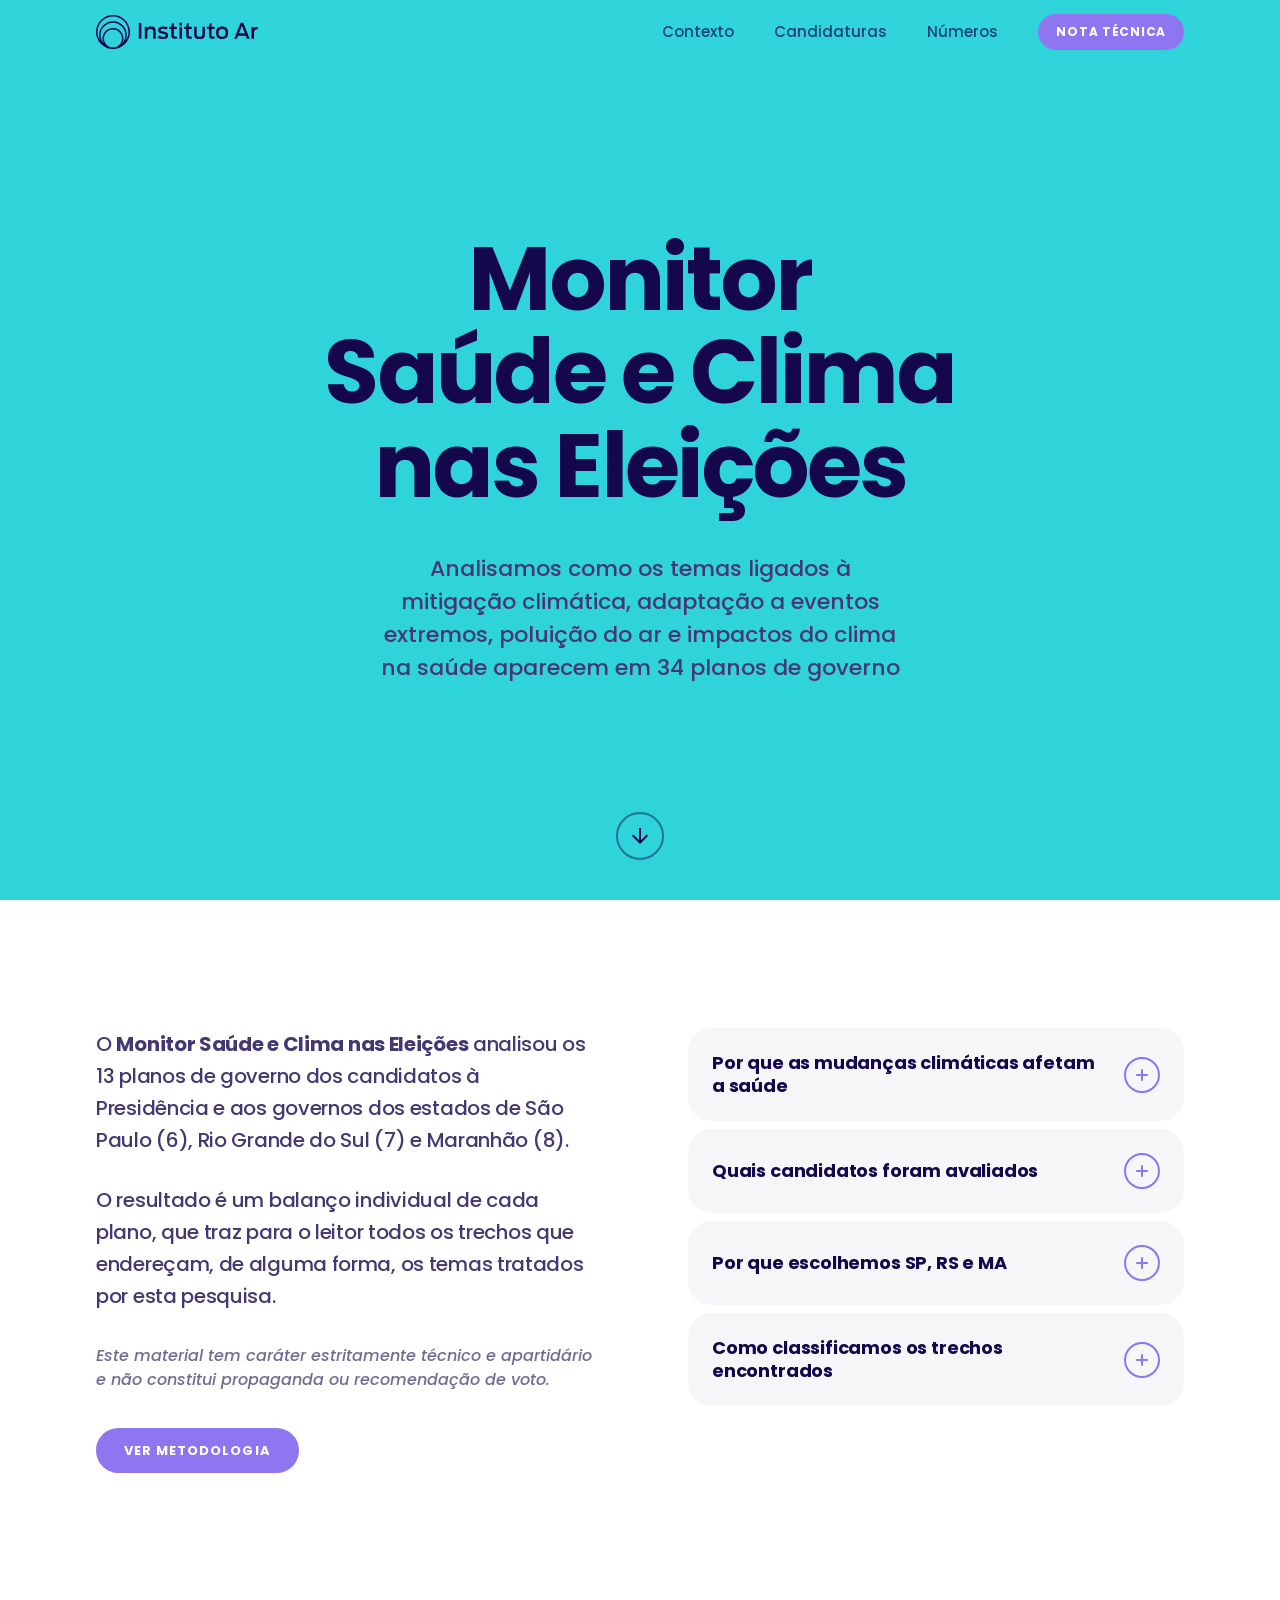
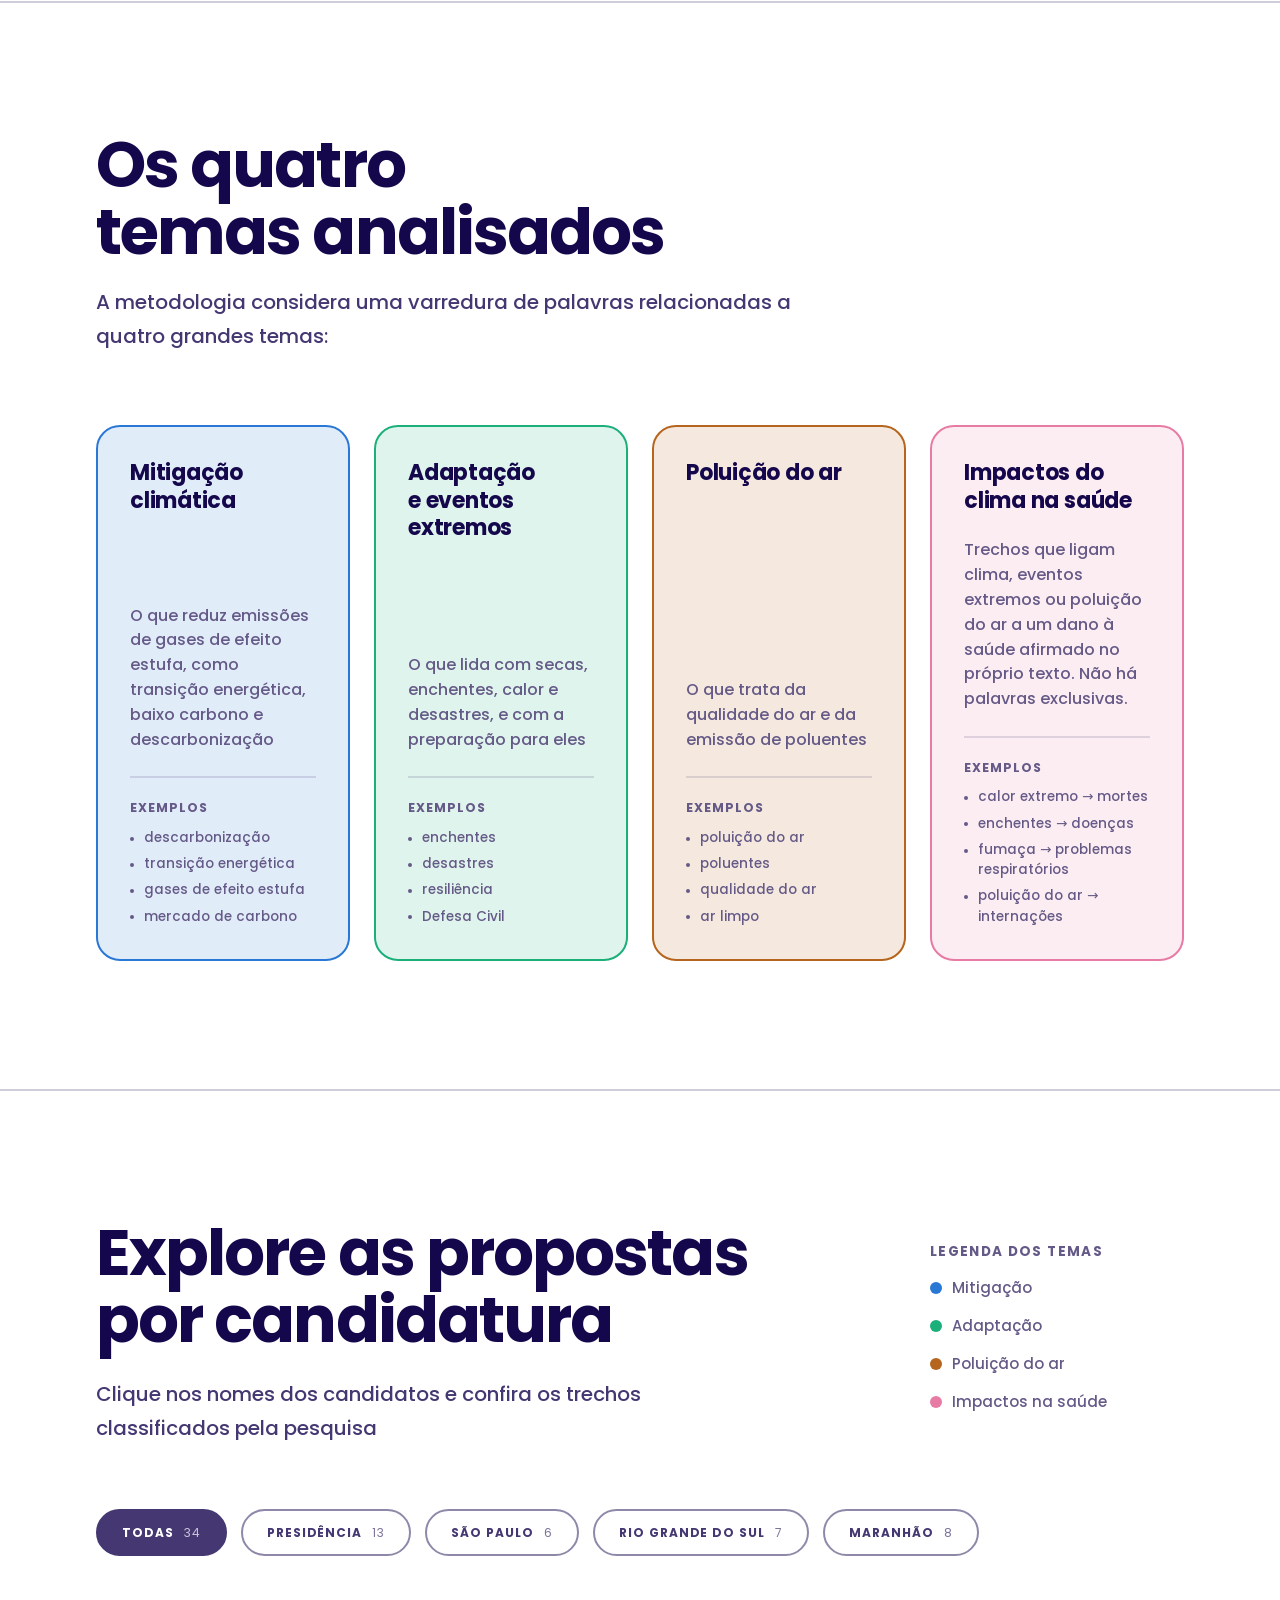
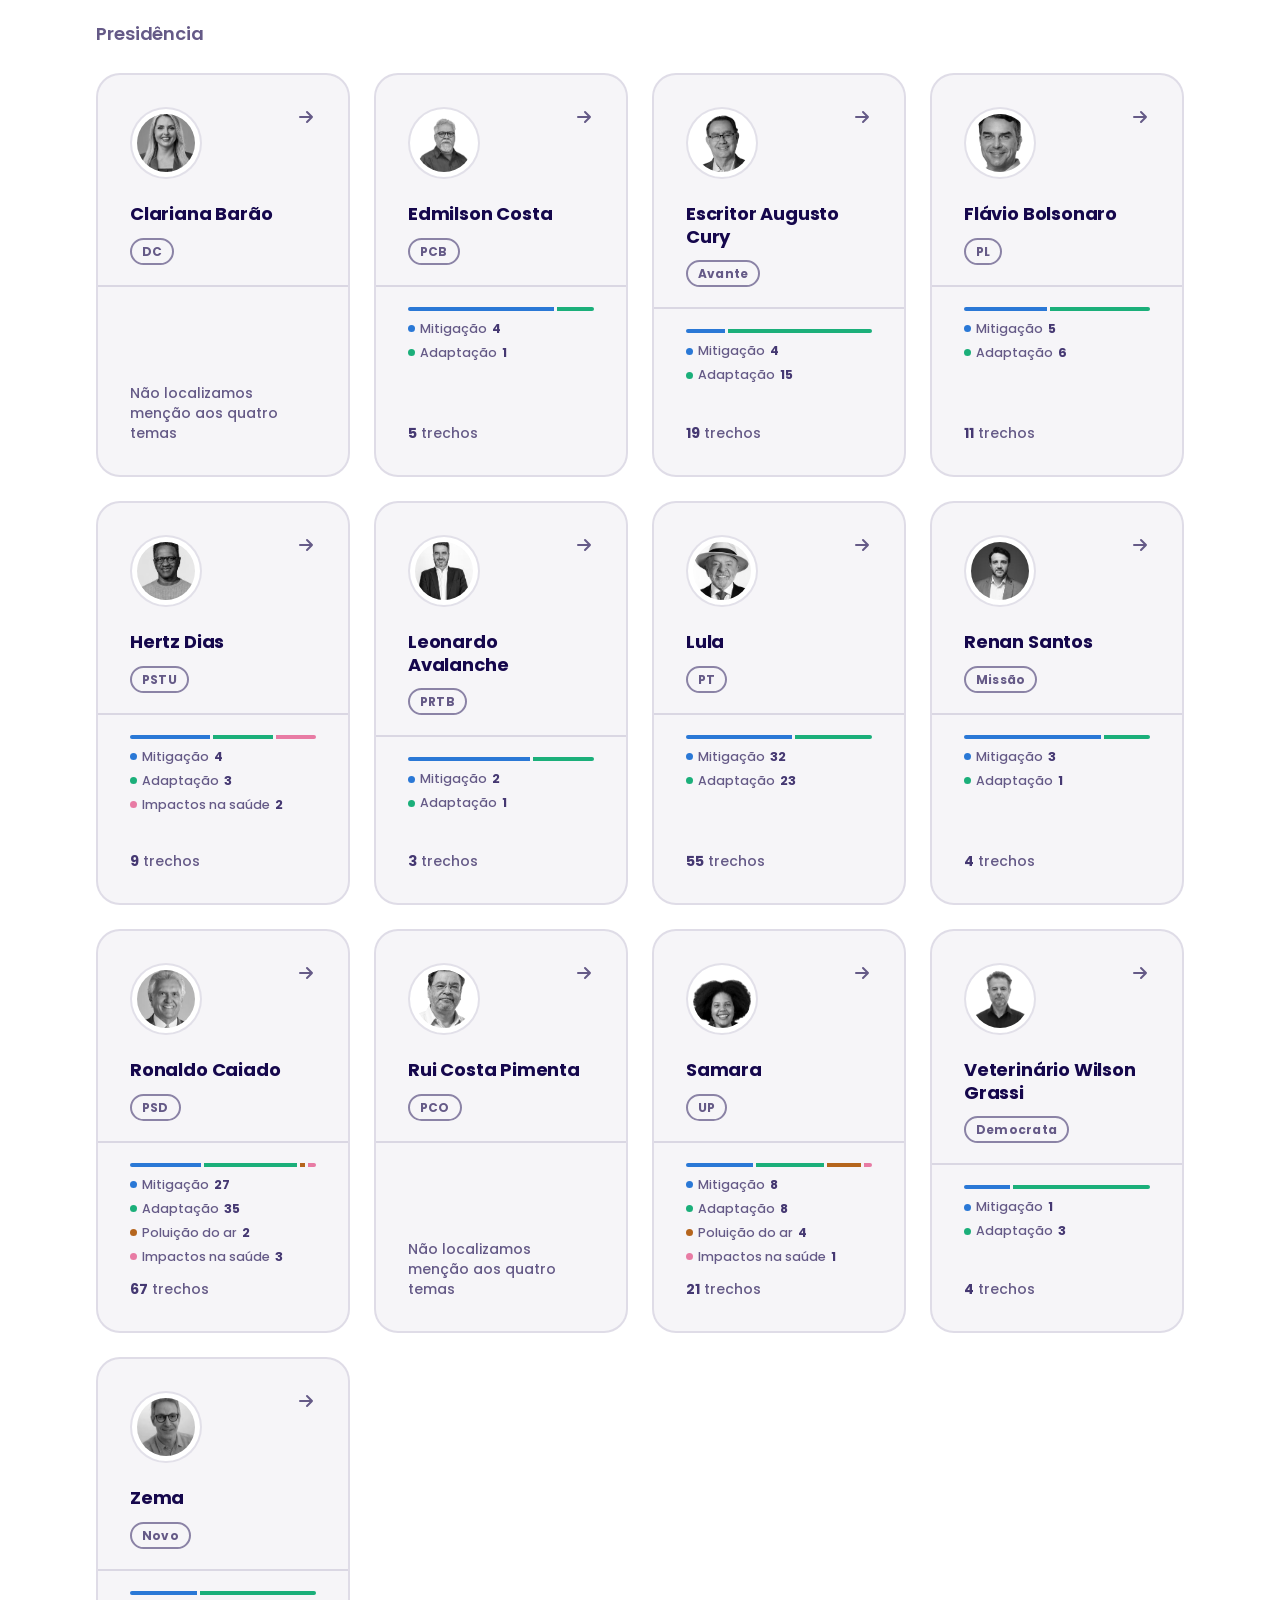
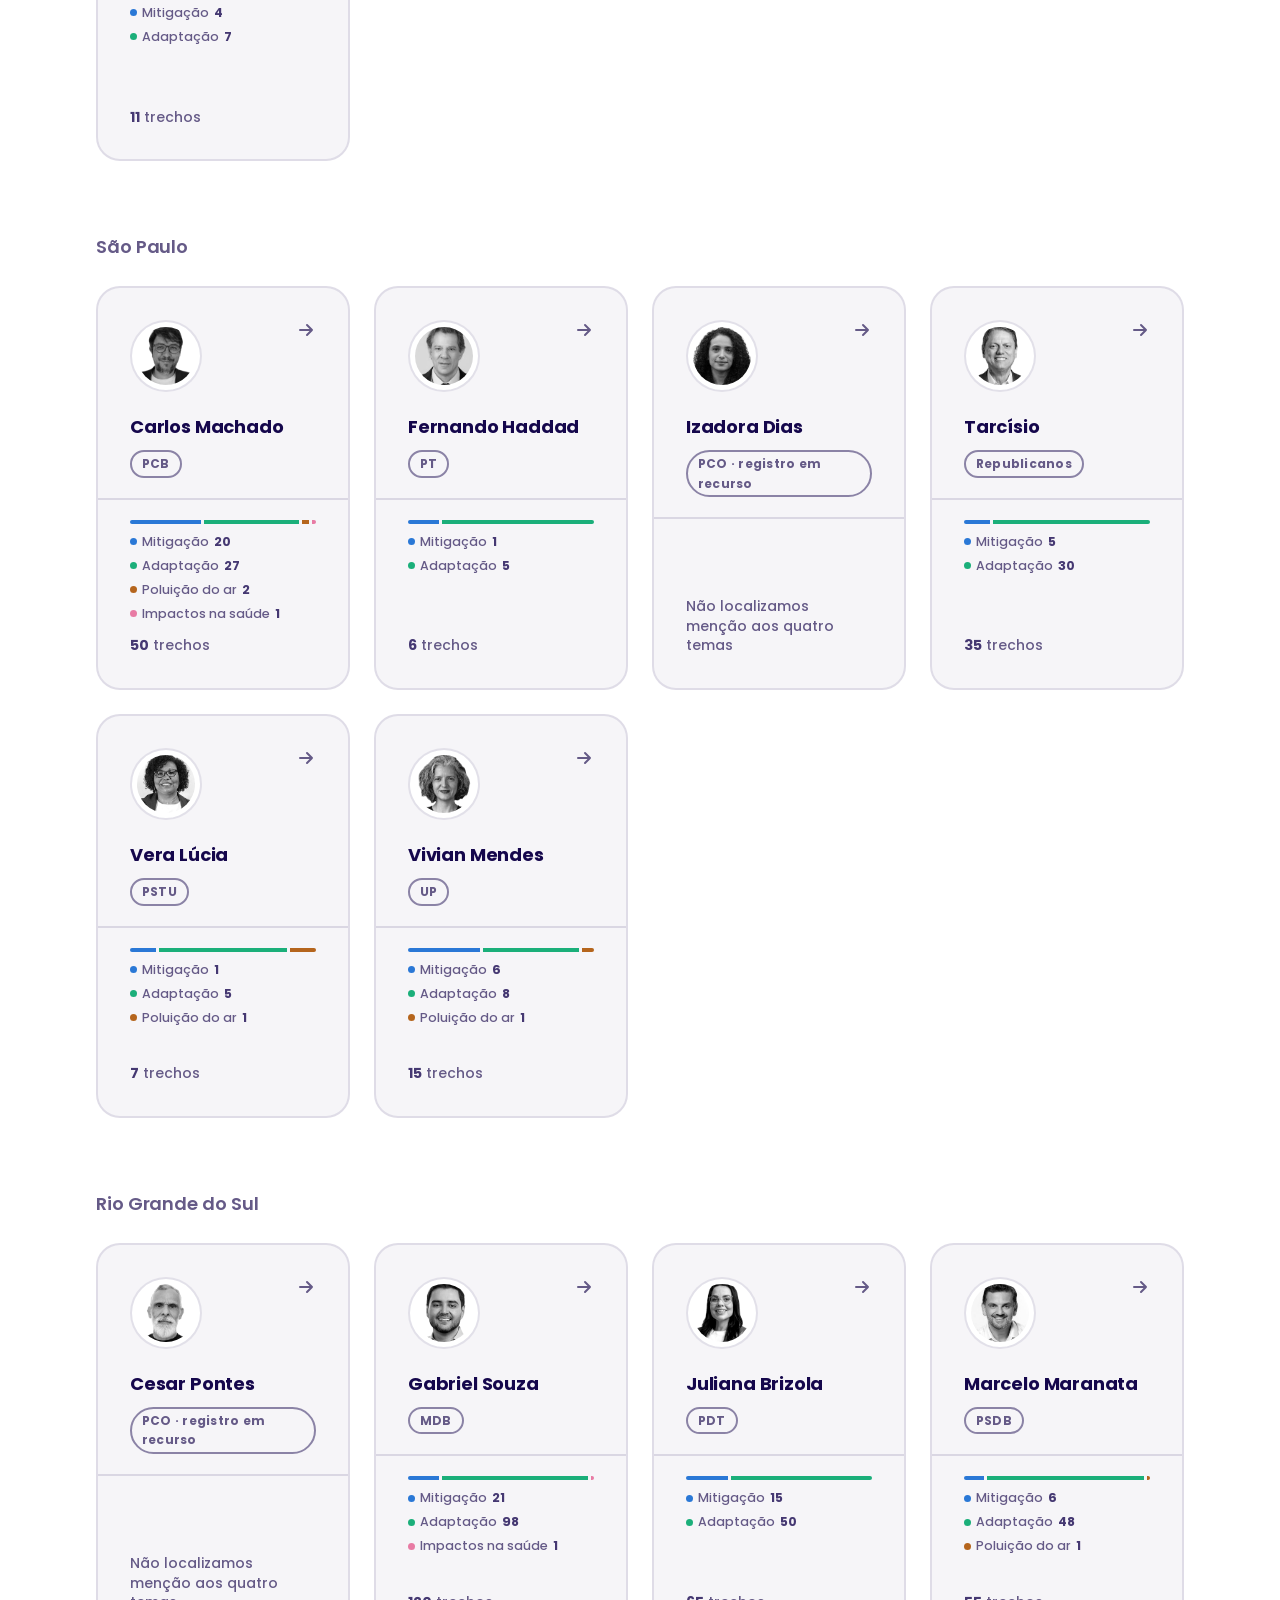
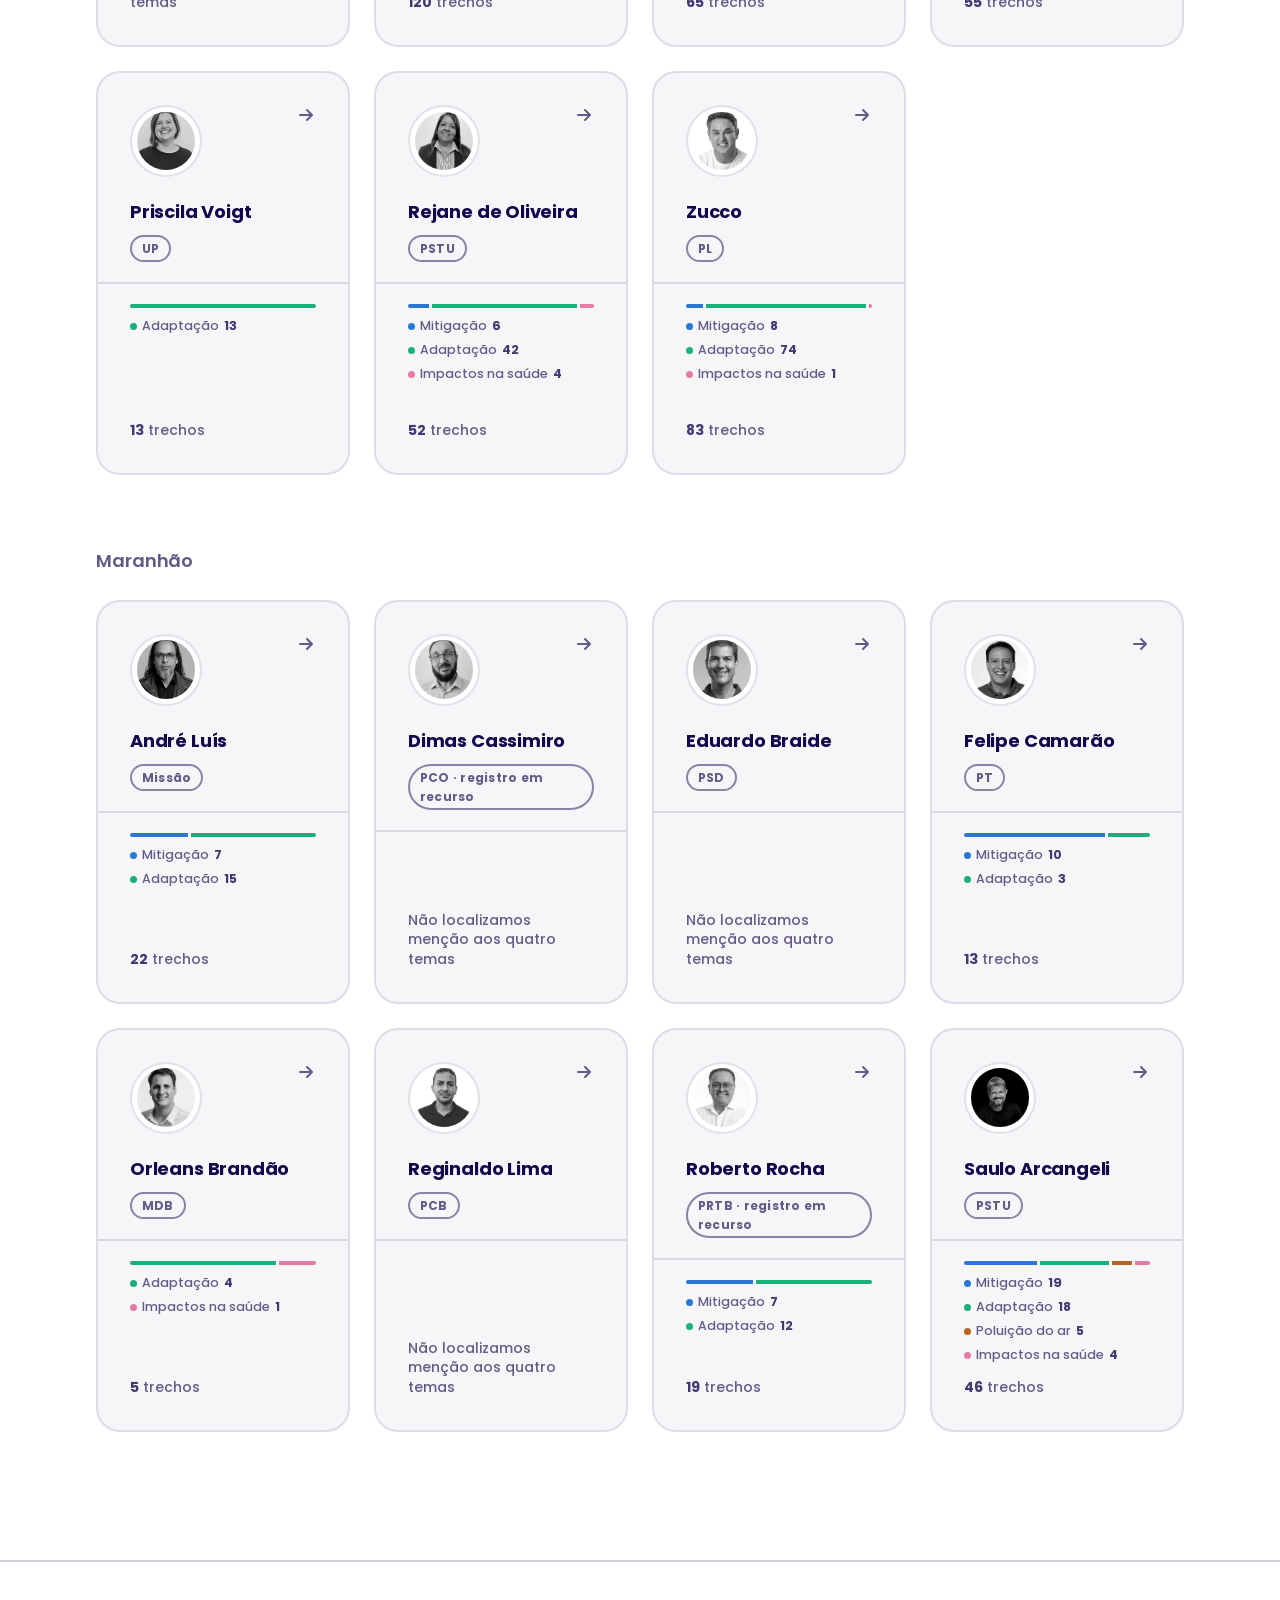
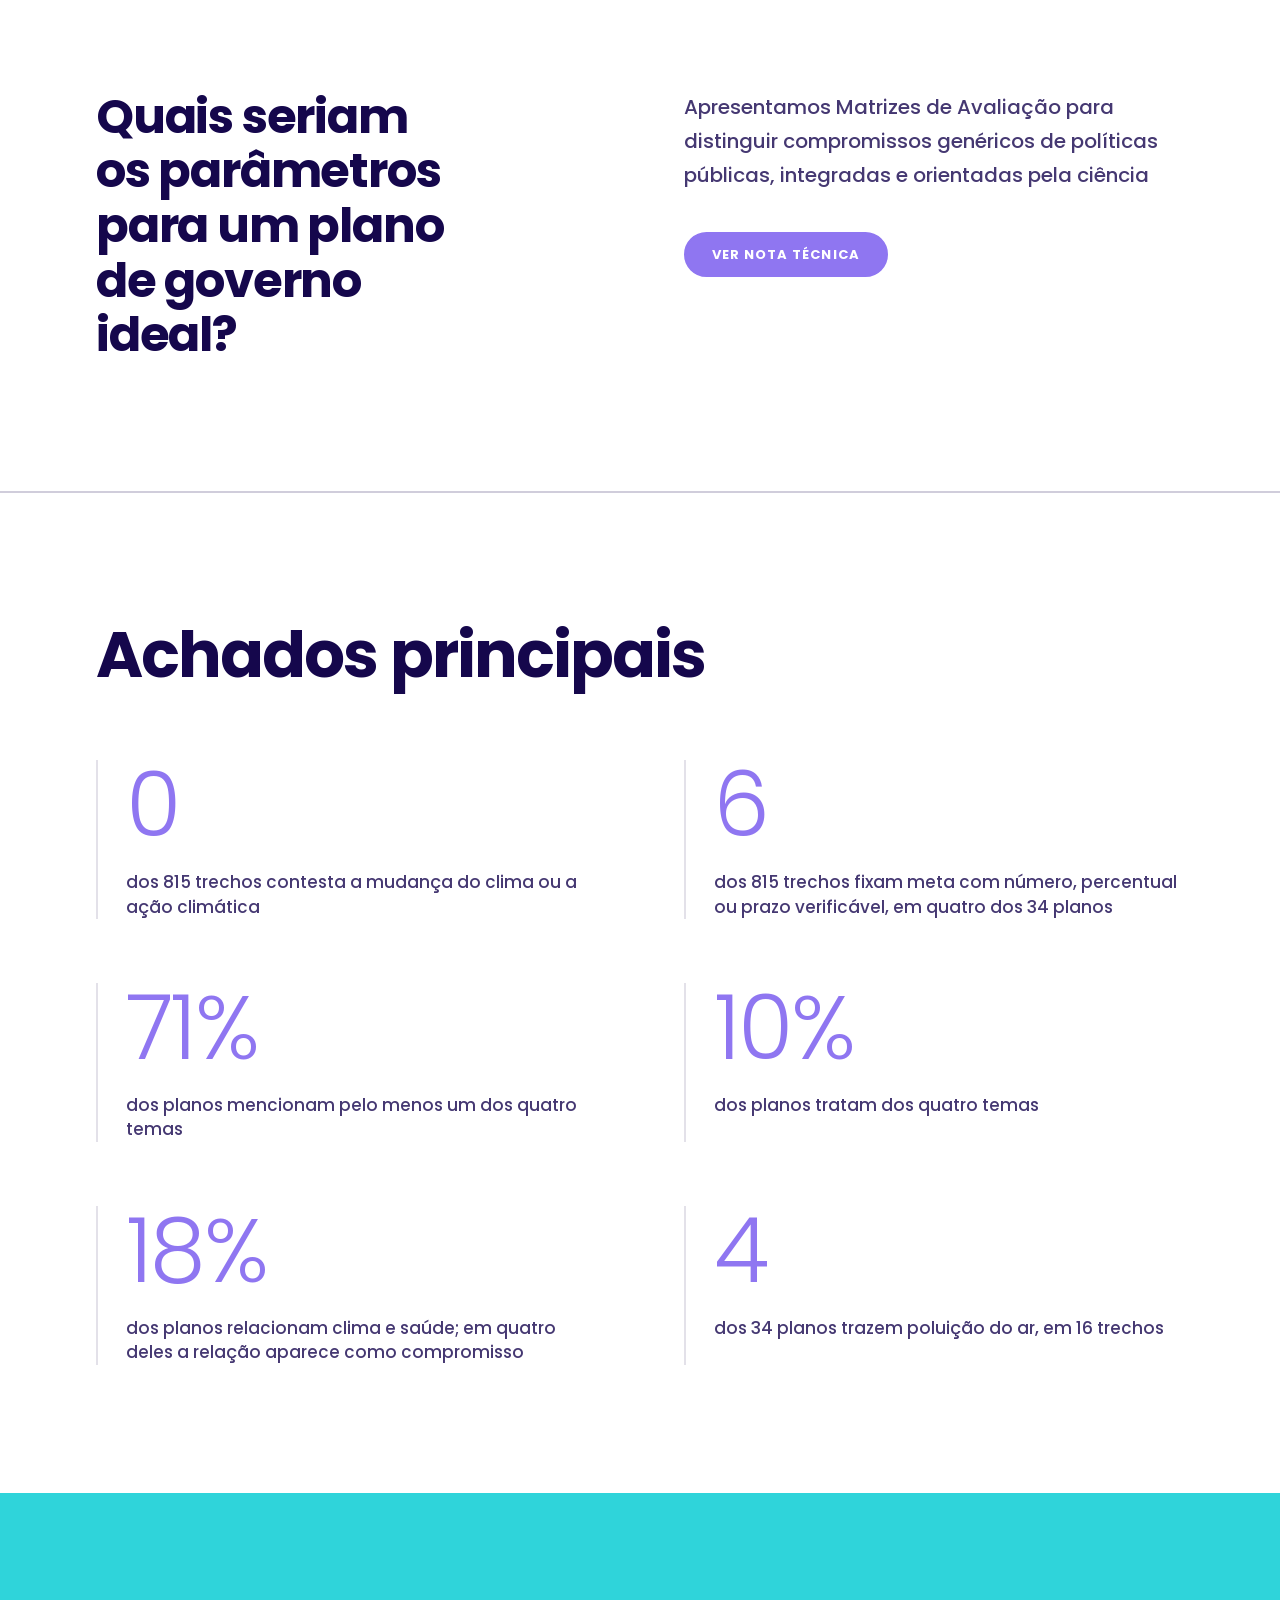
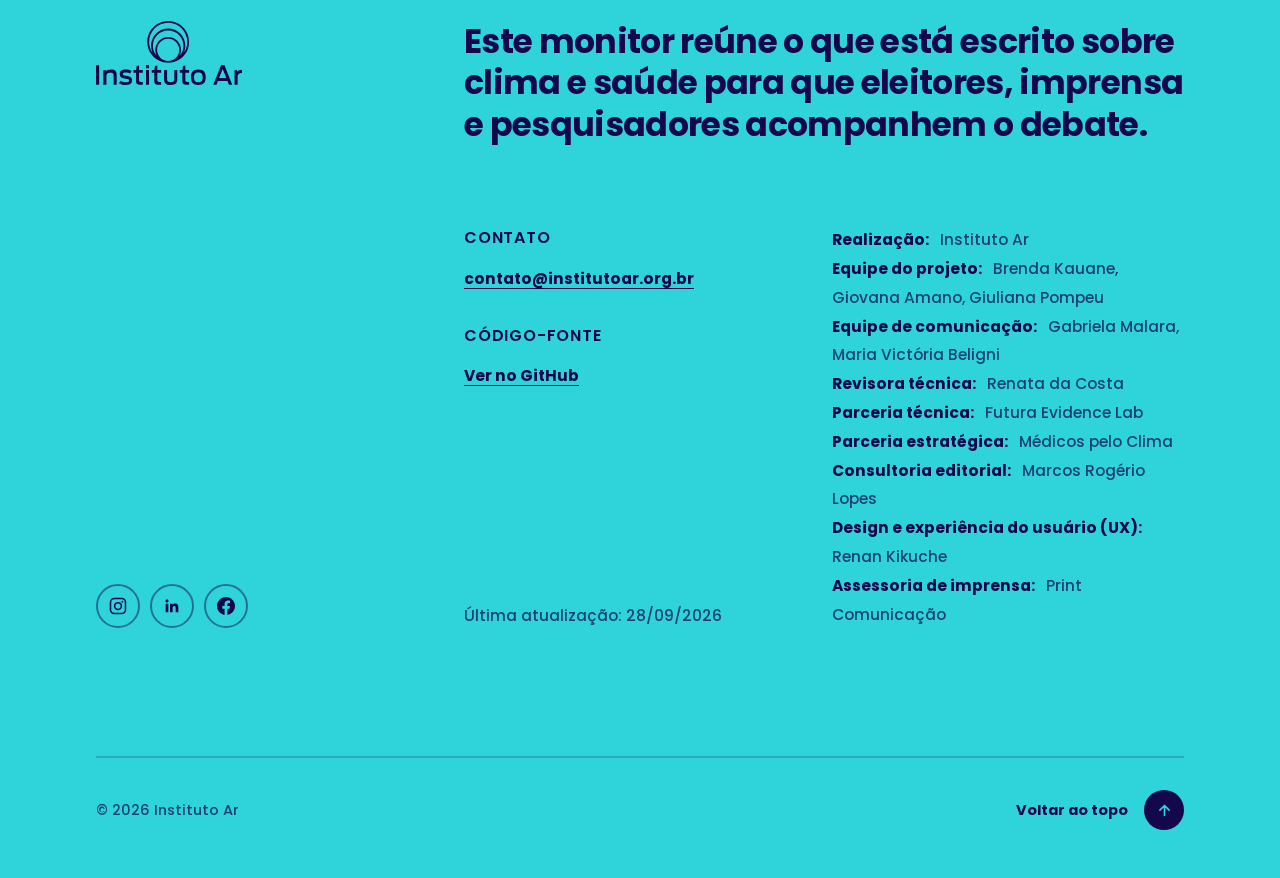
<file: site/index.html>
<!doctype html>
<html lang="pt-BR">
  <head>
    <!-- Google tag (gtag.js) -->
    <script
      async
      src="https://www.googletagmanager.com/gtag/js?id=G-20EYR1G4XJ"
    ></script>
    <script>
      window.dataLayer = window.dataLayer || [];
      function gtag() {
        dataLayer.push(arguments);
      }
      gtag("js", new Date());
      gtag("config", "G-20EYR1G4XJ");
    </script>
    <meta charset="utf-8" />
    <meta
      name="viewport"
      content="width=device-width, initial-scale=1, viewport-fit=cover"
    />
    <title>Monitor Saúde e Clima nas Eleições — Instituto Ar</title>
    <meta
      name="description"
      content="Analisamos como os temas ligados à mitigação climática, adaptação a eventos extremos, poluição do ar e impactos do clima na saúde aparecem em 34 planos de governo."
    />
    <meta property="og:type" content="website" />
    <meta property="og:locale" content="pt_BR" />
    <meta
      property="og:site_name"
      content="Monitor Saúde e Clima nas Eleições — Instituto Ar"
    />
    <meta
      property="og:title"
      content="Monitor Saúde e Clima nas Eleições — Instituto Ar"
    />
    <meta
      property="og:description"
      content="Analisamos como os temas ligados à mitigação climática, adaptação a eventos extremos, poluição do ar e impactos do clima na saúde aparecem em 34 planos de governo."
    />
    <meta
      property="og:url"
      content="https://saudeeclimanaseleicoes.institutoar.org.br/"
    />
    <meta
      property="og:image"
      content="https://saudeeclimanaseleicoes.institutoar.org.br/og-image.jpg"
    />
    <meta property="og:image:width" content="1200" />
    <meta property="og:image:height" content="630" />
    <link
      rel="icon"
      type="image/png"
      sizes="32x32"
      href="icons/favicon-32.png"
    />
    <link
      rel="icon"
      type="image/png"
      sizes="16x16"
      href="icons/favicon-16.png"
    />
    <link
      rel="apple-touch-icon"
      sizes="180x180"
      href="icons/apple-touch-icon.png"
    />
    <link rel="preconnect" href="https://fonts.googleapis.com" />
    <link rel="preconnect" href="https://fonts.gstatic.com" crossorigin />
    <link
      href="https://fonts.googleapis.com/css2?family=Poppins:wght@300;400;500;600;700&display=swap"
      rel="stylesheet"
    />
    <link rel="stylesheet" href="styles.css" />
  </head>
  <body>
    <header class="hdr on-acc" id="hdr">
      <div class="container">
        <nav class="nav" aria-label="Principal">
          <span class="brand-mark"
            ><svg
              xmlns="http://www.w3.org/2000/svg"
              viewBox="0 0 1516.01 318.68"
              role="img"
              aria-label="Instituto Ar"
            >
              <g>
                <path
                  class="ia-logo-fill"
                  d="M401.31,73.79h24.11v148.89h-24.11V73.79Z"
                />
                <path
                  class="ia-logo-fill"
                  d="M457.37,111.57l18.28-1.41,2.01,9.85c5.43-6.63,16.27-12.46,41.19-12.46,34.96,0,40.39,18.89,40.39,46.82v68.32h-23.31v-63.69c0-16.48-1.61-28.13-24.92-28.13-25.72,0-30.14,12.46-30.14,30.14v61.68h-23.51v-111.11Z"
                />
                <path
                  class="ia-logo-fill"
                  d="M576.51,211.03l12.06-18.08c12.46,8.04,27.33,11.45,39.58,11.45,18.08,0,24.92-2.61,24.92-13.86,0-9.24-6.23-11.05-24.71-14.06-26.92-4.22-45.61-8.44-45.61-35.56,0-21.3,12.26-33.35,45.61-33.35,17.48,0,33.15,3.62,44.2,10.05l-11.05,19.29c-8.24-4.42-20.09-7.64-32.55-7.64-18.49,0-23.11,4.22-23.11,11.65,0,9.04,6.03,11.25,23.11,14.06,27.93,4.62,46.82,8.04,46.82,34.36s-14.06,35.36-49.03,35.36c-17.08,0-34.96-3.42-50.23-13.66Z"
                />
                <path
                  class="ia-logo-fill"
                  d="M687.02,110.16h20.09l4.22-30.14,18.28-3.82v33.96h28.73v21.3h-28.73v55.46c0,9.44,1.21,15.07,15.67,15.07h13.06v20.7c-3.21.2-13.66.2-17.48.2-27.93,0-34.56-10.05-34.56-32.55v-58.87h-19.29v-21.3Z"
                />
                <path
                  class="ia-logo-fill"
                  d="M782.45,72.18h23.51v25.72h-23.51v-25.72ZM782.66,110.16h23.11v112.52h-23.11v-112.52Z"
                />
                <path
                  class="ia-logo-fill"
                  d="M826.46,110.16h20.09l4.22-30.14,18.28-3.82v33.96h28.73v21.3h-28.73v55.46c0,9.44,1.21,15.07,15.67,15.07h13.06v20.7c-3.21.2-13.66.2-17.48.2-27.93,0-34.56-10.05-34.56-32.55v-58.87h-19.29v-21.3Z"
                />
                <path
                  class="ia-logo-fill"
                  d="M920.28,172.85v-62.69h23.31v63.29c0,16.88.2,29.74,27.53,29.74s27.33-12.86,27.33-30.14v-62.89h22.91v62.29c0,35.16-7.03,52.24-50.23,52.24s-50.83-16.88-50.83-51.84Z"
                />
                <path
                  class="ia-logo-fill"
                  d="M1040.23,110.16h20.09l4.22-30.14,18.28-3.82v33.96h28.73v21.3h-28.73v55.46c0,9.44,1.21,15.07,15.67,15.07h13.06v20.7c-3.21.2-13.66.2-17.48.2-27.93,0-34.56-10.05-34.56-32.55v-58.87h-19.29v-21.3Z"
                />
                <path
                  class="ia-logo-fill"
                  d="M1125.42,166.22c0-38.18,15.87-58.67,56.46-58.67s56.46,20.5,56.46,58.67-15.87,58.67-56.46,58.67-56.46-20.49-56.46-58.67ZM1214.83,166.82c0-23.31-8.24-36.77-32.95-36.77s-32.95,13.46-32.95,36.77,8.04,36.97,32.95,36.97,32.95-13.66,32.95-36.97Z"
                />
                <path
                  class="ia-logo-fill"
                  d="M1355.48,72.79h24.92l59.88,149.89h-25.12l-11.05-28.53h-72.94l-11.05,28.53h-24.31l59.68-149.89ZM1395.46,171.64l-27.93-69.72-27.93,69.72h55.86Z"
                />
                <path
                  class="ia-logo-fill"
                  d="M1457.94,111.57l18.28-1.41,2.41,12.86c4.62-7.64,18.28-13.66,37.37-14.06v23.51c-26.92.2-34.56,12.86-34.56,32.35v57.87h-23.51v-111.11Z"
                />
              </g>
              <path
                class="ia-logo-symbol"
                d="M159.34,0C71.48,0,0,71.48,0,159.34s71.48,159.34,159.34,159.34,159.34-71.48,159.34-159.34S247.2,0,159.34,0ZM159.34,14c80.14,0,145.34,65.2,145.34,145.34,0,31.7-10.21,61.06-27.5,84.98,8.16-17.03,12.73-36.09,12.73-56.2,0-71.99-58.57-130.56-130.56-130.56S28.78,116.12,28.78,188.12c0,20.11,4.57,39.17,12.73,56.2-17.29-23.91-27.5-53.27-27.5-84.98C14,79.2,79.2,14,159.34,14ZM42.78,188.12c0-64.27,52.29-116.56,116.56-116.56s116.56,52.29,116.56,116.56c0,29.3-10.87,56.11-28.79,76.61,6.79-13.36,10.63-28.47,10.63-44.45,0-54.26-44.14-98.4-98.4-98.4s-98.4,44.14-98.4,98.4c0,15.99,3.83,31.09,10.63,44.45-17.92-20.5-28.79-47.31-28.79-76.61ZM74.94,220.28c0-46.54,37.86-84.4,84.4-84.4s84.4,37.86,84.4,84.4-37.86,84.4-84.4,84.4-84.4-37.86-84.4-84.4Z"
              /></svg
          ></span>
          <div>
            <a href="#contexto">Contexto</a
            ><a href="#candidaturas">Candidaturas</a
            ><a href="#numeros">Números</a
            ><a class="nav-cta" href="nota-tecnica/" data-doc="nota-tecnica"
              >Nota técnica</a
            >
          </div>
          <button
            type="button"
            class="nav-burger"
            id="nav-burger"
            aria-label="Abrir menu"
            aria-expanded="false"
            aria-controls="drawer"
          >
            <svg
              viewBox="0 0 20 20"
              fill="none"
              stroke="currentColor"
              stroke-width="2"
              stroke-linecap="round"
              aria-hidden="true"
            >
              <path d="M3 6h14M3 10h14M3 14h14" />
            </svg>
          </button>
        </nav>
      </div>
    </header>

    <div class="drawer-backdrop" id="drawer-backdrop" hidden></div>
    <nav class="drawer" id="drawer" aria-label="Menu" hidden>
      <div class="drawer-top">
        <span class="brand-mark drawer-brand"
          ><svg
            xmlns="http://www.w3.org/2000/svg"
            viewBox="0 0 1516.01 318.68"
            role="img"
            aria-label="Instituto Ar"
          >
            <g>
              <path
                class="ia-logo-fill"
                d="M401.31,73.79h24.11v148.89h-24.11V73.79Z"
              />
              <path
                class="ia-logo-fill"
                d="M457.37,111.57l18.28-1.41,2.01,9.85c5.43-6.63,16.27-12.46,41.19-12.46,34.96,0,40.39,18.89,40.39,46.82v68.32h-23.31v-63.69c0-16.48-1.61-28.13-24.92-28.13-25.72,0-30.14,12.46-30.14,30.14v61.68h-23.51v-111.11Z"
              />
              <path
                class="ia-logo-fill"
                d="M576.51,211.03l12.06-18.08c12.46,8.04,27.33,11.45,39.58,11.45,18.08,0,24.92-2.61,24.92-13.86,0-9.24-6.23-11.05-24.71-14.06-26.92-4.22-45.61-8.44-45.61-35.56,0-21.3,12.26-33.35,45.61-33.35,17.48,0,33.15,3.62,44.2,10.05l-11.05,19.29c-8.24-4.42-20.09-7.64-32.55-7.64-18.49,0-23.11,4.22-23.11,11.65,0,9.04,6.03,11.25,23.11,14.06,27.93,4.62,46.82,8.04,46.82,34.36s-14.06,35.36-49.03,35.36c-17.08,0-34.96-3.42-50.23-13.66Z"
              />
              <path
                class="ia-logo-fill"
                d="M687.02,110.16h20.09l4.22-30.14,18.28-3.82v33.96h28.73v21.3h-28.73v55.46c0,9.44,1.21,15.07,15.67,15.07h13.06v20.7c-3.21.2-13.66.2-17.48.2-27.93,0-34.56-10.05-34.56-32.55v-58.87h-19.29v-21.3Z"
              />
              <path
                class="ia-logo-fill"
                d="M782.45,72.18h23.51v25.72h-23.51v-25.72ZM782.66,110.16h23.11v112.52h-23.11v-112.52Z"
              />
              <path
                class="ia-logo-fill"
                d="M826.46,110.16h20.09l4.22-30.14,18.28-3.82v33.96h28.73v21.3h-28.73v55.46c0,9.44,1.21,15.07,15.67,15.07h13.06v20.7c-3.21.2-13.66.2-17.48.2-27.93,0-34.56-10.05-34.56-32.55v-58.87h-19.29v-21.3Z"
              />
              <path
                class="ia-logo-fill"
                d="M920.28,172.85v-62.69h23.31v63.29c0,16.88.2,29.74,27.53,29.74s27.33-12.86,27.33-30.14v-62.89h22.91v62.29c0,35.16-7.03,52.24-50.23,52.24s-50.83-16.88-50.83-51.84Z"
              />
              <path
                class="ia-logo-fill"
                d="M1040.23,110.16h20.09l4.22-30.14,18.28-3.82v33.96h28.73v21.3h-28.73v55.46c0,9.44,1.21,15.07,15.67,15.07h13.06v20.7c-3.21.2-13.66.2-17.48.2-27.93,0-34.56-10.05-34.56-32.55v-58.87h-19.29v-21.3Z"
              />
              <path
                class="ia-logo-fill"
                d="M1125.42,166.22c0-38.18,15.87-58.67,56.46-58.67s56.46,20.5,56.46,58.67-15.87,58.67-56.46,58.67-56.46-20.49-56.46-58.67ZM1214.83,166.82c0-23.31-8.24-36.77-32.95-36.77s-32.95,13.46-32.95,36.77,8.04,36.97,32.95,36.97,32.95-13.66,32.95-36.97Z"
              />
              <path
                class="ia-logo-fill"
                d="M1355.48,72.79h24.92l59.88,149.89h-25.12l-11.05-28.53h-72.94l-11.05,28.53h-24.31l59.68-149.89ZM1395.46,171.64l-27.93-69.72-27.93,69.72h55.86Z"
              />
              <path
                class="ia-logo-fill"
                d="M1457.94,111.57l18.28-1.41,2.41,12.86c4.62-7.64,18.28-13.66,37.37-14.06v23.51c-26.92.2-34.56,12.86-34.56,32.35v57.87h-23.51v-111.11Z"
              />
            </g>
            <path
              class="ia-logo-symbol"
              d="M159.34,0C71.48,0,0,71.48,0,159.34s71.48,159.34,159.34,159.34,159.34-71.48,159.34-159.34S247.2,0,159.34,0ZM159.34,14c80.14,0,145.34,65.2,145.34,145.34,0,31.7-10.21,61.06-27.5,84.98,8.16-17.03,12.73-36.09,12.73-56.2,0-71.99-58.57-130.56-130.56-130.56S28.78,116.12,28.78,188.12c0,20.11,4.57,39.17,12.73,56.2-17.29-23.91-27.5-53.27-27.5-84.98C14,79.2,79.2,14,159.34,14ZM42.78,188.12c0-64.27,52.29-116.56,116.56-116.56s116.56,52.29,116.56,116.56c0,29.3-10.87,56.11-28.79,76.61,6.79-13.36,10.63-28.47,10.63-44.45,0-54.26-44.14-98.4-98.4-98.4s-98.4,44.14-98.4,98.4c0,15.99,3.83,31.09,10.63,44.45-17.92-20.5-28.79-47.31-28.79-76.61ZM74.94,220.28c0-46.54,37.86-84.4,84.4-84.4s84.4,37.86,84.4,84.4-37.86,84.4-84.4,84.4-84.4-37.86-84.4-84.4Z"
            /></svg
        ></span>
        <button
          type="button"
          class="dlg-close"
          id="drawer-close"
          aria-label="Fechar menu"
        >
          <svg
            width="18"
            height="18"
            viewBox="0 0 18 18"
            fill="none"
            stroke="currentColor"
            stroke-width="2"
            stroke-linecap="round"
            aria-hidden="true"
          >
            <path d="M3 3l12 12M15 3L3 15" />
          </svg>
        </button>
      </div>
      <a href="#contexto">Contexto</a>
      <a href="#candidaturas">Candidaturas</a>
      <a href="#numeros">Números</a>
      <a class="nav-cta drawer-cta" href="nota-tecnica/" data-doc="nota-tecnica"
        >Nota técnica</a
      >
    </nav>

    <header class="hero" id="topo">
      <svg viewBox="0 0 640 640" aria-hidden="true">
        <circle class="ring" cx="320" cy="320" r="319" style="--d: 0s" />
        <circle class="ring" cx="320" cy="320" r="319" style="--d: -4s" />
        <circle class="ring" cx="320" cy="320" r="319" style="--d: -8s" />
        <circle class="ring" cx="320" cy="320" r="319" style="--d: -12s" />
      </svg>
      <div class="container">
        <div class="grid">
          <h1>Monitor<br />Saúde e Clima<br />nas Eleições</h1>
          <p class="sub">
            Analisamos como os temas ligados à mitigação climática, adaptação a
            eventos extremos, poluição do ar e impactos do clima na saúde
            aparecem em 34 planos de governo
          </p>
        </div>
      </div>
      <a class="scroll-cue" href="#contexto" aria-label="Rolar para o conteúdo">
        <svg viewBox="0 0 24 24" aria-hidden="true">
          <path
            d="M20 12l-1.41-1.41L13 16.17V4h-2v12.17l-5.58-5.59L4 12l8 8 8-8z"
          />
        </svg>
      </a>
    </header>

    <main>
      <!-- introdução: texto grande + accordion (fechado por padrão) -->
      <section class="sec" id="contexto" data-nav="contexto">
        <div class="container ctx-grid">
          <div class="ctx-main">
            <p class="ctx-lead">
              O <b>Monitor Saúde e Clima nas Eleições</b> analisou os 13 planos
              de governo dos candidatos à Presidência e aos governos dos estados
              de São Paulo (6), Rio Grande do Sul (7) e Maranhão (8).
            </p>
            <p class="ctx-lead">
              O resultado é um balanço individual de cada plano, que traz para o
              leitor todos os trechos que endereçam, de alguma forma, os temas
              tratados por esta pesquisa.
            </p>
            <p class="hero-disclaimer">
              <em
                >Este material tem caráter estritamente técnico e apartidário e
                não constitui propaganda ou recomendação de voto.</em
              >
            </p>
            <div class="btns">
              <a
                class="btn violet"
                href="metodologia/"
                data-doc="metodologia"
                title="Como fizemos a pesquisa"
                >Ver metodologia</a
              >
            </div>
          </div>
          <div class="acc">
            <details class="acc-item">
              <summary>
                <span class="acc-t"
                  >Por que as mudanças climáticas afetam a saúde</span
                ><span class="acc-i" aria-hidden="true"></span>
              </summary>
              <div class="acc-body">
                <div class="acc-body-in">
                  <p>
                    As mudanças climáticas afetam a saúde porque alteram as
                    condições em que vivemos. Ondas de calor, secas e enchentes
                    causam mortes, traumas e sobrecarregam o SUS.
                  </p>
                  <p>
                    Temperaturas mais altas e chuvas irregulares ampliam o
                    território de mosquitos como o Aedes aegypti, levando a
                    dengue a novas regiões e por quase todo o ano.
                  </p>
                  <p>
                    As queimadas e a queima de combustíveis fósseis poluem o ar
                    com material particulado fino agravando doenças
                    respiratórias e cardiovasculares, sobretudo em crianças,
                    idosos e populações de baixa renda.
                  </p>
                </div>
              </div>
            </details>
            <details class="acc-item">
              <summary>
                <span class="acc-t">Quais candidatos foram avaliados</span
                ><span class="acc-i" aria-hidden="true"></span>
              </summary>
              <div class="acc-body">
                <div class="acc-body-in">
                  <p>
                    Foram avaliadas as propostas registradas no Tribunal
                    Superior Eleitoral até 22 de setembro, para a eleição
                    presidencial e para as disputas aos governos de SP, RS e MA.
                  </p>
                  <p>
                    Todas as candidaturas com planos disponíveis no TSE até a
                    referida data foram consideradas, incluindo aquelas em
                    análise pelo Tribunal e com recursos cabíveis. As
                    candidaturas são apresentadas com os mesmos nomes que devem
                    aparecer nas urnas.
                  </p>
                </div>
              </div>
            </details>
            <details class="acc-item">
              <summary>
                <span class="acc-t">Por que escolhemos SP, RS e MA</span
                ><span class="acc-i" aria-hidden="true"></span>
              </summary>
              <div class="acc-body">
                <div class="acc-body-in">
                  <p>
                    <b>São Paulo:</b> Com mais de 44 milhões de habitantes, é o
                    estado mais populoso do Brasil, concentrando cerca de 21% da
                    população nacional (IBGE, 2023). Essa densidade amplifica os
                    impactos das ilhas de calor urbanas e da poluição
                    atmosférica, tornando-o laboratório ideal para avaliar
                    mitigação e adaptação urbana.
                  </p>
                  <p>
                    <b>Rio Grande do Sul:</b> Em maio de 2024, o estado sofreu
                    inundações históricas, potencializadas pela sinergia entre
                    mudanças climáticas antropogênicas e o El Niño (Clarke et
                    al., 2026; Marengo et al., 2024), com colapso hospitalar,
                    rodovias interrompidas e surtos de leptospirose.
                  </p>
                  <p>
                    <b>Maranhão:</b> Localizado na transição Amazônia-Cerrado,
                    registrou o maior número absoluto de focos de calor do
                    Brasil em 2025 (INPE, 2026). A exposição crônica a material
                    particulado fino (MP2,5) eleva morbidade respiratória e
                    cardiovascular, testando a integração entre mitigação e
                    saúde.
                  </p>
                </div>
              </div>
            </details>
            <details class="acc-item">
              <summary>
                <span class="acc-t"
                  >Como classificamos os trechos encontrados</span
                ><span class="acc-i" aria-hidden="true"></span>
              </summary>
              <div class="acc-body">
                <div class="acc-body-in">
                  <dl class="acc-selos" id="acc-selos"></dl>
                </div>
              </div>
            </details>
          </div>
        </div>
      </section>

      <!-- os quatro temas -->
      <section class="sec temas" id="temas" data-nav="contexto">
        <div class="container">
          <h2 class="t-big">Os quatro<br />temas analisados</h2>
          <p class="lead" style="margin-top: 20px">
            A metodologia considera uma varredura de palavras relacionadas a
            quatro grandes temas:
          </p>
          <ul class="temas-grid">
            <li class="tema" style="--c: var(--t-mit)">
              <h3>Mitigação climática</h3>
              <div class="tema-copy">
                <p>
                  O que reduz emissões de gases de efeito estufa, como transição
                  energética, baixo carbono e descarbonização
                </p>
                <div class="tema-exs">
                  <p class="tema-exs-label">Exemplos</p>
                  <ul class="tema-exs-list">
                    <li>descarbonização</li>
                    <li>transição energética</li>
                    <li>gases de efeito estufa</li>
                    <li>mercado de carbono</li>
                  </ul>
                </div>
              </div>
            </li>
            <li class="tema" style="--c: var(--t-ada)">
              <h3>Adaptação e eventos extremos</h3>
              <div class="tema-copy">
                <p>
                  O que lida com secas, enchentes, calor e desastres, e com a
                  preparação para eles
                </p>
                <div class="tema-exs">
                  <p class="tema-exs-label">Exemplos</p>
                  <ul class="tema-exs-list">
                    <li>enchentes</li>
                    <li>desastres</li>
                    <li>resiliência</li>
                    <li>Defesa Civil</li>
                  </ul>
                </div>
              </div>
            </li>
            <li class="tema" style="--c: var(--t-ar)">
              <h3>Poluição do ar</h3>
              <div class="tema-copy">
                <p>O que trata da qualidade do ar e da emissão de poluentes</p>
                <div class="tema-exs">
                  <p class="tema-exs-label">Exemplos</p>
                  <ul class="tema-exs-list">
                    <li>poluição do ar</li>
                    <li>poluentes</li>
                    <li>qualidade do ar</li>
                    <li>ar limpo</li>
                  </ul>
                </div>
              </div>
            </li>
            <li class="tema" style="--c: var(--t-sau)">
              <h3>Impactos do clima na saúde</h3>
              <div class="tema-copy">
                <p>
                  Trechos que ligam clima, eventos extremos ou poluição do ar a
                  um dano à saúde afirmado no próprio texto. Não há palavras
                  exclusivas.
                </p>
                <div class="tema-exs">
                  <p class="tema-exs-label">Exemplos</p>
                  <ul class="tema-exs-list">
                    <li>calor extremo → mortes</li>
                    <li>enchentes → doenças</li>
                    <li>fumaça → problemas respiratórios</li>
                    <li>poluição do ar → internações</li>
                  </ul>
                </div>
              </div>
            </li>
          </ul>
        </div>
      </section>

      <!-- ferramenta -->
      <section class="sec tool" id="candidaturas" data-nav="candidaturas">
        <div class="container grid">
          <h2 class="t-big">Explore as propostas por candidatura</h2>
          <div class="tool-lead">
            <p class="lead">
              Clique nos nomes dos candidatos e confira os trechos classificados
              pela pesquisa
            </p>
          </div>
          <div class="tlegend" id="tlegend"></div>
          <div class="wide filters" id="filters"></div>
          <div class="wide groups" id="cards"></div>
        </div>
      </section>

      <!-- nota técnica -->
      <section class="sec" id="nota-tecnica">
        <div class="container grid">
          <h2 class="t">
            Quais seriam <br class="t-br" />os parâmetros
            <br class="t-br" />para um plano <br class="t-br" />de governo
            ideal?
          </h2>
          <div class="c">
            <p class="lead">
              Apresentamos Matrizes de Avaliação para distinguir compromissos
              genéricos de políticas públicas, integradas e orientadas pela
              ciência
            </p>
            <div class="btns">
              <a
                class="btn violet"
                href="nota-tecnica/"
                data-doc="nota-tecnica"
                title="Nota técnica"
                >Ver nota técnica</a
              >
            </div>
          </div>
        </div>
      </section>

      <!-- números -->
      <section class="sec nums" id="numeros" data-nav="numeros">
        <div class="container">
          <h2 class="t-big">Achados principais</h2>
          <div class="nums-grid" id="nums"></div>
        </div>
      </section>
    </main>

    <footer class="foot">
      <div class="container foot-grid">
        <div class="foot-brand">
          <h2 class="sr">Instituto Ar</h2>
          <div class="foot-logos">
            <a
              class="foot-logo-mark"
              href="https://institutoar.org.br/"
              target="_blank"
              rel="noopener"
              aria-label="Instituto Ar"
              ><svg
                xmlns="http://www.w3.org/2000/svg"
                viewBox="0 0 1114.7 488.07"
                role="img"
                aria-hidden="true"
              >
                <g>
                  <path
                    class="ia-logo-fill"
                    d="M0,336.97h24.11v148.89H0v-148.89Z"
                  />
                  <path
                    class="ia-logo-fill"
                    d="M56.06,374.75l18.28-1.41,2.01,9.85c5.43-6.63,16.27-12.46,41.19-12.46,34.96,0,40.39,18.89,40.39,46.82v68.32h-23.31v-63.69c0-16.48-1.61-28.13-24.92-28.13-25.72,0-30.14,12.46-30.14,30.14v61.68h-23.51v-111.11Z"
                  />
                  <path
                    class="ia-logo-fill"
                    d="M175.2,474.21l12.06-18.08c12.46,8.04,27.33,11.45,39.58,11.45,18.08,0,24.92-2.61,24.92-13.86,0-9.24-6.23-11.05-24.71-14.06-26.92-4.22-45.61-8.44-45.61-35.56,0-21.3,12.26-33.35,45.61-33.35,17.48,0,33.15,3.62,44.2,10.05l-11.05,19.29c-8.24-4.42-20.09-7.64-32.55-7.64-18.49,0-23.11,4.22-23.11,11.65,0,9.04,6.03,11.25,23.11,14.06,27.93,4.62,46.82,8.04,46.82,34.36s-14.06,35.36-49.03,35.36c-17.08,0-34.96-3.42-50.23-13.66Z"
                  />
                  <path
                    class="ia-logo-fill"
                    d="M285.71,373.34h20.09l4.22-30.14,18.28-3.82v33.96h28.73v21.3h-28.73v55.46c0,9.44,1.21,15.07,15.67,15.07h13.06v20.7c-3.21.2-13.66.2-17.48.2-27.93,0-34.56-10.05-34.56-32.55v-58.87h-19.29v-21.3Z"
                  />
                  <path
                    class="ia-logo-fill"
                    d="M381.14,335.37h23.51v25.72h-23.51v-25.72ZM381.34,373.34h23.11v112.52h-23.11v-112.52Z"
                  />
                  <path
                    class="ia-logo-fill"
                    d="M425.14,373.34h20.09l4.22-30.14,18.28-3.82v33.96h28.73v21.3h-28.73v55.46c0,9.44,1.21,15.07,15.67,15.07h13.06v20.7c-3.21.2-13.66.2-17.48.2-27.93,0-34.56-10.05-34.56-32.55v-58.87h-19.29v-21.3Z"
                  />
                  <path
                    class="ia-logo-fill"
                    d="M518.97,436.03v-62.69h23.31v63.29c0,16.88.2,29.74,27.53,29.74s27.33-12.86,27.33-30.14v-62.89h22.91v62.29c0,35.16-7.03,52.24-50.23,52.24s-50.83-16.88-50.83-51.84Z"
                  />
                  <path
                    class="ia-logo-fill"
                    d="M638.92,373.34h20.09l4.22-30.14,18.28-3.82v33.96h28.73v21.3h-28.73v55.46c0,9.44,1.21,15.07,15.67,15.07h13.06v20.7c-3.21.2-13.66.2-17.48.2-27.93,0-34.56-10.05-34.56-32.55v-58.87h-19.29v-21.3Z"
                  />
                  <path
                    class="ia-logo-fill"
                    d="M724.11,429.4c0-38.18,15.87-58.67,56.46-58.67s56.46,20.5,56.46,58.67-15.87,58.67-56.46,58.67-56.46-20.49-56.46-58.67ZM813.52,430c0-23.31-8.24-36.77-32.95-36.77s-32.95,13.46-32.95,36.77,8.04,36.97,32.95,36.97,32.95-13.66,32.95-36.97Z"
                  />
                  <path
                    class="ia-logo-fill"
                    d="M954.16,335.97h24.92l59.88,149.89h-25.12l-11.05-28.53h-72.94l-11.05,28.53h-24.31l59.68-149.89ZM994.15,434.83l-27.93-69.72-27.93,69.72h55.86Z"
                  />
                  <path
                    class="ia-logo-fill"
                    d="M1056.63,374.75l18.28-1.41,2.41,12.86c4.62-7.63,18.28-13.66,37.37-14.06v23.51c-26.92.2-34.56,12.86-34.56,32.35v57.87h-23.51v-111.11Z"
                  />
                </g>
                <path
                  class="ia-logo-symbol"
                  d="M550.62,0c-87.86,0-159.34,71.48-159.34,159.34s71.48,159.34,159.34,159.34,159.34-71.48,159.34-159.34S638.48,0,550.62,0ZM550.62,14c80.14,0,145.34,65.2,145.34,145.34,0,31.7-10.21,61.06-27.5,84.98,8.16-17.03,12.73-36.09,12.73-56.2,0-71.99-58.57-130.56-130.56-130.56s-130.56,58.57-130.56,130.56c0,20.11,4.57,39.17,12.73,56.2-17.29-23.91-27.5-53.27-27.5-84.98,0-80.14,65.2-145.34,145.34-145.34ZM434.05,188.12c0-64.27,52.29-116.56,116.56-116.56s116.56,52.29,116.56,116.56c0,29.3-10.87,56.11-28.79,76.61,6.79-13.36,10.63-28.47,10.63-44.45,0-54.26-44.14-98.4-98.4-98.4s-98.4,44.14-98.4,98.4c0,15.99,3.83,31.09,10.63,44.45-17.92-20.5-28.79-47.31-28.79-76.61ZM466.21,220.28c0-46.54,37.86-84.4,84.4-84.4s84.4,37.86,84.4,84.4-37.86,84.4-84.4,84.4-84.4-37.86-84.4-84.4Z"
                /></svg
            ></a>
          </div>
          <div class="share-block">
            <div class="share" role="group" aria-label="Redes sociais">
              <a
                href="https://www.instagram.com/institutoaroficial/"
                target="_blank"
                rel="noopener"
                aria-label="Instituto Ar no Instagram"
                title="Instagram"
                ><svg viewBox="0 0 24 24" aria-hidden="true">
                  <rect
                    x="2"
                    y="2"
                    width="20"
                    height="20"
                    rx="5"
                    fill="none"
                    stroke="currentColor"
                    stroke-width="2"
                  />
                  <circle
                    cx="12"
                    cy="12"
                    r="4.5"
                    fill="none"
                    stroke="currentColor"
                    stroke-width="2"
                  />
                  <circle cx="17.8" cy="6.2" r="1.3" /></svg
              ></a>
              <a
                href="https://www.linkedin.com/company/instituto-ar"
                target="_blank"
                rel="noopener"
                aria-label="Instituto Ar no LinkedIn"
                title="LinkedIn"
                ><svg viewBox="0 0 24 24" aria-hidden="true">
                  <path
                    d="M20.447 20.452h-3.554v-5.569c0-1.328-.027-3.037-1.852-3.037-1.853 0-2.136 1.445-2.136 2.939v5.667H9.351V9h3.414v1.561h.046c.477-.9 1.637-1.85 3.37-1.85 3.601 0 4.267 2.37 4.267 5.455v6.286zM5.337 7.433c-1.144 0-2.063-.926-2.063-2.065 0-1.138.92-2.063 2.063-2.063 1.14 0 2.064.925 2.064 2.063 0 1.139-.925 2.065-2.064 2.065zm1.782 13.019H3.555V9h3.564v11.452z"
                  /></svg
              ></a>
              <a
                href="https://www.facebook.com/institutoaroficial/"
                target="_blank"
                rel="noopener"
                aria-label="Instituto Ar no Facebook"
                title="Facebook"
                ><svg viewBox="0 0 24 24" aria-hidden="true">
                  <path
                    d="M24 12.073c0-6.627-5.373-12-12-12s-12 5.373-12 12c0 5.99 4.388 10.954 10.125 11.854v-8.385H7.078v-3.47h3.047V9.43c0-3.007 1.792-4.669 4.533-4.669 1.312 0 2.686.235 2.686.235v2.953H15.83c-1.491 0-1.956.925-1.956 1.874v2.25h3.328l-.532 3.47h-2.796v8.385C19.612 23.027 24 18.062 24 12.073z"
                  /></svg
              ></a>
            </div>
            <span
              class="share-msg"
              id="share-msg"
              role="status"
              aria-live="polite"
            ></span>
          </div>
        </div>
        <div class="foot-text">
          <p class="foot-close">
            Este monitor reúne o que está escrito sobre clima e saúde para que
            eleitores, imprensa e pesquisadores acompanhem o debate.
          </p>
          <div class="foot-info">
            <div class="foot-info-links">
              <div>
                <h3>Contato</h3>
                <p>
                  <a href="mailto:contato@institutoar.org.br"
                    >contato@institutoar.org.br</a
                  >
                </p>
              </div>
              <div>
                <h3>Código-fonte</h3>
                <p>
                  <a
                    href="https://github.com/institutoar/saude-e-clima-nas-eleicoes"
                    target="_blank"
                    rel="noopener"
                    >Ver no GitHub</a
                  >
                </p>
              </div>
              <p class="foot-atualizacao">Última atualização: 28/09/2026</p>
            </div>
            <dl class="foot-ficha-list">
              <div>
                <dt>Realização:</dt>
                <dd>Instituto Ar</dd>
              </div>
              <div>
                <dt>Equipe do projeto:</dt>
                <dd>Brenda Kauane, Giovana Amano, Giuliana Pompeu</dd>
              </div>
              <div>
                <dt>Equipe de comunicação:</dt>
                <dd>Gabriela Malara, Maria Victória Beligni</dd>
              </div>
              <div>
                <dt>Revisora técnica:</dt>
                <dd>Renata da Costa</dd>
              </div>
              <div>
                <dt>Parceria técnica:</dt>
                <dd>Futura Evidence Lab</dd>
              </div>
              <div>
                <dt>Parceria estratégica:</dt>
                <dd>Médicos pelo Clima</dd>
              </div>
              <div>
                <dt>Consultoria editorial:</dt>
                <dd>Marcos Rogério Lopes</dd>
              </div>
              <div>
                <dt>Design e experiência do usuário (UX):</dt>
                <dd>Renan Kikuche</dd>
              </div>
              <div>
                <dt>Assessoria de imprensa:</dt>
                <dd>Print Comunicação</dd>
              </div>
            </dl>
          </div>
        </div>
        <div class="foot-bottom">
          <span class="foot-copy"><span>© 2026 Instituto Ar</span></span>
          <a class="foot-top" href="#topo"
            ><span>Voltar ao topo</span
            ><i aria-hidden="true"
              ><svg
                width="15"
                height="15"
                viewBox="0 0 18 18"
                fill="none"
                stroke="currentColor"
                stroke-width="2"
                stroke-linecap="round"
                stroke-linejoin="round"
              >
                <path d="M9 15V3M3.5 8.5 9 3l5.5 5.5" /></svg></i
          ></a>
        </div>
      </div>
    </footer>

    <dialog class="dlg" id="cand" aria-labelledby="cand-titulo">
      <div class="dlg-inner">
        <header class="dlg-head">
          <div class="dlg-top">
            <div class="dlg-id">
              <span class="avatar" id="cand-avatar" aria-hidden="true"></span>
              <div>
                <h2 id="cand-titulo"></h2>
                <p class="dlg-sub" id="cand-sub"></p>
              </div>
            </div>
            <button type="button" class="dlg-close" aria-label="Fechar">
              <svg
                width="18"
                height="18"
                viewBox="0 0 18 18"
                fill="none"
                stroke="currentColor"
                stroke-width="2"
                stroke-linecap="round"
                aria-hidden="true"
              >
                <path d="M3 3l12 12M15 3L3 15" />
              </svg>
            </button>
          </div>
          <div class="nat-bar" id="cand-natbar"></div>
          <div
            class="dlg-filters"
            id="cand-filters"
            role="group"
            aria-label="Filtrar por tema"
          ></div>
          <p class="dlg-status" id="cand-status" aria-live="polite"></p>
        </header>
        <div class="dlg-body" id="cand-body"></div>
      </div>
      <div class="pop" id="pop" role="status" hidden></div>
    </dialog>

    <dialog class="dlg dlg-doc" id="doc" aria-labelledby="doc-titulo">
      <div class="dlg-inner">
        <header class="dlg-head doc-head">
          <div class="dlg-top">
            <h2 id="doc-titulo"></h2>
            <button type="button" class="dlg-close" aria-label="Fechar">
              <svg
                width="18"
                height="18"
                viewBox="0 0 18 18"
                fill="none"
                stroke="currentColor"
                stroke-width="2"
                stroke-linecap="round"
                aria-hidden="true"
              >
                <path d="M3 3l12 12M15 3L3 15" />
              </svg>
            </button>
          </div>
        </header>
        <div class="dlg-body doc-body" id="doc-body">
          <div class="doc-body-inner" id="doc-body-inner"></div>
        </div>
      </div>
    </dialog>

    <script src="dados.js"></script>
    <script src="app.js"></script>
  </body>
</html>
</file>
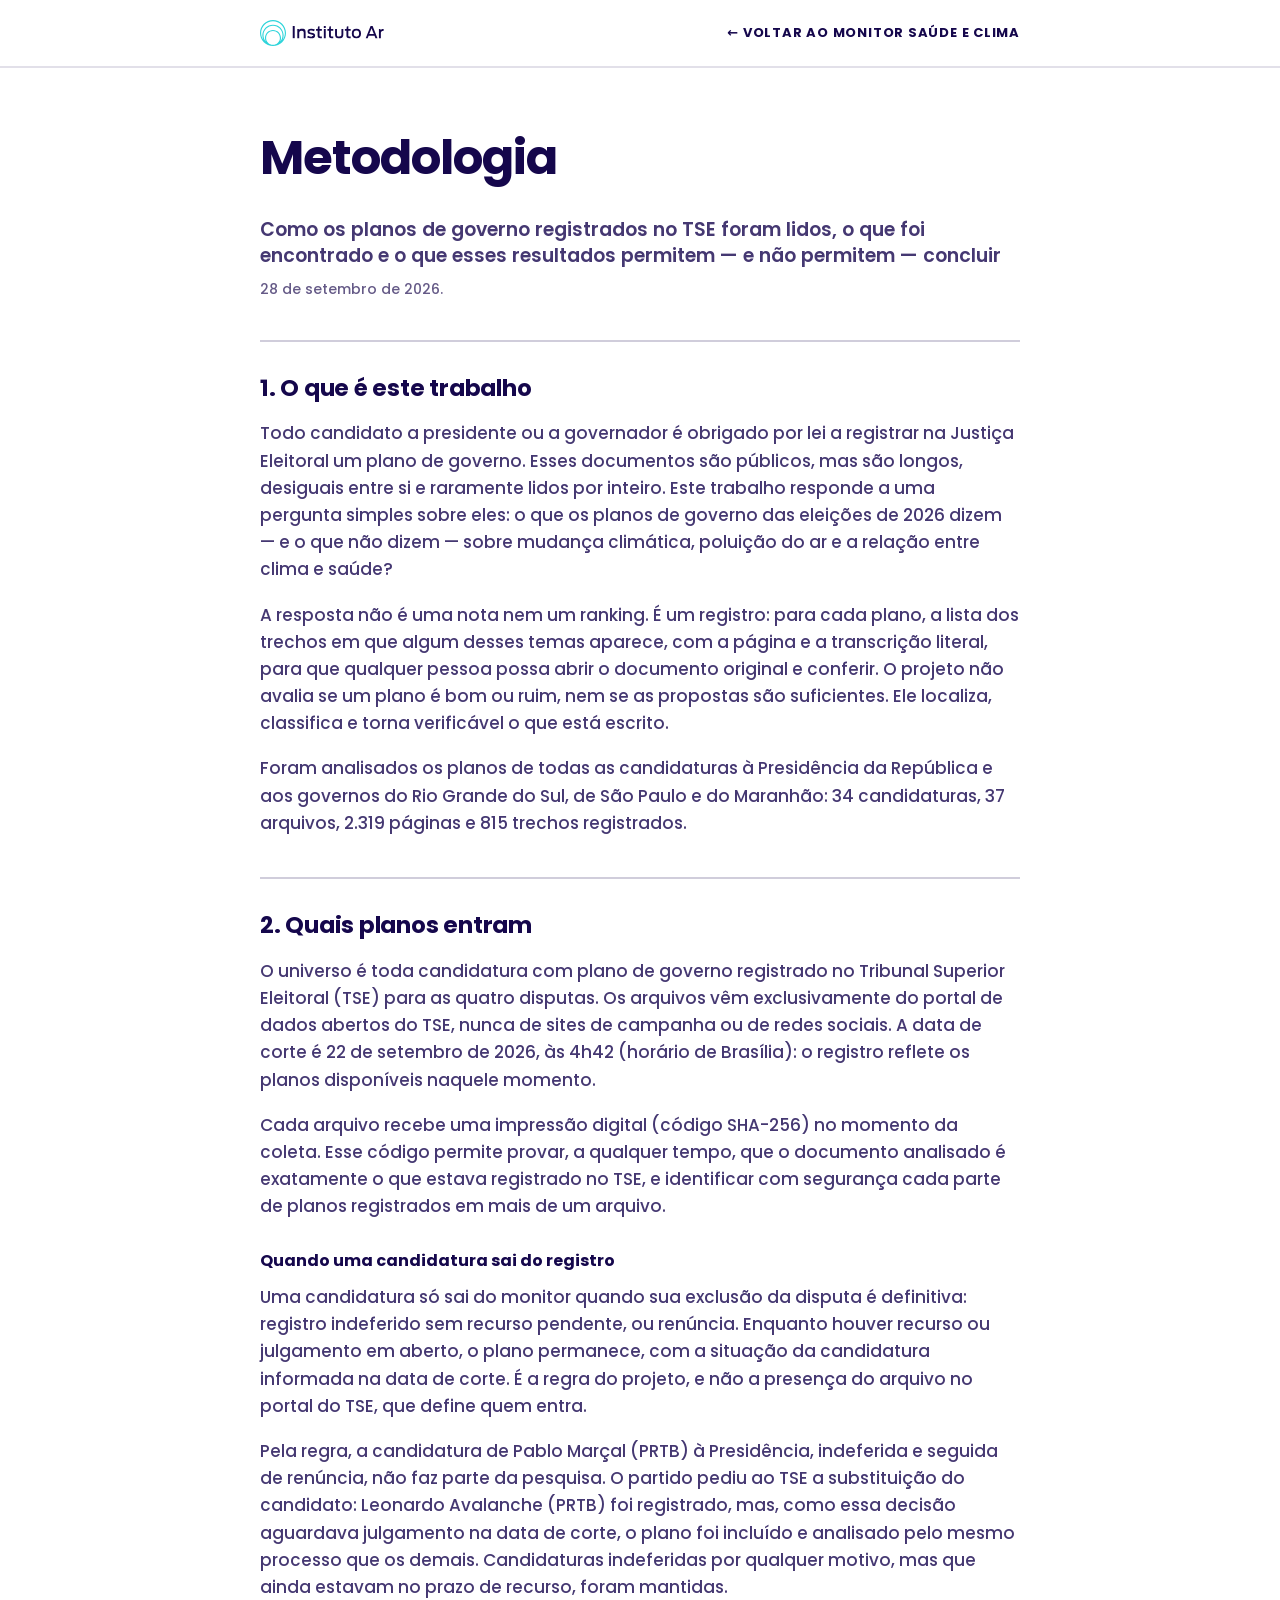
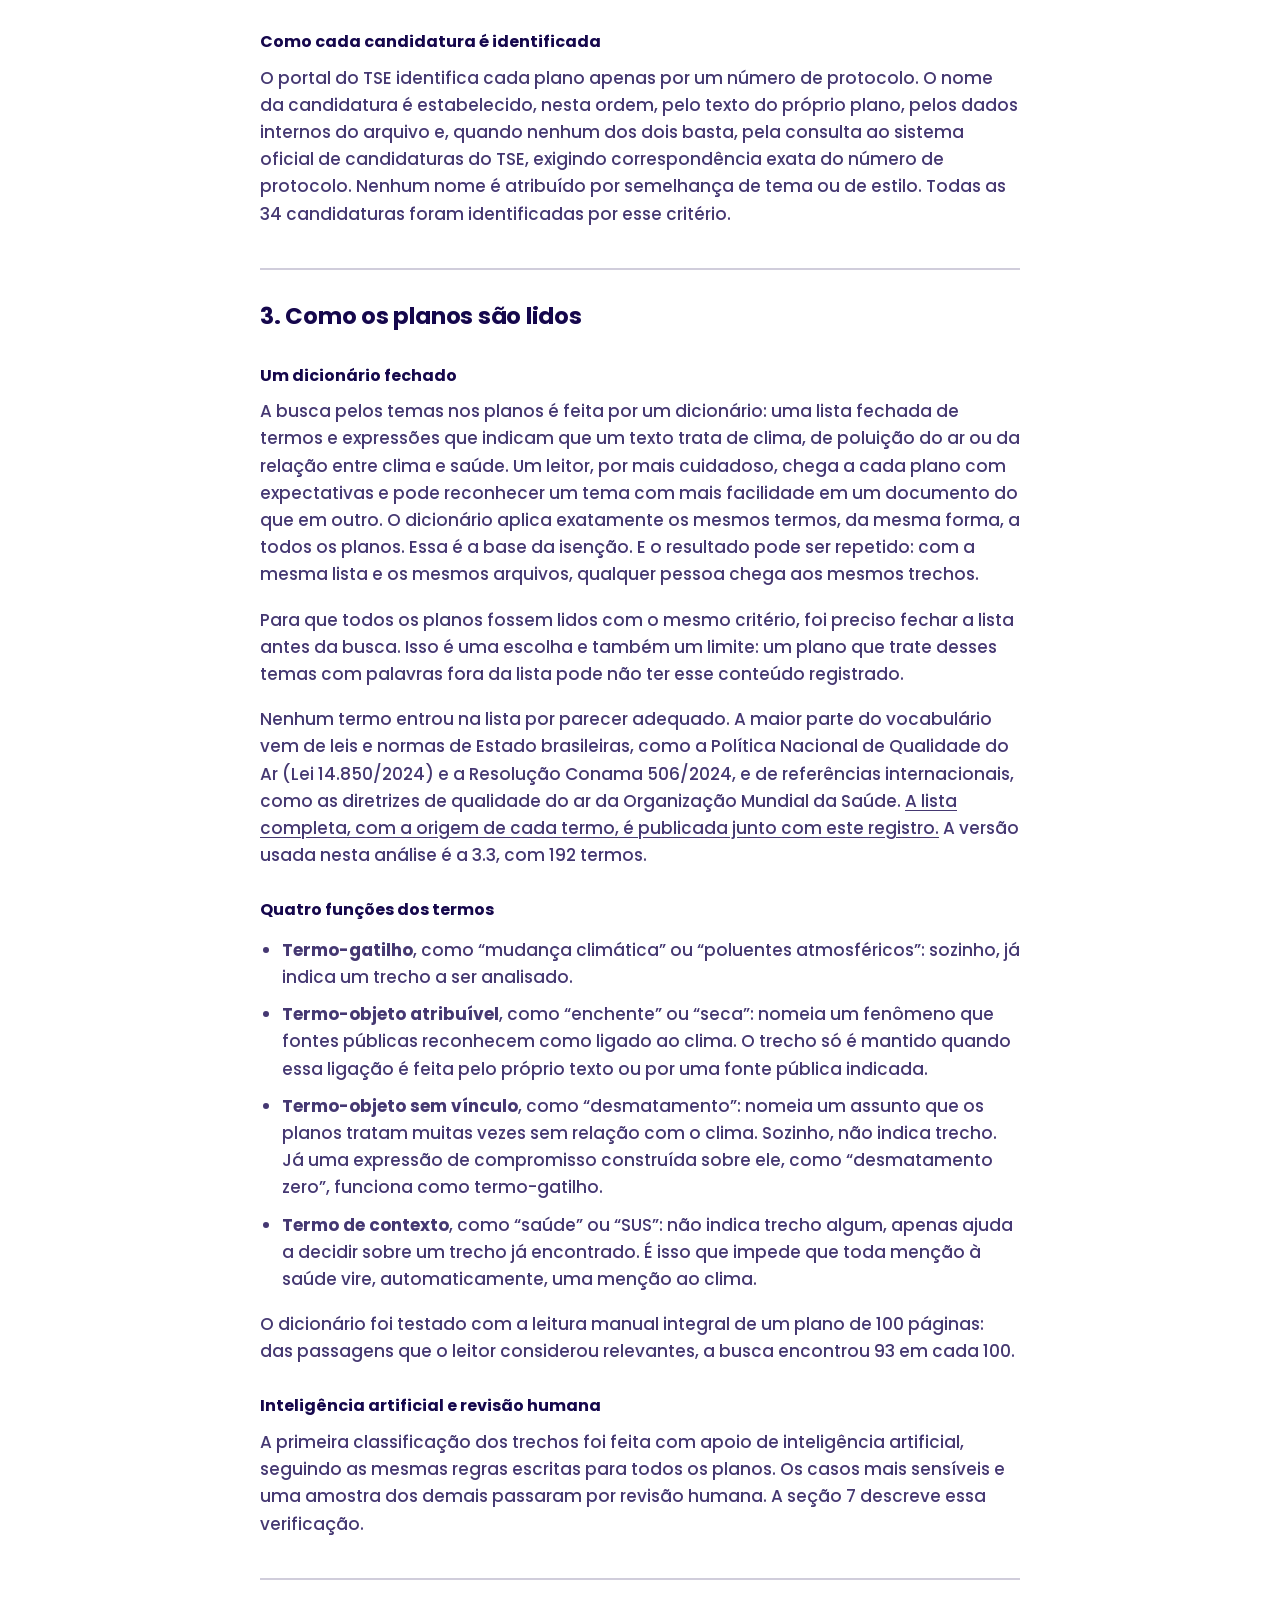
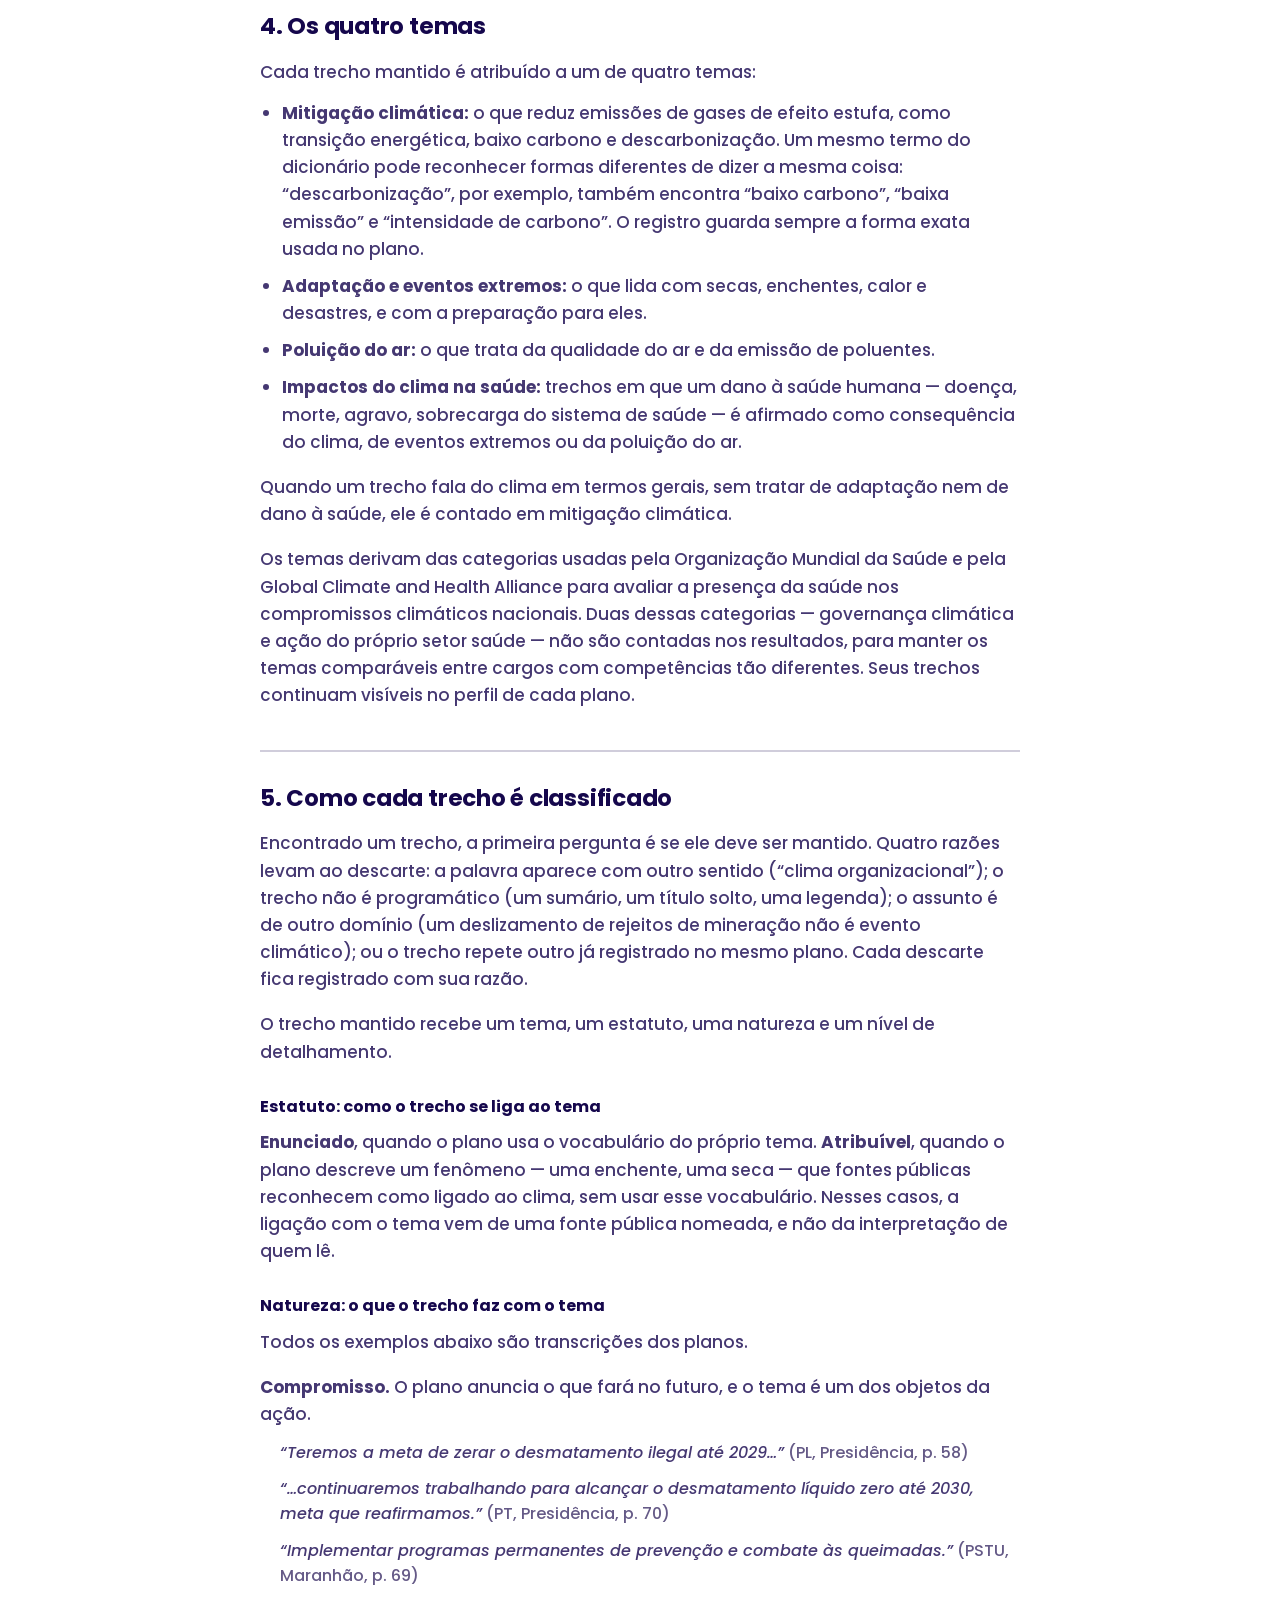
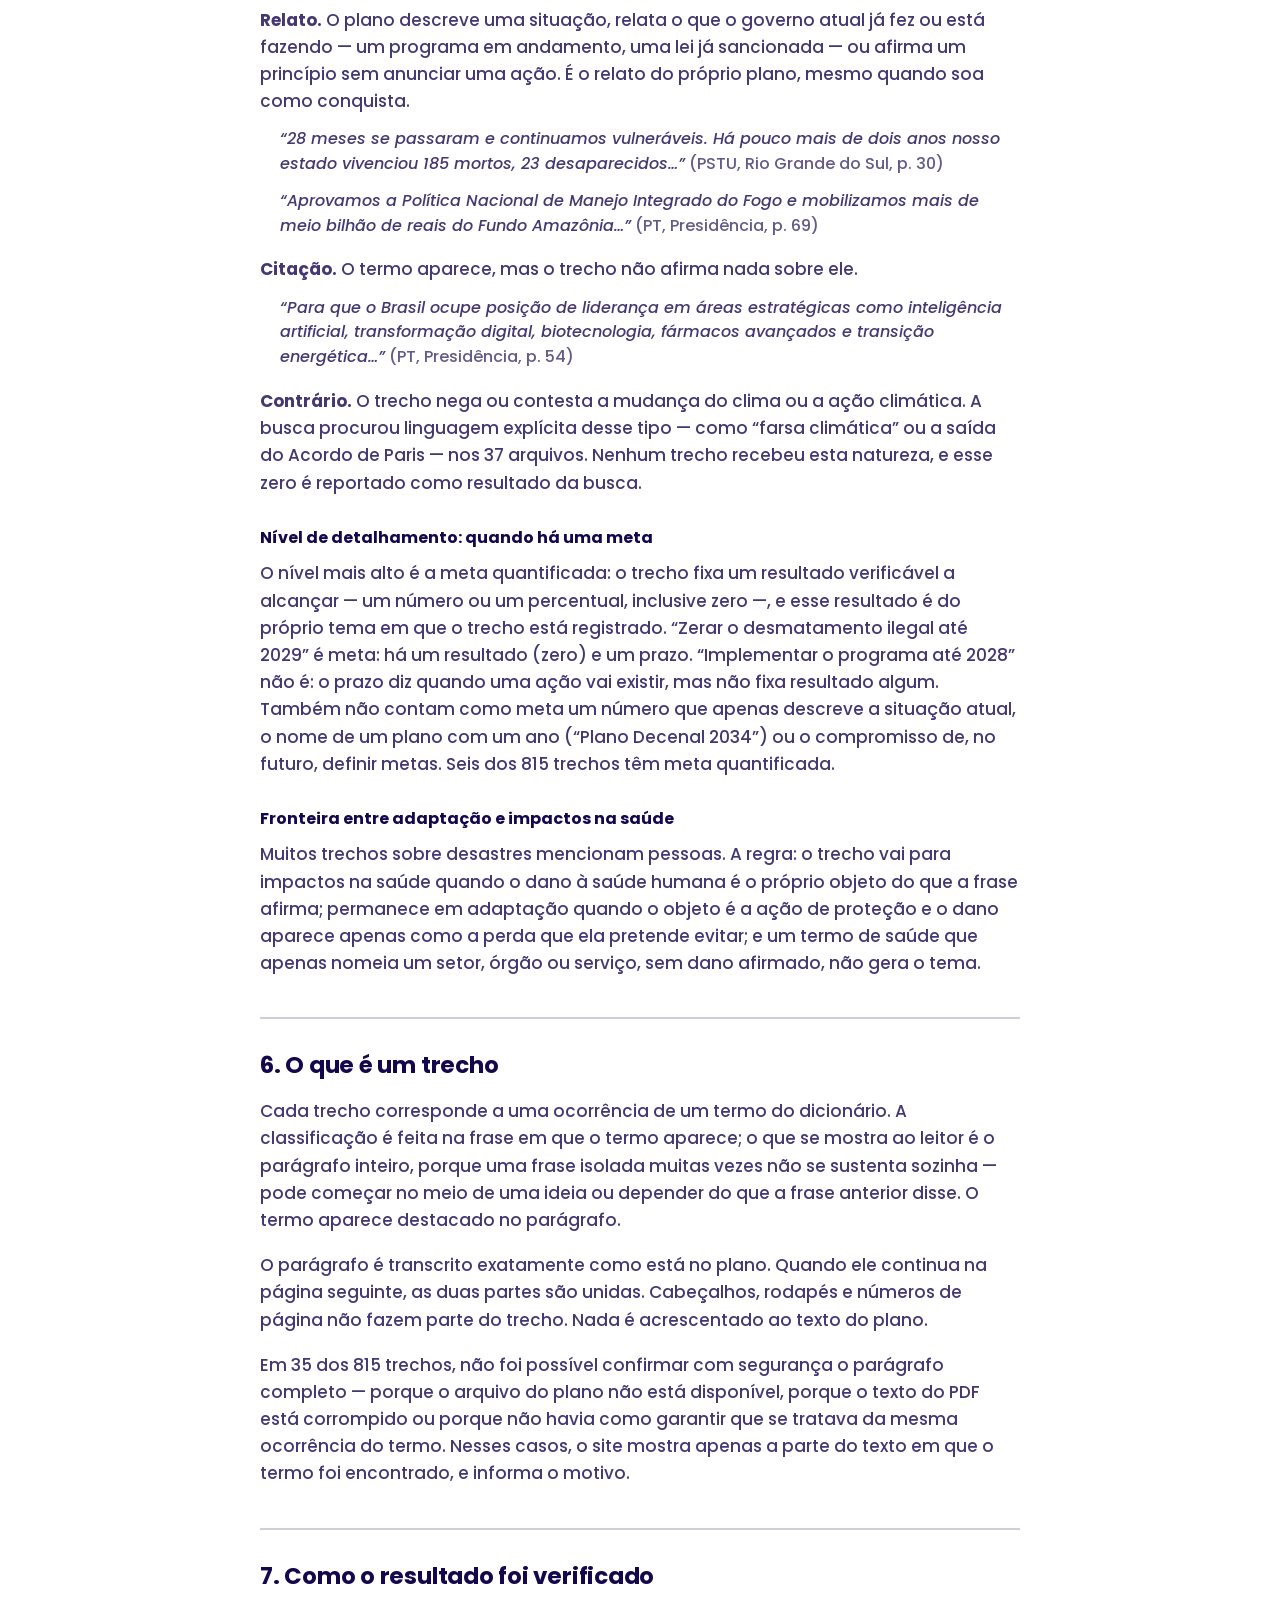
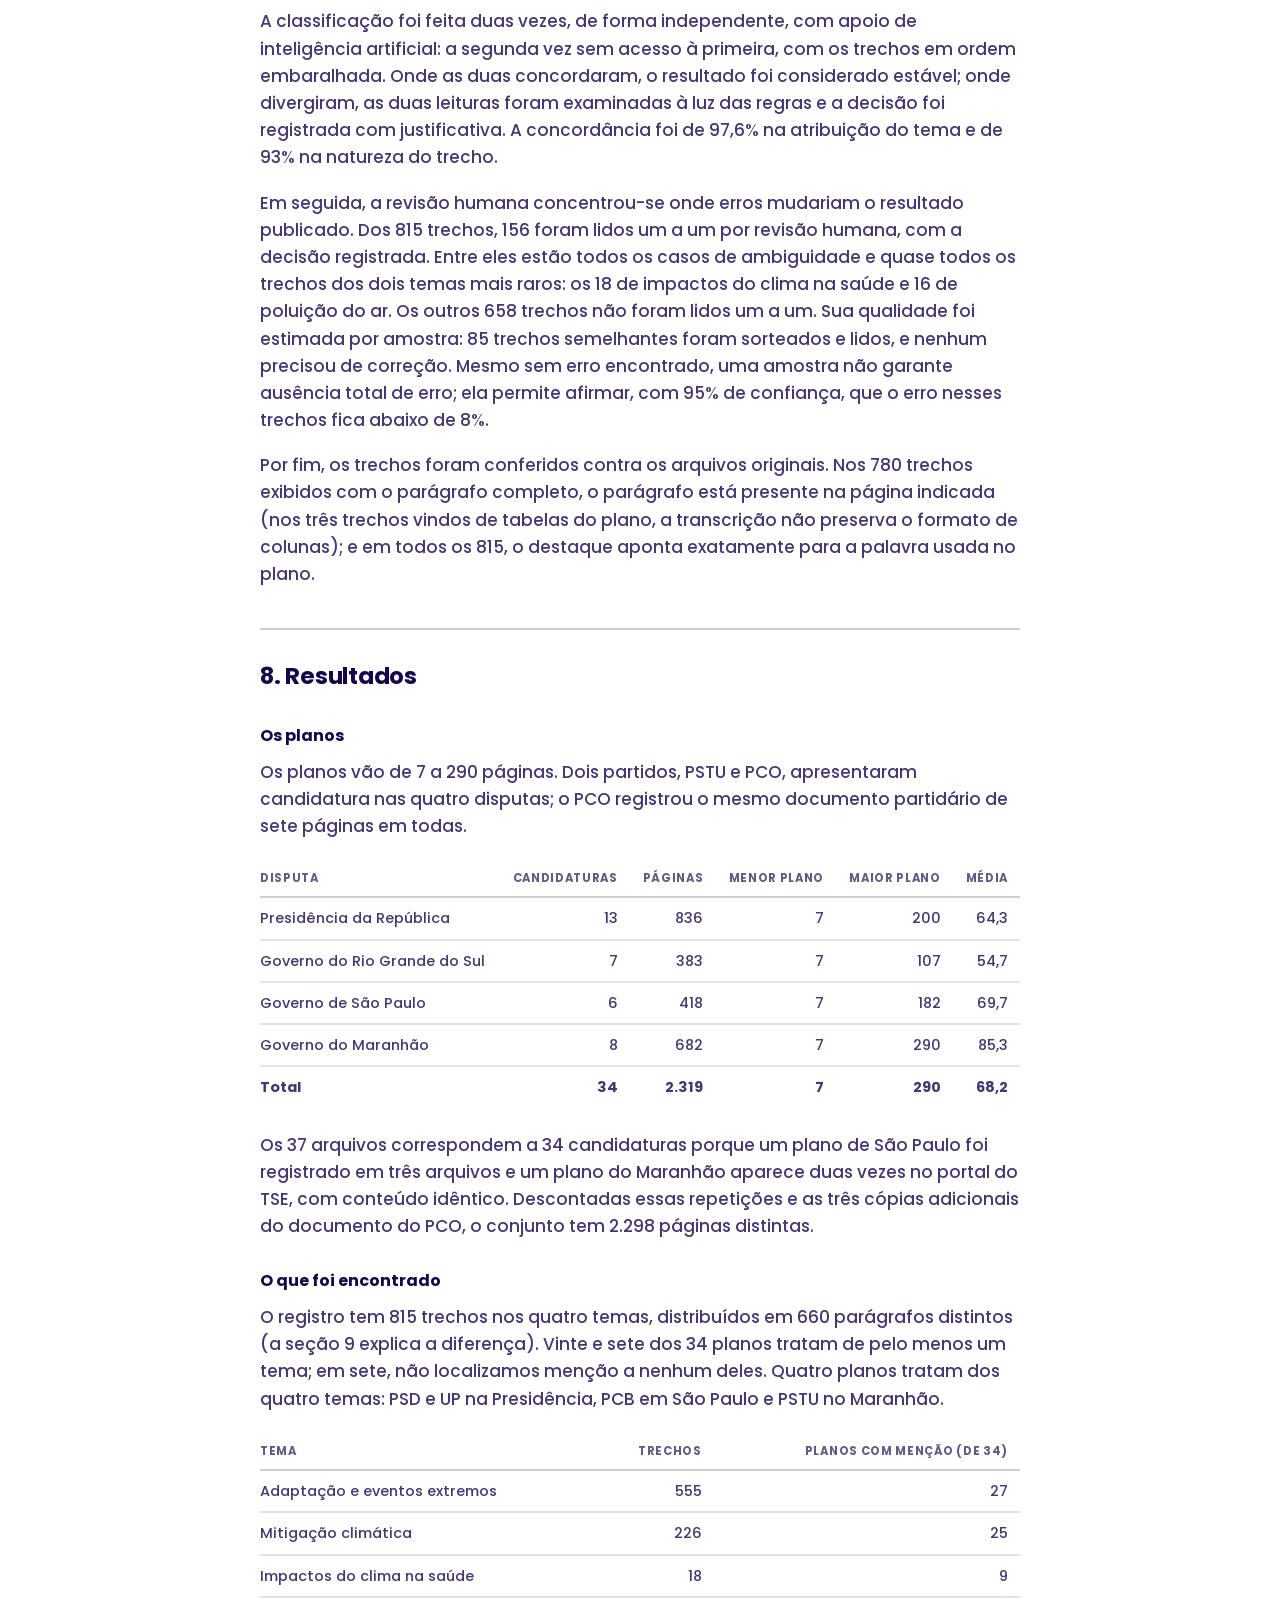
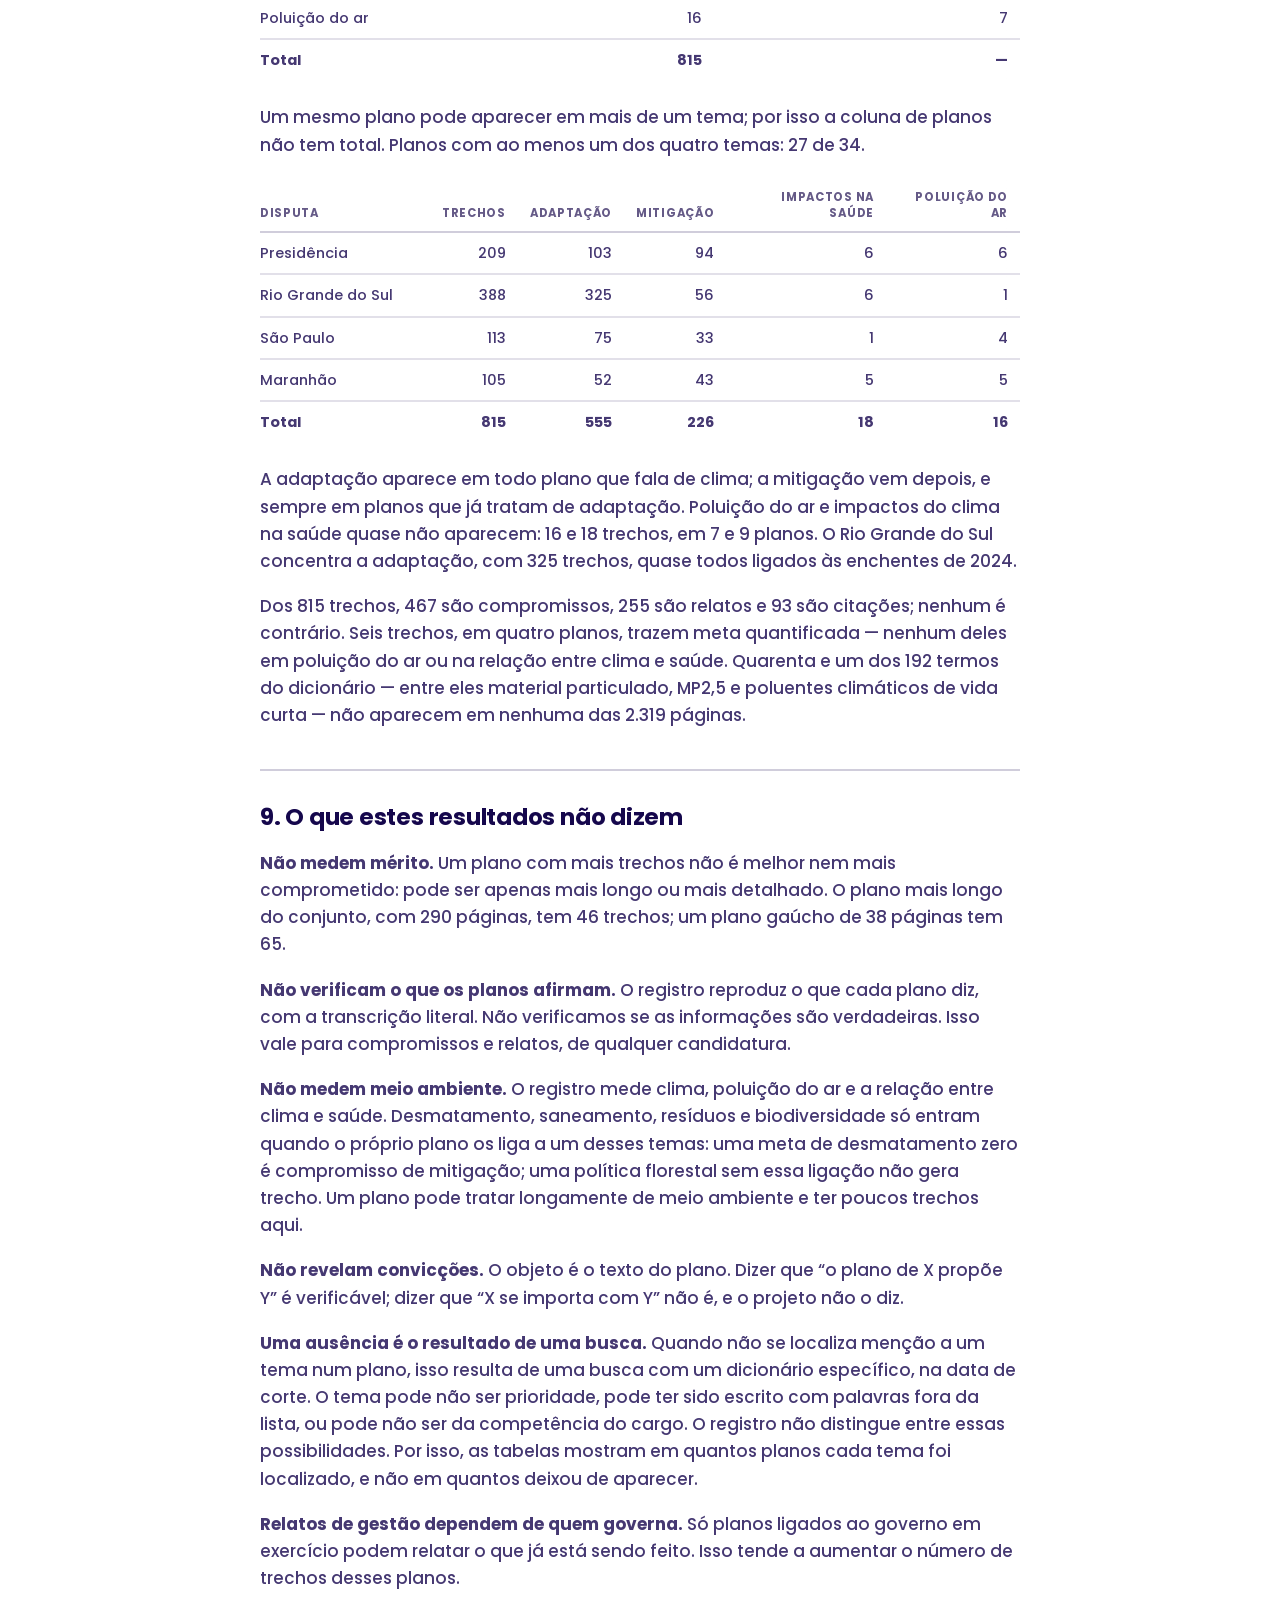
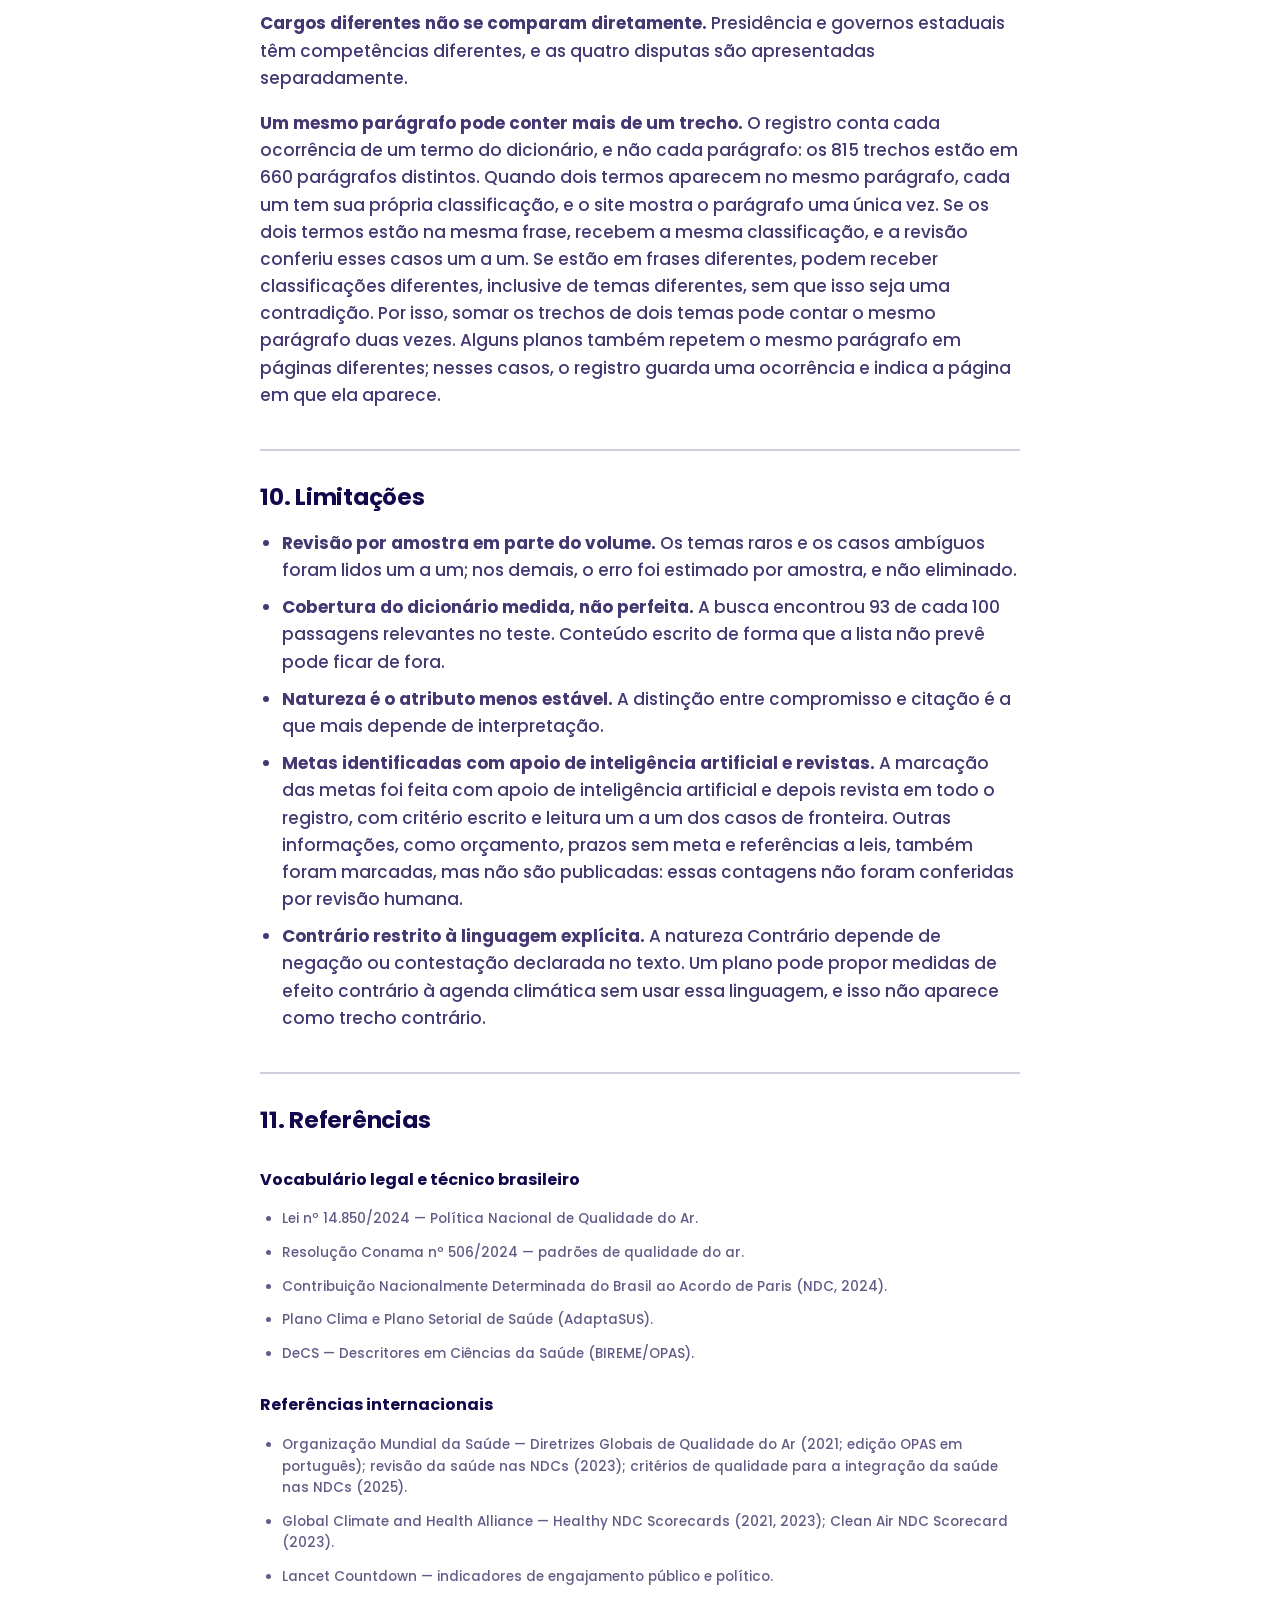
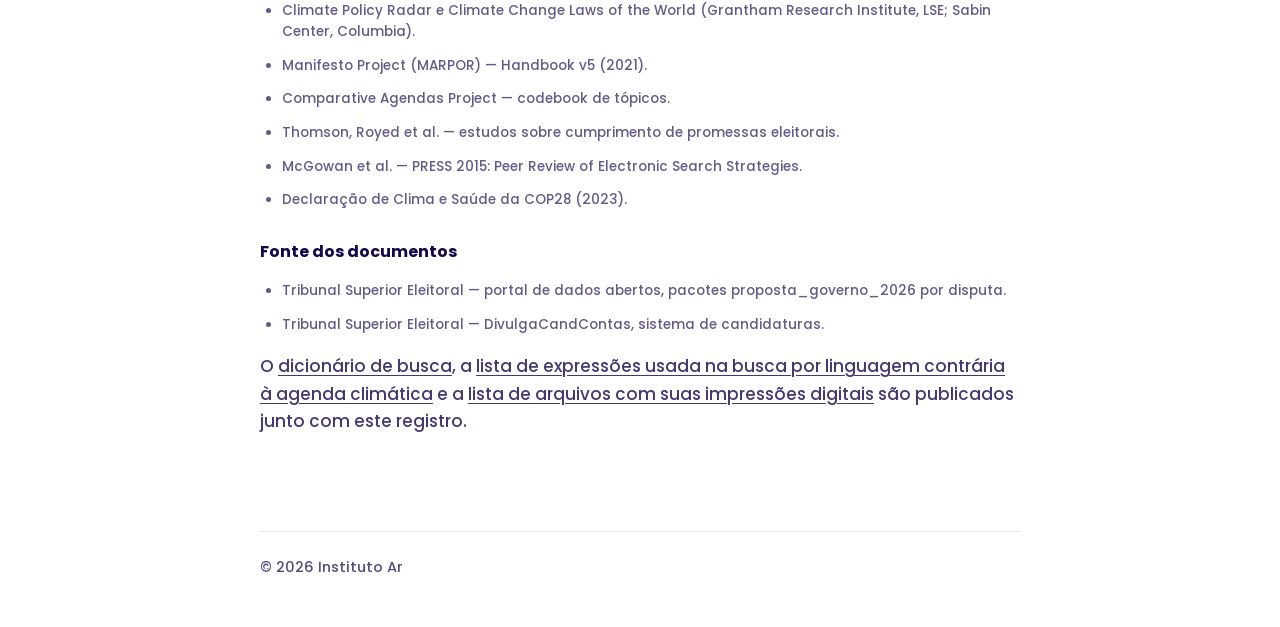
<file: site/metodologia/index.html>
<!DOCTYPE html>
<html lang="pt-BR">
<head>
<!-- Google tag (gtag.js) -->
<script async src="https://www.googletagmanager.com/gtag/js?id=G-20EYR1G4XJ"></script>
<script>
  window.dataLayer = window.dataLayer || [];
  function gtag(){dataLayer.push(arguments);}
  gtag('js', new Date());
  gtag('config', 'G-20EYR1G4XJ');
</script>
<meta charset="utf-8">
<meta name="viewport" content="width=device-width, initial-scale=1, viewport-fit=cover">
<title>Metodologia — Monitor Saúde e Clima nas Eleições</title>
<meta name="description" content="Como os planos de governo registrados no TSE foram lidos, o que foi encontrado e o que esses resultados permitem — e não permitem — concluir.">
<meta property="og:type" content="article">
<meta property="og:locale" content="pt_BR">
<meta property="og:site_name" content="Monitor Saúde e Clima nas Eleições — Instituto Ar">
<meta property="og:title" content="Metodologia — Monitor Saúde e Clima nas Eleições">
<meta property="og:description" content="Como os planos de governo registrados no TSE foram lidos, o que foi encontrado e o que esses resultados permitem — e não permitem — concluir.">
<meta property="og:url" content="https://saudeeclimanaseleicoes.institutoar.org.br/metodologia/">
<meta property="og:image" content="https://saudeeclimanaseleicoes.institutoar.org.br/og-image.jpg">
<meta property="og:image:width" content="1200">
<meta property="og:image:height" content="630">
<link rel="icon" type="image/png" sizes="32x32" href="../icons/favicon-32.png">
<link rel="icon" type="image/png" sizes="16x16" href="../icons/favicon-16.png">
<link rel="apple-touch-icon" sizes="180x180" href="../icons/apple-touch-icon.png">
<link rel="preconnect" href="https://fonts.googleapis.com">
<link rel="preconnect" href="https://fonts.gstatic.com" crossorigin>
<link href="https://fonts.googleapis.com/css2?family=Poppins:wght@300;400;500;600;700&display=swap" rel="stylesheet">
<link rel="stylesheet" href="../styles.css">
</head>
<body class="docpage">

<header class="docbar">
  <div class="docbar-in">
    <a class="brand-mark" href="../" title="Voltar ao monitor saúde e clima"><svg xmlns="http://www.w3.org/2000/svg" viewBox="0 0 1516.01 318.68" role="img" aria-label="Instituto Ar">
  <g>
    <path class="ia-logo-fill" d="M401.31,73.79h24.11v148.89h-24.11V73.79Z"/>
    <path class="ia-logo-fill" d="M457.37,111.57l18.28-1.41,2.01,9.85c5.43-6.63,16.27-12.46,41.19-12.46,34.96,0,40.39,18.89,40.39,46.82v68.32h-23.31v-63.69c0-16.48-1.61-28.13-24.92-28.13-25.72,0-30.14,12.46-30.14,30.14v61.68h-23.51v-111.11Z"/>
    <path class="ia-logo-fill" d="M576.51,211.03l12.06-18.08c12.46,8.04,27.33,11.45,39.58,11.45,18.08,0,24.92-2.61,24.92-13.86,0-9.24-6.23-11.05-24.71-14.06-26.92-4.22-45.61-8.44-45.61-35.56,0-21.3,12.26-33.35,45.61-33.35,17.48,0,33.15,3.62,44.2,10.05l-11.05,19.29c-8.24-4.42-20.09-7.64-32.55-7.64-18.49,0-23.11,4.22-23.11,11.65,0,9.04,6.03,11.25,23.11,14.06,27.93,4.62,46.82,8.04,46.82,34.36s-14.06,35.36-49.03,35.36c-17.08,0-34.96-3.42-50.23-13.66Z"/>
    <path class="ia-logo-fill" d="M687.02,110.16h20.09l4.22-30.14,18.28-3.82v33.96h28.73v21.3h-28.73v55.46c0,9.44,1.21,15.07,15.67,15.07h13.06v20.7c-3.21.2-13.66.2-17.48.2-27.93,0-34.56-10.05-34.56-32.55v-58.87h-19.29v-21.3Z"/>
    <path class="ia-logo-fill" d="M782.45,72.18h23.51v25.72h-23.51v-25.72ZM782.66,110.16h23.11v112.52h-23.11v-112.52Z"/>
    <path class="ia-logo-fill" d="M826.46,110.16h20.09l4.22-30.14,18.28-3.82v33.96h28.73v21.3h-28.73v55.46c0,9.44,1.21,15.07,15.67,15.07h13.06v20.7c-3.21.2-13.66.2-17.48.2-27.93,0-34.56-10.05-34.56-32.55v-58.87h-19.29v-21.3Z"/>
    <path class="ia-logo-fill" d="M920.28,172.85v-62.69h23.31v63.29c0,16.88.2,29.74,27.53,29.74s27.33-12.86,27.33-30.14v-62.89h22.91v62.29c0,35.16-7.03,52.24-50.23,52.24s-50.83-16.88-50.83-51.84Z"/>
    <path class="ia-logo-fill" d="M1040.23,110.16h20.09l4.22-30.14,18.28-3.82v33.96h28.73v21.3h-28.73v55.46c0,9.44,1.21,15.07,15.67,15.07h13.06v20.7c-3.21.2-13.66.2-17.48.2-27.93,0-34.56-10.05-34.56-32.55v-58.87h-19.29v-21.3Z"/>
    <path class="ia-logo-fill" d="M1125.42,166.22c0-38.18,15.87-58.67,56.46-58.67s56.46,20.5,56.46,58.67-15.87,58.67-56.46,58.67-56.46-20.49-56.46-58.67ZM1214.83,166.82c0-23.31-8.24-36.77-32.95-36.77s-32.95,13.46-32.95,36.77,8.04,36.97,32.95,36.97,32.95-13.66,32.95-36.97Z"/>
    <path class="ia-logo-fill" d="M1355.48,72.79h24.92l59.88,149.89h-25.12l-11.05-28.53h-72.94l-11.05,28.53h-24.31l59.68-149.89ZM1395.46,171.64l-27.93-69.72-27.93,69.72h55.86Z"/>
    <path class="ia-logo-fill" d="M1457.94,111.57l18.28-1.41,2.41,12.86c4.62-7.64,18.28-13.66,37.37-14.06v23.51c-26.92.2-34.56,12.86-34.56,32.35v57.87h-23.51v-111.11Z"/>
  </g>
  <path class="ia-logo-symbol" d="M159.34,0C71.48,0,0,71.48,0,159.34s71.48,159.34,159.34,159.34,159.34-71.48,159.34-159.34S247.2,0,159.34,0ZM159.34,14c80.14,0,145.34,65.2,145.34,145.34,0,31.7-10.21,61.06-27.5,84.98,8.16-17.03,12.73-36.09,12.73-56.2,0-71.99-58.57-130.56-130.56-130.56S28.78,116.12,28.78,188.12c0,20.11,4.57,39.17,12.73,56.2-17.29-23.91-27.5-53.27-27.5-84.98C14,79.2,79.2,14,159.34,14ZM42.78,188.12c0-64.27,52.29-116.56,116.56-116.56s116.56,52.29,116.56,116.56c0,29.3-10.87,56.11-28.79,76.61,6.79-13.36,10.63-28.47,10.63-44.45,0-54.26-44.14-98.4-98.4-98.4s-98.4,44.14-98.4,98.4c0,15.99,3.83,31.09,10.63,44.45-17.92-20.5-28.79-47.31-28.79-76.61ZM74.94,220.28c0-46.54,37.86-84.4,84.4-84.4s84.4,37.86,84.4,84.4-37.86,84.4-84.4,84.4-84.4-37.86-84.4-84.4Z"/>
</svg></a>
    <a class="docbar-back" href="../">← Voltar ao monitor saúde e clima</a>
  </div>
</header>

<main class="docpage-main">
  <h1>Metodologia</h1>
  <article id="doc-conteudo" class="doc-body-inner">
    <p class="doc-subtitulo">Como os planos de governo registrados no TSE foram lidos, o que foi encontrado e o que esses resultados permitem — e não permitem — concluir</p>
    <p class="doc-versao">28 de setembro de 2026.</p>

    <h3>1. O que é este trabalho</h3>
    <p>Todo candidato a presidente ou a governador é obrigado por lei a registrar na Justiça Eleitoral um plano de governo. Esses documentos são públicos, mas são longos, desiguais entre si e raramente lidos por inteiro. Este trabalho responde a uma pergunta simples sobre eles: o que os planos de governo das eleições de 2026 dizem — e o que não dizem — sobre mudança climática, poluição do ar e a relação entre clima e saúde?</p>
    <p>A resposta não é uma nota nem um ranking. É um registro: para cada plano, a lista dos trechos em que algum desses temas aparece, com a página e a transcrição literal, para que qualquer pessoa possa abrir o documento original e conferir. O projeto não avalia se um plano é bom ou ruim, nem se as propostas são suficientes. Ele localiza, classifica e torna verificável o que está escrito.</p>
    <p>Foram analisados os planos de todas as candidaturas à Presidência da República e aos governos do Rio Grande do Sul, de São Paulo e do Maranhão: 34 candidaturas, 37 arquivos, 2.319 páginas e 815 trechos registrados.</p>

    <h3>2. Quais planos entram</h3>
    <p>O universo é toda candidatura com plano de governo registrado no Tribunal Superior Eleitoral (TSE) para as quatro disputas. Os arquivos vêm exclusivamente do portal de dados abertos do TSE, nunca de sites de campanha ou de redes sociais. A data de corte é 22 de setembro de 2026, às 4h42 (horário de Brasília): o registro reflete os planos disponíveis naquele momento.</p>
    <p>Cada arquivo recebe uma impressão digital (código SHA-256) no momento da coleta. Esse código permite provar, a qualquer tempo, que o documento analisado é exatamente o que estava registrado no TSE, e identificar com segurança cada parte de planos registrados em mais de um arquivo.</p>
    <h4>Quando uma candidatura sai do registro</h4>
    <p>Uma candidatura só sai do monitor quando sua exclusão da disputa é definitiva: registro indeferido sem recurso pendente, ou renúncia. Enquanto houver recurso ou julgamento em aberto, o plano permanece, com a situação da candidatura informada na data de corte. É a regra do projeto, e não a presença do arquivo no portal do TSE, que define quem entra.</p>
    <p>Pela regra, a candidatura de Pablo Marçal (PRTB) à Presidência, indeferida e seguida de renúncia, não faz parte da pesquisa. O partido pediu ao TSE a substituição do candidato: Leonardo Avalanche (PRTB) foi registrado, mas, como essa decisão aguardava julgamento na data de corte, o plano foi incluído e analisado pelo mesmo processo que os demais. Candidaturas indeferidas por qualquer motivo, mas que ainda estavam no prazo de recurso, foram mantidas.</p>
    <h4>Como cada candidatura é identificada</h4>
    <p>O portal do TSE identifica cada plano apenas por um número de protocolo. O nome da candidatura é estabelecido, nesta ordem, pelo texto do próprio plano, pelos dados internos do arquivo e, quando nenhum dos dois basta, pela consulta ao sistema oficial de candidaturas do TSE, exigindo correspondência exata do número de protocolo. Nenhum nome é atribuído por semelhança de tema ou de estilo. Todas as 34 candidaturas foram identificadas por esse critério.</p>

    <h3>3. Como os planos são lidos</h3>
    <h4>Um dicionário fechado</h4>
    <p>A busca pelos temas nos planos é feita por um dicionário: uma lista fechada de termos e expressões que indicam que um texto trata de clima, de poluição do ar ou da relação entre clima e saúde. Um leitor, por mais cuidadoso, chega a cada plano com expectativas e pode reconhecer um tema com mais facilidade em um documento do que em outro. O dicionário aplica exatamente os mesmos termos, da mesma forma, a todos os planos. Essa é a base da isenção. E o resultado pode ser repetido: com a mesma lista e os mesmos arquivos, qualquer pessoa chega aos mesmos trechos.</p>
    <p>Para que todos os planos fossem lidos com o mesmo critério, foi preciso fechar a lista antes da busca. Isso é uma escolha e também um limite: um plano que trate desses temas com palavras fora da lista pode não ter esse conteúdo registrado. </p>
    <p>Nenhum termo entrou na lista por parecer adequado. A maior parte do vocabulário vem de leis e normas de Estado brasileiras, como a Política Nacional de Qualidade do Ar (Lei 14.850/2024) e a Resolução Conama 506/2024, e de referências internacionais, como as diretrizes de qualidade do ar da Organização Mundial da Saúde. <a href="https://github.com/institutoar/saude-e-clima-nas-eleicoes/blob/main/dados/dicionario.xlsx" target="_blank" rel="noopener">A lista completa, com a origem de cada termo, é publicada junto com este registro.</a> A versão usada nesta análise é a 3.3, com 192 termos.</p>
    <h4>Quatro funções dos termos</h4>
    <ul class="doc-lista">
      <li><b>Termo-gatilho</b>, como “mudança climática” ou “poluentes atmosféricos”: sozinho, já indica um trecho a ser analisado.</li>
      <li><b>Termo-objeto atribuível</b>, como “enchente” ou “seca”: nomeia um fenômeno que fontes públicas reconhecem como ligado ao clima. O trecho só é mantido quando essa ligação é feita pelo próprio texto ou por uma fonte pública indicada.</li>
      <li><b>Termo-objeto sem vínculo</b>, como “desmatamento”: nomeia um assunto que os planos tratam muitas vezes sem relação com o clima. Sozinho, não indica trecho. Já uma expressão de compromisso construída sobre ele, como “desmatamento zero”, funciona como termo-gatilho.</li>
      <li><b>Termo de contexto</b>, como “saúde” ou “SUS”: não indica trecho algum, apenas ajuda a decidir sobre um trecho já encontrado. É isso que impede que toda menção à saúde vire, automaticamente, uma menção ao clima.</li>
    </ul>
    <p>O dicionário foi testado com a leitura manual integral de um plano de 100 páginas: das passagens que o leitor considerou relevantes, a busca encontrou 93 em cada 100.</p>
    <h4>Inteligência artificial e revisão humana</h4>
    <p>A primeira classificação dos trechos foi feita com apoio de inteligência artificial, seguindo as mesmas regras escritas para todos os planos. Os casos mais sensíveis e uma amostra dos demais passaram por revisão humana. A seção 7 descreve essa verificação.</p>

    <h3>4. Os quatro temas</h3>
    <p>Cada trecho mantido é atribuído a um de quatro temas:</p>
    <ul class="doc-lista">
      <li><b>Mitigação climática:</b> o que reduz emissões de gases de efeito estufa, como transição energética, baixo carbono e descarbonização. Um mesmo termo do dicionário pode reconhecer formas diferentes de dizer a mesma coisa: “descarbonização”, por exemplo, também encontra “baixo carbono”, “baixa emissão” e “intensidade de carbono”. O registro guarda sempre a forma exata usada no plano.</li>
      <li><b>Adaptação e eventos extremos:</b> o que lida com secas, enchentes, calor e desastres, e com a preparação para eles.</li>
      <li><b>Poluição do ar:</b> o que trata da qualidade do ar e da emissão de poluentes.</li>
      <li><b>Impactos do clima na saúde:</b> trechos em que um dano à saúde humana — doença, morte, agravo, sobrecarga do sistema de saúde — é afirmado como consequência do clima, de eventos extremos ou da poluição do ar.</li>
    </ul>
    <p>Quando um trecho fala do clima em termos gerais, sem tratar de adaptação nem de dano à saúde, ele é contado em mitigação climática.</p>
    <p>Os temas derivam das categorias usadas pela Organização Mundial da Saúde e pela Global Climate and Health Alliance para avaliar a presença da saúde nos compromissos climáticos nacionais. Duas dessas categorias — governança climática e ação do próprio setor saúde — não são contadas nos resultados, para manter os temas comparáveis entre cargos com competências tão diferentes. Seus trechos continuam visíveis no perfil de cada plano.</p>

    <h3>5. Como cada trecho é classificado</h3>
    <p>Encontrado um trecho, a primeira pergunta é se ele deve ser mantido. Quatro razões levam ao descarte: a palavra aparece com outro sentido (“clima organizacional”); o trecho não é programático (um sumário, um título solto, uma legenda); o assunto é de outro domínio (um deslizamento de rejeitos de mineração não é evento climático); ou o trecho repete outro já registrado no mesmo plano. Cada descarte fica registrado com sua razão.</p>
    <p>O trecho mantido recebe um tema, um estatuto, uma natureza e um nível de detalhamento.</p>
    <h4>Estatuto: como o trecho se liga ao tema</h4>
    <p><b>Enunciado</b>, quando o plano usa o vocabulário do próprio tema. <b>Atribuível</b>, quando o plano descreve um fenômeno — uma enchente, uma seca — que fontes públicas reconhecem como ligado ao clima, sem usar esse vocabulário. Nesses casos, a ligação com o tema vem de uma fonte pública nomeada, e não da interpretação de quem lê.</p>
    <h4>Natureza: o que o trecho faz com o tema</h4>
    <p>Todos os exemplos abaixo são transcrições dos planos.</p>
    <p><b>Compromisso.</b> O plano anuncia o que fará no futuro, e o tema é um dos objetos da ação.</p>
    <p class="doc-exemplo"><em>“Teremos a meta de zerar o desmatamento ilegal até 2029…”</em> <span>(PL, Presidência, p. 58)</span></p>
    <p class="doc-exemplo"><em>“…continuaremos trabalhando para alcançar o desmatamento líquido zero até 2030, meta que reafirmamos.”</em> <span>(PT, Presidência, p. 70)</span></p>
    <p class="doc-exemplo"><em>“Implementar programas permanentes de prevenção e combate às queimadas.”</em> <span>(PSTU, Maranhão, p. 69)</span></p>
    <p><b>Relato.</b> O plano descreve uma situação, relata o que o governo atual já fez ou está fazendo — um programa em andamento, uma lei já sancionada — ou afirma um princípio sem anunciar uma ação. É o relato do próprio plano, mesmo quando soa como conquista.</p>
    <p class="doc-exemplo"><em>“28 meses se passaram e continuamos vulneráveis. Há pouco mais de dois anos nosso estado vivenciou 185 mortos, 23 desaparecidos…”</em> <span>(PSTU, Rio Grande do Sul, p. 30)</span></p>
    <p class="doc-exemplo"><em>“Aprovamos a Política Nacional de Manejo Integrado do Fogo e mobilizamos mais de meio bilhão de reais do Fundo Amazônia…”</em> <span>(PT, Presidência, p. 69)</span></p>
    <p><b>Citação.</b> O termo aparece, mas o trecho não afirma nada sobre ele.</p>
    <p class="doc-exemplo"><em>“Para que o Brasil ocupe posição de liderança em áreas estratégicas como inteligência artificial, transformação digital, biotecnologia, fármacos avançados e transição energética…”</em> <span>(PT, Presidência, p. 54)</span></p>
    <p><b>Contrário.</b> O trecho nega ou contesta a mudança do clima ou a ação climática. A busca procurou linguagem explícita desse tipo — como “farsa climática” ou a saída do Acordo de Paris — nos 37 arquivos. Nenhum trecho recebeu esta natureza, e esse zero é reportado como resultado da busca.</p>
    <h4>Nível de detalhamento: quando há uma meta</h4>
    <p>O nível mais alto é a meta quantificada: o trecho fixa um resultado verificável a alcançar — um número ou um percentual, inclusive zero —, e esse resultado é do próprio tema em que o trecho está registrado. “Zerar o desmatamento ilegal até 2029” é meta: há um resultado (zero) e um prazo. “Implementar o programa até 2028” não é: o prazo diz quando uma ação vai existir, mas não fixa resultado algum. Também não contam como meta um número que apenas descreve a situação atual, o nome de um plano com um ano (“Plano Decenal 2034”) ou o compromisso de, no futuro, definir metas. Seis dos 815 trechos têm meta quantificada.</p>
    <h4>Fronteira entre adaptação e impactos na saúde</h4>
    <p>Muitos trechos sobre desastres mencionam pessoas. A regra: o trecho vai para impactos na saúde quando o dano à saúde humana é o próprio objeto do que a frase afirma; permanece em adaptação quando o objeto é a ação de proteção e o dano aparece apenas como a perda que ela pretende evitar; e um termo de saúde que apenas nomeia um setor, órgão ou serviço, sem dano afirmado, não gera o tema.</p>

    <h3>6. O que é um trecho</h3>
    <p>Cada trecho corresponde a uma ocorrência de um termo do dicionário. A classificação é feita na frase em que o termo aparece; o que se mostra ao leitor é o parágrafo inteiro, porque uma frase isolada muitas vezes não se sustenta sozinha — pode começar no meio de uma ideia ou depender do que a frase anterior disse. O termo aparece destacado no parágrafo.</p>
    <p>O parágrafo é transcrito exatamente como está no plano. Quando ele continua na página seguinte, as duas partes são unidas. Cabeçalhos, rodapés e números de página não fazem parte do trecho. Nada é acrescentado ao texto do plano.</p>
    <p>Em 35 dos 815 trechos, não foi possível confirmar com segurança o parágrafo completo — porque o arquivo do plano não está disponível, porque o texto do PDF está corrompido ou porque não havia como garantir que se tratava da mesma ocorrência do termo. Nesses casos, o site mostra apenas a parte do texto em que o termo foi encontrado, e informa o motivo.</p>

    <h3>7. Como o resultado foi verificado</h3>
    <p>A classificação foi feita duas vezes, de forma independente, com apoio de inteligência artificial: a segunda vez sem acesso à primeira, com os trechos em ordem embaralhada. Onde as duas concordaram, o resultado foi considerado estável; onde divergiram, as duas leituras foram examinadas à luz das regras e a decisão foi registrada com justificativa. A concordância foi de 97,6% na atribuição do tema e de 93% na natureza do trecho.</p>
    <p>Em seguida, a revisão humana concentrou-se onde erros mudariam o resultado publicado. Dos 815 trechos, 156 foram lidos um a um por revisão humana, com a decisão registrada. Entre eles estão todos os casos de ambiguidade e quase todos os trechos dos dois temas mais raros: os 18 de impactos do clima na saúde e 16 de poluição do ar. Os outros 658 trechos não foram lidos um a um. Sua qualidade foi estimada por amostra: 85 trechos semelhantes foram sorteados e lidos, e nenhum precisou de correção. Mesmo sem erro encontrado, uma amostra não garante ausência total de erro; ela permite afirmar, com 95% de confiança, que o erro nesses trechos fica abaixo de 8%.</p>
    <p>Por fim, os trechos foram conferidos contra os arquivos originais. Nos 780 trechos exibidos com o parágrafo completo, o parágrafo está presente na página indicada (nos três trechos vindos de tabelas do plano, a transcrição não preserva o formato de colunas); e em todos os 815, o destaque aponta exatamente para a palavra usada no plano.</p>

    <h3>8. Resultados</h3>
    <h4>Os planos</h4>
    <p>Os planos vão de 7 a 290 páginas. Dois partidos, PSTU e PCO, apresentaram candidatura nas quatro disputas; o PCO registrou o mesmo documento partidário de sete páginas em todas.</p>
    <div class="doc-tabela" role="region" tabindex="0" aria-label="Tabela dos planos por disputa">
      <table>
        <thead><tr><th>Disputa</th><th>Candidaturas</th><th>Páginas</th><th>Menor plano</th><th>Maior plano</th><th>Média</th></tr></thead>
        <tbody>
          <tr><td>Presidência da República</td><td>13</td><td>836</td><td>7</td><td>200</td><td>64,3</td></tr>
          <tr><td>Governo do Rio Grande do Sul</td><td>7</td><td>383</td><td>7</td><td>107</td><td>54,7</td></tr>
          <tr><td>Governo de São Paulo</td><td>6</td><td>418</td><td>7</td><td>182</td><td>69,7</td></tr>
          <tr><td>Governo do Maranhão</td><td>8</td><td>682</td><td>7</td><td>290</td><td>85,3</td></tr>
          <tr class="total"><td>Total</td><td>34</td><td>2.319</td><td>7</td><td>290</td><td>68,2</td></tr>
        </tbody>
      </table>
    </div>
    <p>Os 37 arquivos correspondem a 34 candidaturas porque um plano de São Paulo foi registrado em três arquivos e um plano do Maranhão aparece duas vezes no portal do TSE, com conteúdo idêntico. Descontadas essas repetições e as três cópias adicionais do documento do PCO, o conjunto tem 2.298 páginas distintas.</p>
    <h4>O que foi encontrado</h4>
    <p>O registro tem 815 trechos nos quatro temas, distribuídos em 660 parágrafos distintos (a seção 9 explica a diferença). Vinte e sete dos 34 planos tratam de pelo menos um tema; em sete, não localizamos menção a nenhum deles. Quatro planos tratam dos quatro temas: PSD e UP na Presidência, PCB em São Paulo e PSTU no Maranhão.</p>
    <div class="doc-tabela" role="region" tabindex="0" aria-label="Tabela de trechos por tema">
      <table>
        <thead><tr><th>Tema</th><th>Trechos</th><th>Planos com menção (de 34)</th></tr></thead>
        <tbody>
          <tr><td>Adaptação e eventos extremos</td><td>555</td><td>27</td></tr>
          <tr><td>Mitigação climática</td><td>226</td><td>25</td></tr>
          <tr><td>Impactos do clima na saúde</td><td>18</td><td>9</td></tr>
          <tr><td>Poluição do ar</td><td>16</td><td>7</td></tr>
          <tr class="total"><td>Total</td><td>815</td><td>—</td></tr>
        </tbody>
      </table>
    </div>
    <p>Um mesmo plano pode aparecer em mais de um tema; por isso a coluna de planos não tem total. Planos com ao menos um dos quatro temas: 27 de 34.</p>
    <div class="doc-tabela" role="region" tabindex="0" aria-label="Tabela de trechos por disputa e tema">
      <table>
        <thead><tr><th>Disputa</th><th>Trechos</th><th>Adaptação</th><th>Mitigação</th><th>Impactos na saúde</th><th>Poluição do ar</th></tr></thead>
        <tbody>
          <tr><td>Presidência</td><td>209</td><td>103</td><td>94</td><td>6</td><td>6</td></tr>
          <tr><td>Rio Grande do Sul</td><td>388</td><td>325</td><td>56</td><td>6</td><td>1</td></tr>
          <tr><td>São Paulo</td><td>113</td><td>75</td><td>33</td><td>1</td><td>4</td></tr>
          <tr><td>Maranhão</td><td>105</td><td>52</td><td>43</td><td>5</td><td>5</td></tr>
          <tr class="total"><td>Total</td><td>815</td><td>555</td><td>226</td><td>18</td><td>16</td></tr>
        </tbody>
      </table>
    </div>
    <p>A adaptação aparece em todo plano que fala de clima; a mitigação vem depois, e sempre em planos que já tratam de adaptação. Poluição do ar e impactos do clima na saúde quase não aparecem: 16 e 18 trechos, em 7 e 9 planos. O Rio Grande do Sul concentra a adaptação, com 325 trechos, quase todos ligados às enchentes de 2024.</p>
    <p>Dos 815 trechos, 467 são compromissos, 255 são relatos e 93 são citações; nenhum é contrário. Seis trechos, em quatro planos, trazem meta quantificada — nenhum deles em poluição do ar ou na relação entre clima e saúde. Quarenta e um dos 192 termos do dicionário — entre eles material particulado, MP2,5 e poluentes climáticos de vida curta — não aparecem em nenhuma das 2.319 páginas.</p>

    <h3>9. O que estes resultados não dizem</h3>
    <p><b>Não medem mérito.</b> Um plano com mais trechos não é melhor nem mais comprometido: pode ser apenas mais longo ou mais detalhado. O plano mais longo do conjunto, com 290 páginas, tem 46 trechos; um plano gaúcho de 38 páginas tem 65.</p>
    <p><b>Não verificam o que os planos afirmam.</b> O registro reproduz o que cada plano diz, com a transcrição literal. Não verificamos se as informações são verdadeiras. Isso vale para compromissos e relatos, de qualquer candidatura.</p>
    <p><b>Não medem meio ambiente.</b> O registro mede clima, poluição do ar e a relação entre clima e saúde. Desmatamento, saneamento, resíduos e biodiversidade só entram quando o próprio plano os liga a um desses temas: uma meta de desmatamento zero é compromisso de mitigação; uma política florestal sem essa ligação não gera trecho. Um plano pode tratar longamente de meio ambiente e ter poucos trechos aqui.</p>
    <p><b>Não revelam convicções.</b> O objeto é o texto do plano. Dizer que “o plano de X propõe Y” é verificável; dizer que “X se importa com Y” não é, e o projeto não o diz.</p>
    <p><b>Uma ausência é o resultado de uma busca.</b> Quando não se localiza menção a um tema num plano, isso resulta de uma busca com um dicionário específico, na data de corte. O tema pode não ser prioridade, pode ter sido escrito com palavras fora da lista, ou pode não ser da competência do cargo. O registro não distingue entre essas possibilidades. Por isso, as tabelas mostram em quantos planos cada tema foi localizado, e não em quantos deixou de aparecer.</p>
    <p><b>Relatos de gestão dependem de quem governa.</b> Só planos ligados ao governo em exercício podem relatar o que já está sendo feito. Isso tende a aumentar o número de trechos desses planos.</p>
    <p><b>Cargos diferentes não se comparam diretamente.</b> Presidência e governos estaduais têm competências diferentes, e as quatro disputas são apresentadas separadamente.</p>
    <p><b>Um mesmo parágrafo pode conter mais de um trecho.</b> O registro conta cada ocorrência de um termo do dicionário, e não cada parágrafo: os 815 trechos estão em 660 parágrafos distintos. Quando dois termos aparecem no mesmo parágrafo, cada um tem sua própria classificação, e o site mostra o parágrafo uma única vez. Se os dois termos estão na mesma frase, recebem a mesma classificação, e a revisão conferiu esses casos um a um. Se estão em frases diferentes, podem receber classificações diferentes, inclusive de temas diferentes, sem que isso seja uma contradição. Por isso, somar os trechos de dois temas pode contar o mesmo parágrafo duas vezes. Alguns planos também repetem o mesmo parágrafo em páginas diferentes; nesses casos, o registro guarda uma ocorrência e indica a página em que ela aparece.</p>

    <h3>10. Limitações</h3>
    <ul class="doc-lista">
      <li><b>Revisão por amostra em parte do volume.</b> Os temas raros e os casos ambíguos foram lidos um a um; nos demais, o erro foi estimado por amostra, e não eliminado.</li>
      <li><b>Cobertura do dicionário medida, não perfeita.</b> A busca encontrou 93 de cada 100 passagens relevantes no teste. Conteúdo escrito de forma que a lista não prevê pode ficar de fora.</li>
      <li><b>Natureza é o atributo menos estável.</b> A distinção entre compromisso e citação é a que mais depende de interpretação.</li>
      <li><b>Metas identificadas com apoio de inteligência artificial e revistas.</b> A marcação das metas foi feita com apoio de inteligência artificial e depois revista em todo o registro, com critério escrito e leitura um a um dos casos de fronteira. Outras informações, como orçamento, prazos sem meta e referências a leis, também foram marcadas, mas não são publicadas: essas contagens não foram conferidas por revisão humana.</li>
      <li><b>Contrário restrito à linguagem explícita.</b> A natureza Contrário depende de negação ou contestação declarada no texto. Um plano pode propor medidas de efeito contrário à agenda climática sem usar essa linguagem, e isso não aparece como trecho contrário.</li>
    </ul>

    <h3>11. Referências</h3>
    <h4>Vocabulário legal e técnico brasileiro</h4>
    <ul class="doc-refs">
      <li>Lei nº 14.850/2024 — Política Nacional de Qualidade do Ar.</li>
      <li>Resolução Conama nº 506/2024 — padrões de qualidade do ar.</li>
      <li>Contribuição Nacionalmente Determinada do Brasil ao Acordo de Paris (NDC, 2024).</li>
      <li>Plano Clima e Plano Setorial de Saúde (AdaptaSUS).</li>
      <li>DeCS — Descritores em Ciências da Saúde (BIREME/OPAS).</li>
    </ul>
    <h4>Referências internacionais</h4>
    <ul class="doc-refs">
      <li>Organização Mundial da Saúde — Diretrizes Globais de Qualidade do Ar (2021; edição OPAS em português); revisão da saúde nas NDCs (2023); critérios de qualidade para a integração da saúde nas NDCs (2025).</li>
      <li>Global Climate and Health Alliance — Healthy NDC Scorecards (2021, 2023); Clean Air NDC Scorecard (2023).</li>
      <li>Lancet Countdown — indicadores de engajamento público e político.</li>
      <li>Climate Policy Radar e Climate Change Laws of the World (Grantham Research Institute, LSE; Sabin Center, Columbia).</li>
      <li>Manifesto Project (MARPOR) — Handbook v5 (2021).</li>
      <li>Comparative Agendas Project — codebook de tópicos.</li>
      <li>Thomson, Royed et al. — estudos sobre cumprimento de promessas eleitorais.</li>
      <li>McGowan et al. — PRESS 2015: Peer Review of Electronic Search Strategies.</li>
      <li>Declaração de Clima e Saúde da COP28 (2023).</li>
    </ul>
    <h4>Fonte dos documentos</h4>
    <ul class="doc-refs">
      <li>Tribunal Superior Eleitoral — portal de dados abertos, pacotes proposta_governo_2026 por disputa.</li>
      <li>Tribunal Superior Eleitoral — DivulgaCandContas, sistema de candidaturas.</li>
    </ul>
    <p>O <a href="https://github.com/institutoar/saude-e-clima-nas-eleicoes/blob/main/dados/dicionario.xlsx" target="_blank" rel="noopener">dicionário de busca</a>, a <a href="https://github.com/institutoar/saude-e-clima-nas-eleicoes/blob/main/dados/dicionario.xlsx" target="_blank" rel="noopener">lista de expressões usada na busca por linguagem contrária à agenda climática</a> e a <a href="https://github.com/institutoar/saude-e-clima-nas-eleicoes/blob/main/dados/entrada/base_de_dados.xlsx" target="_blank" rel="noopener">lista de arquivos com suas impressões digitais</a> são publicados junto com este registro.</p>
  </article>
</main>

<footer class="docfoot">© 2026 Instituto Ar</footer>

</body>
</html>
</file>
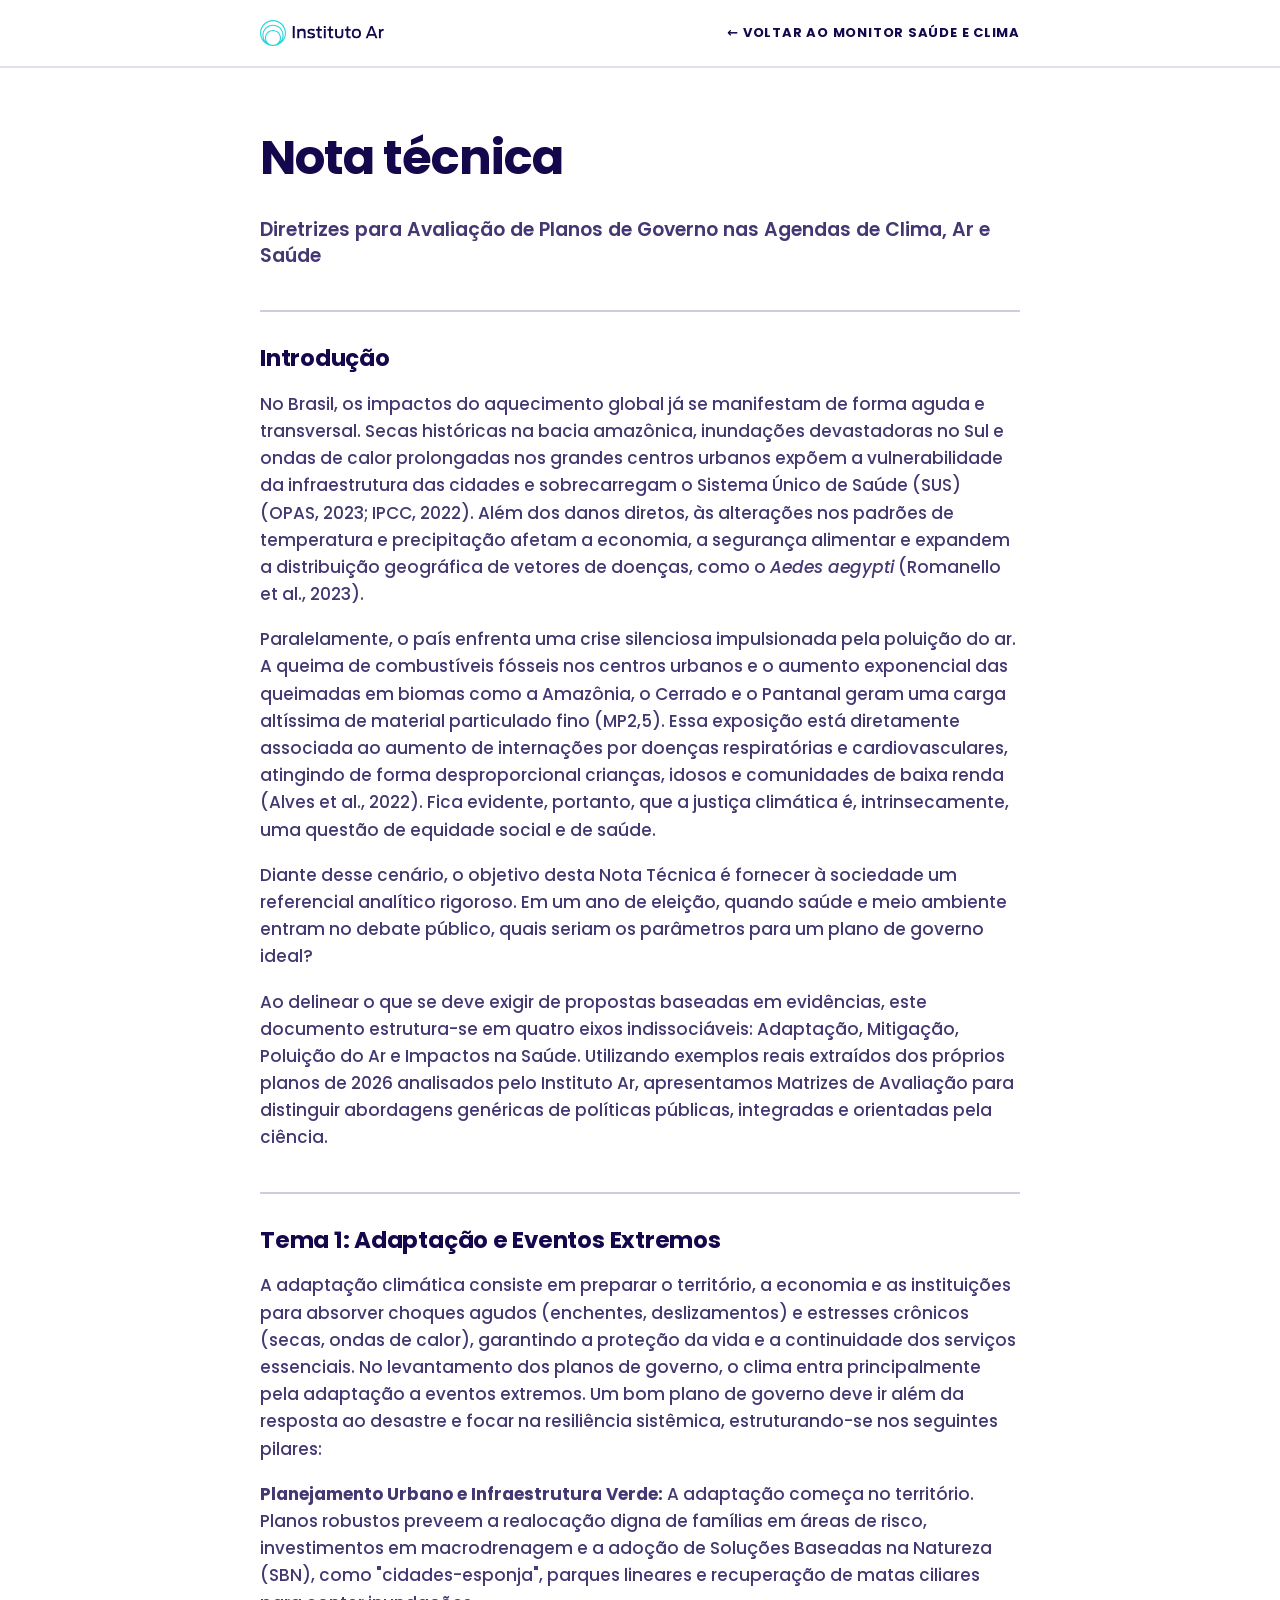
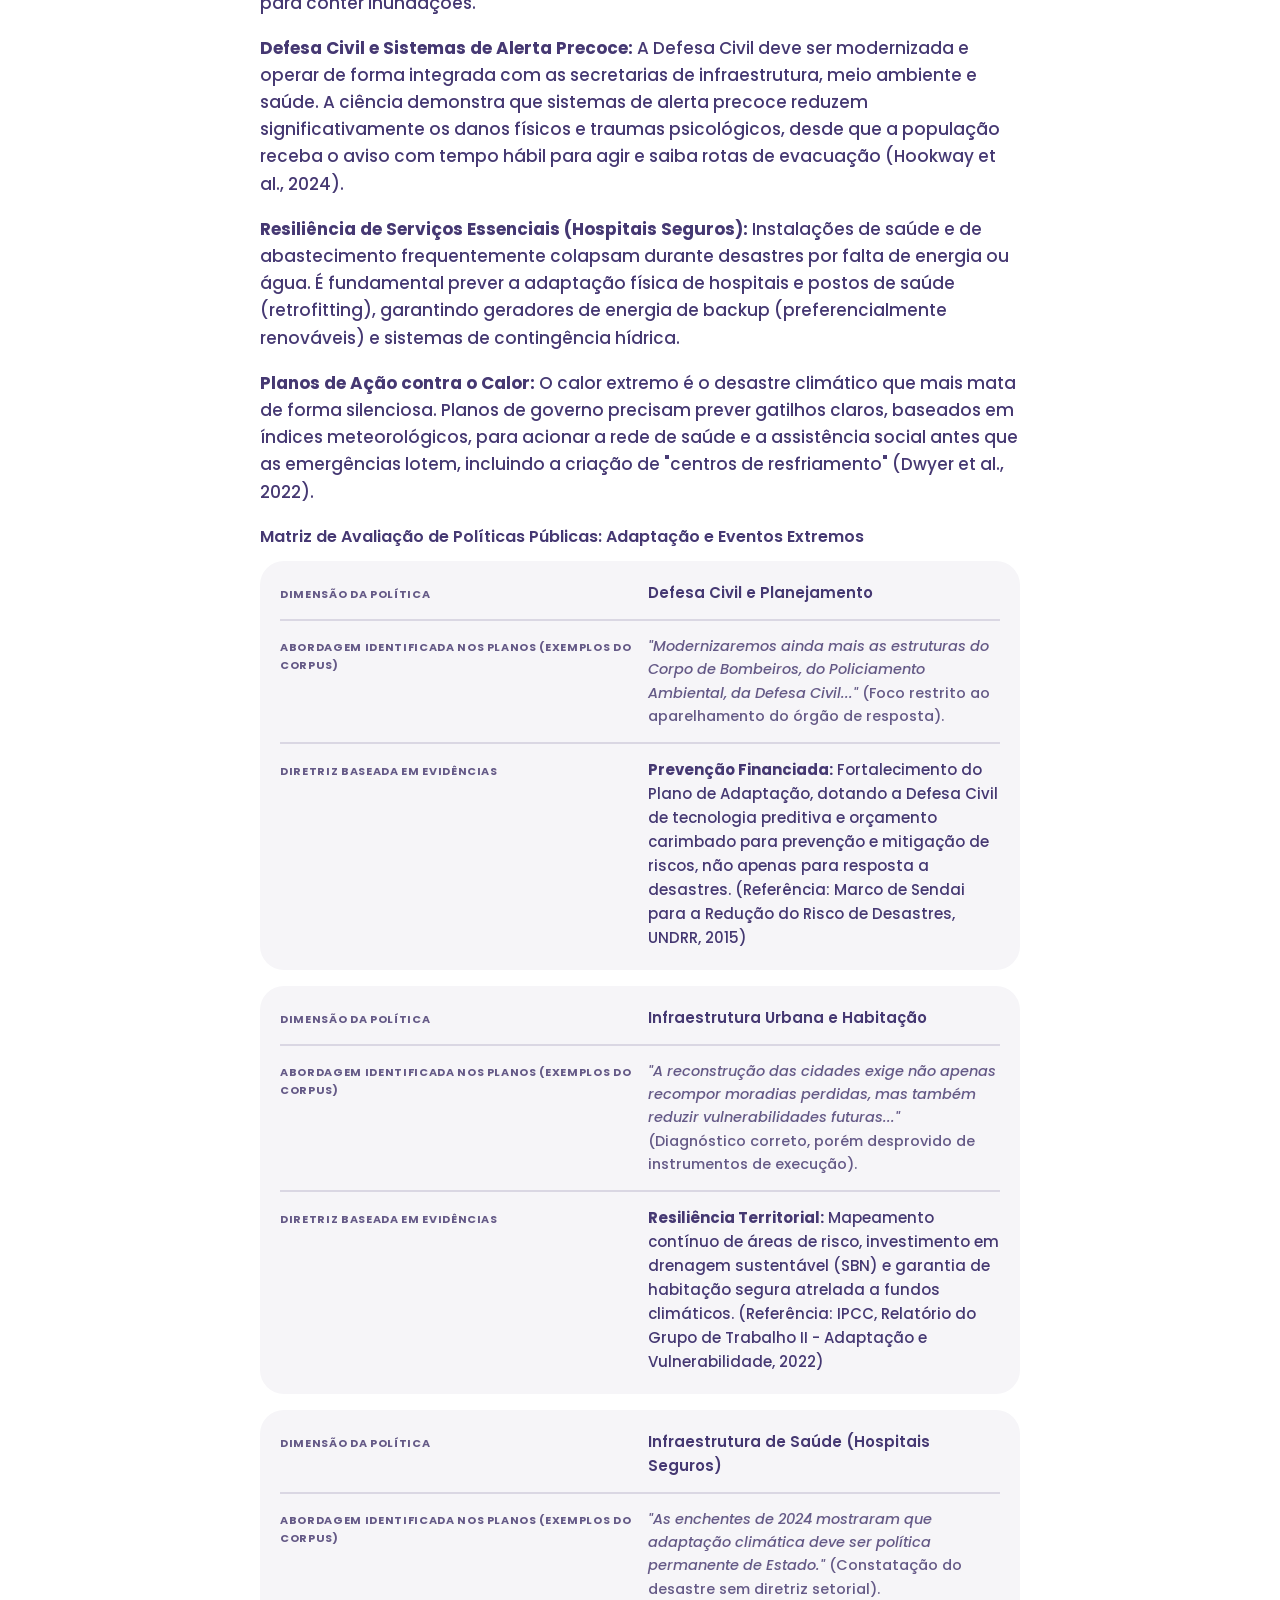
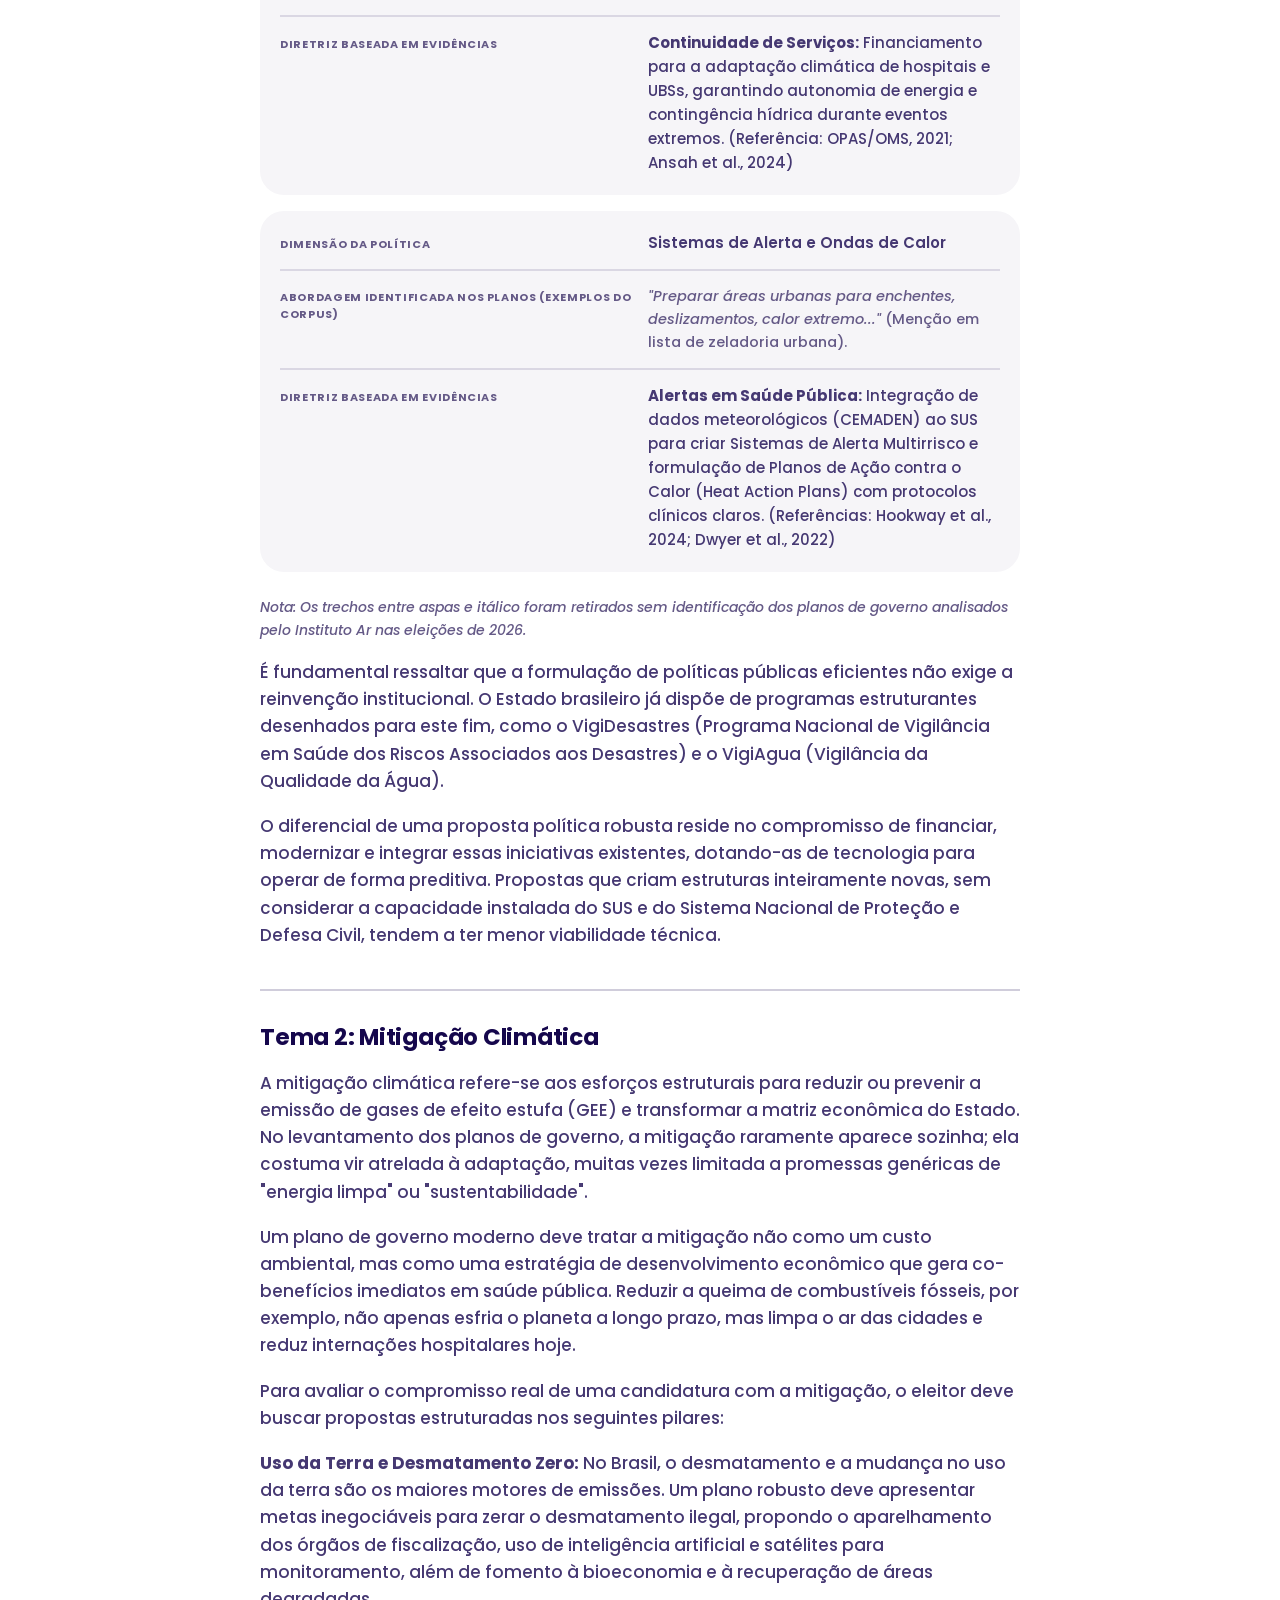
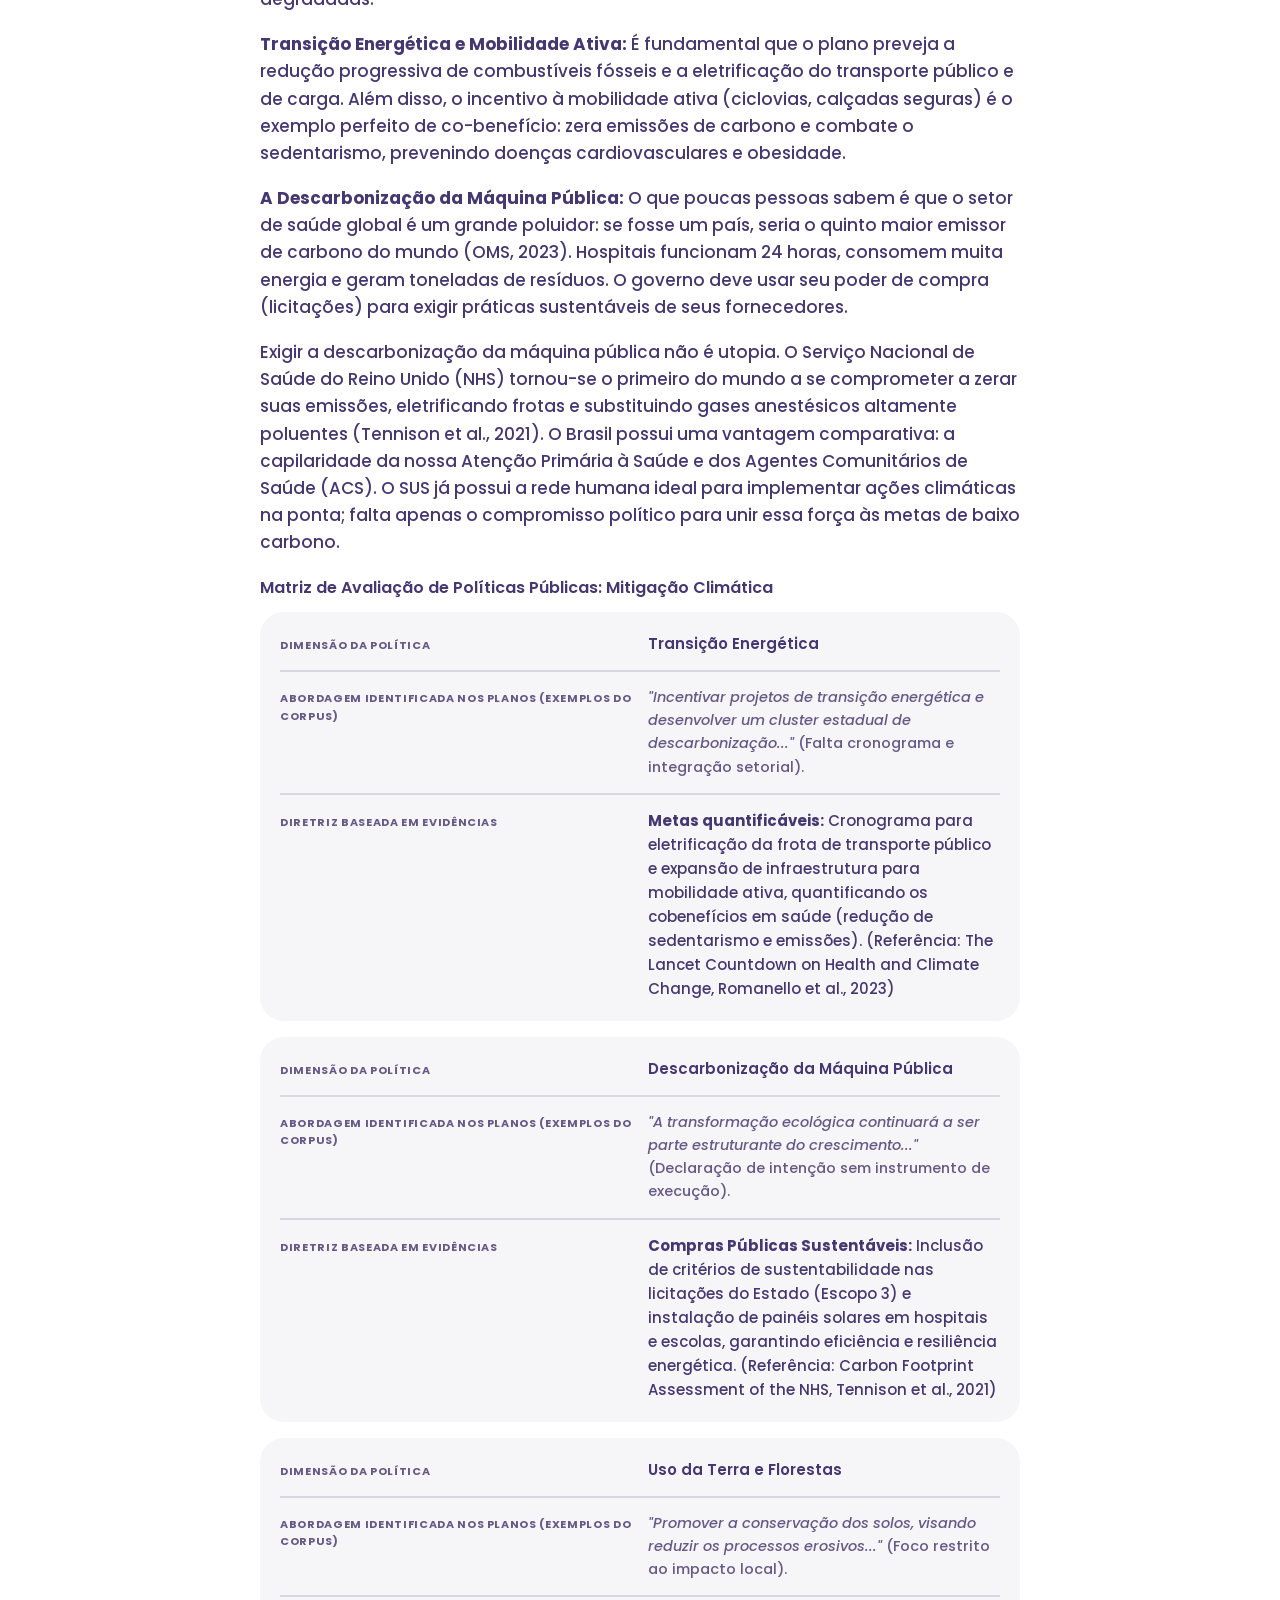
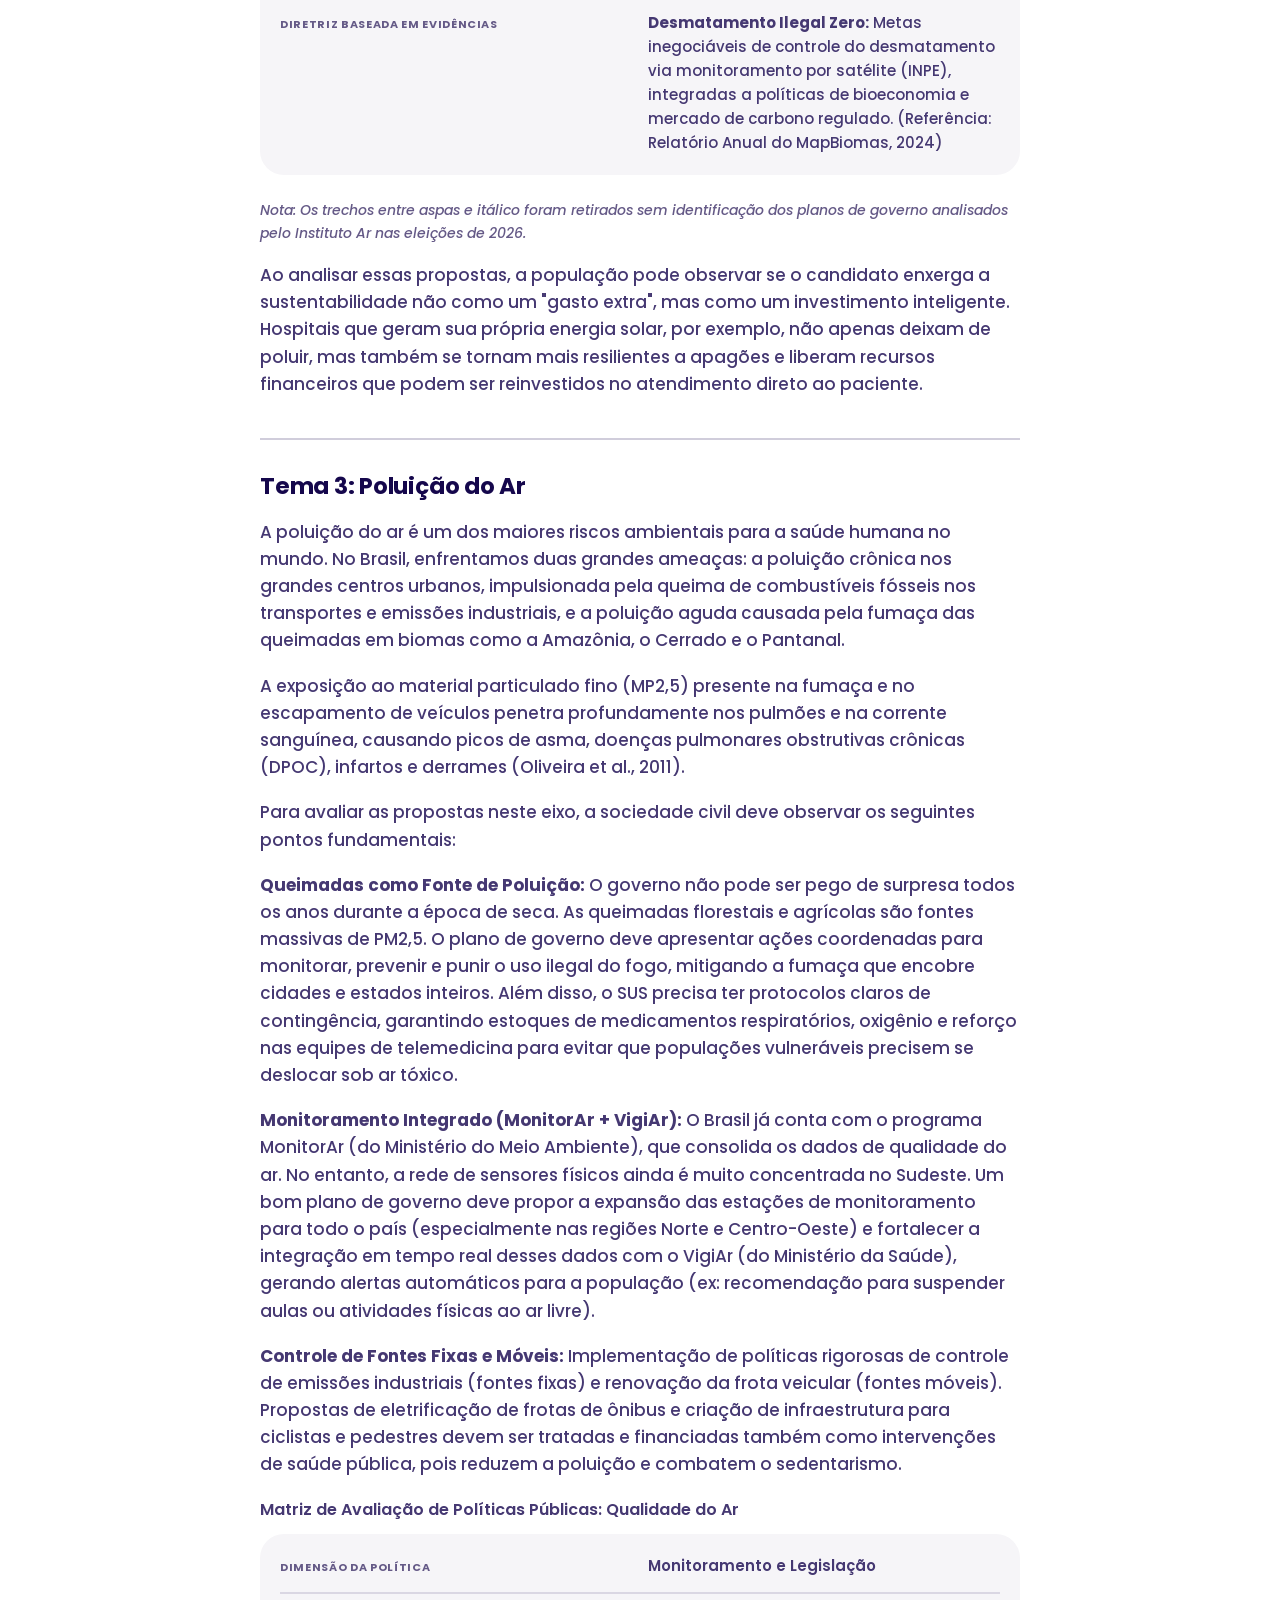
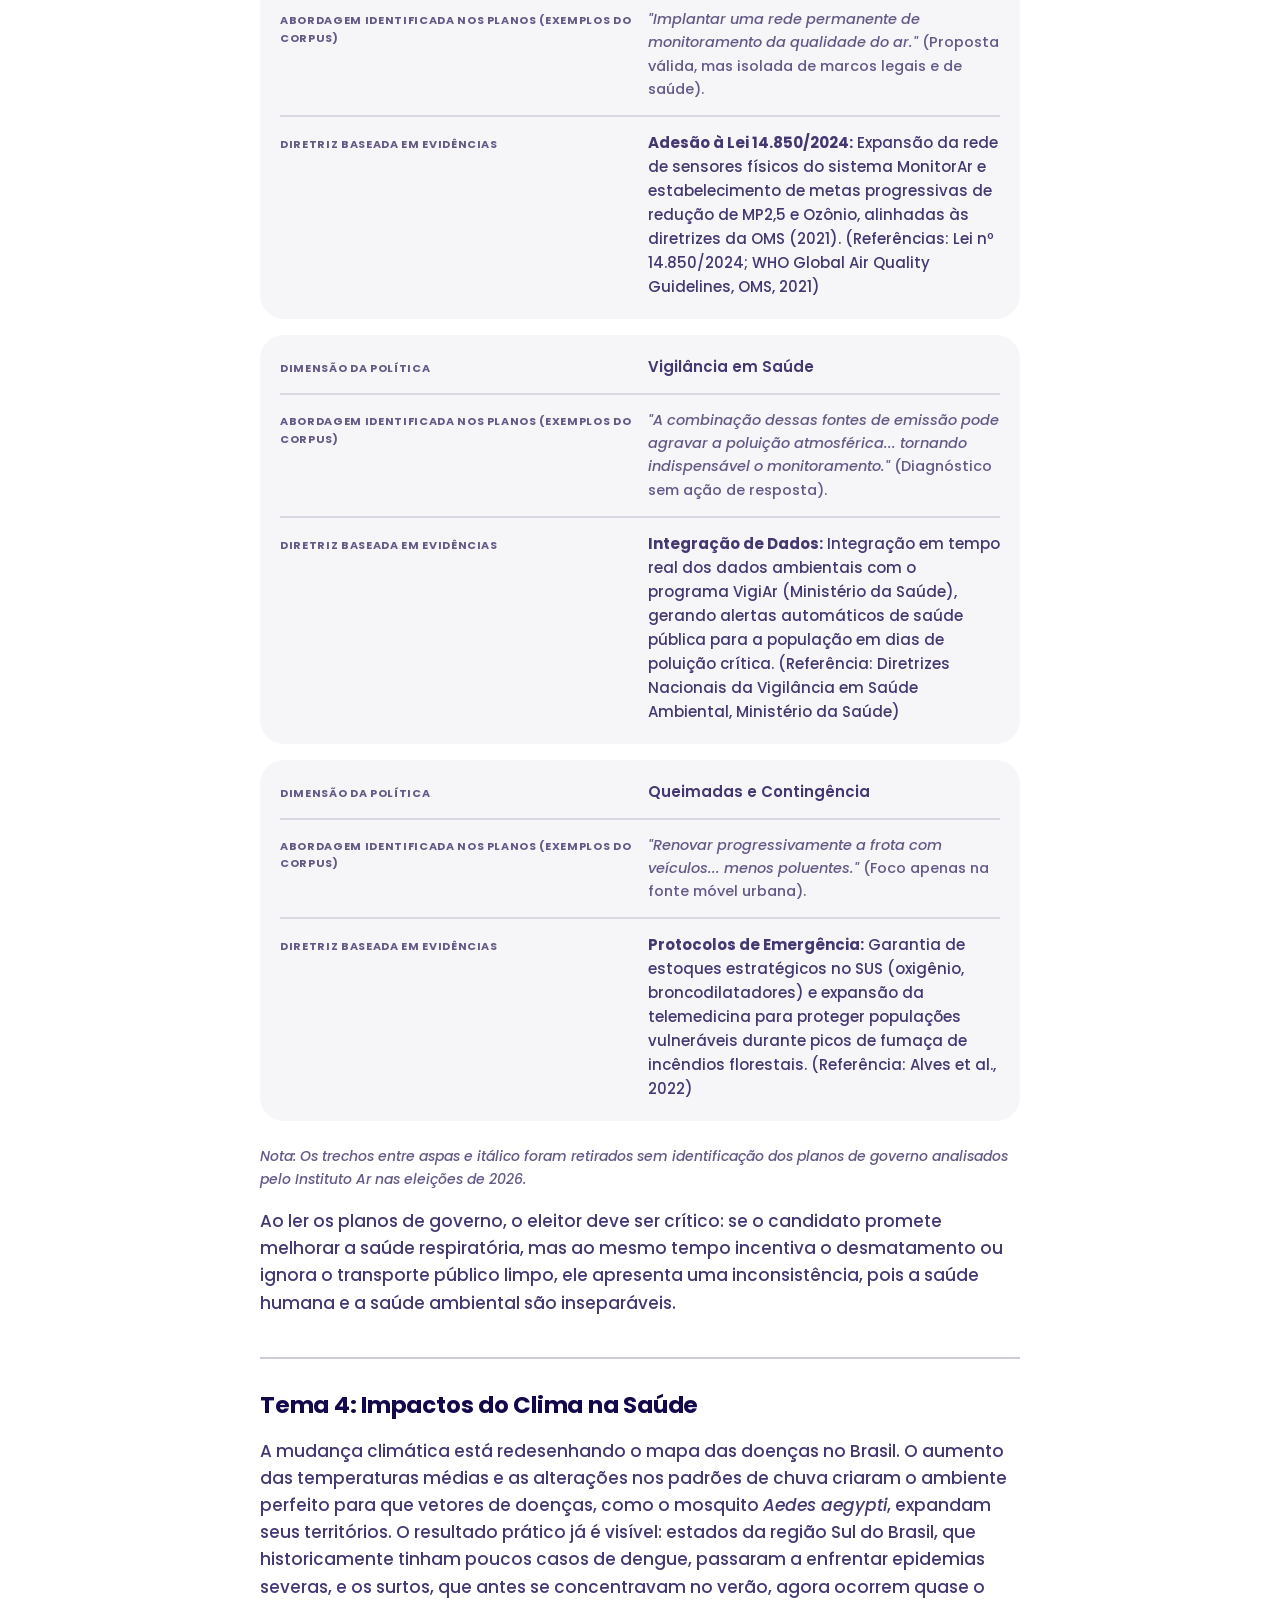
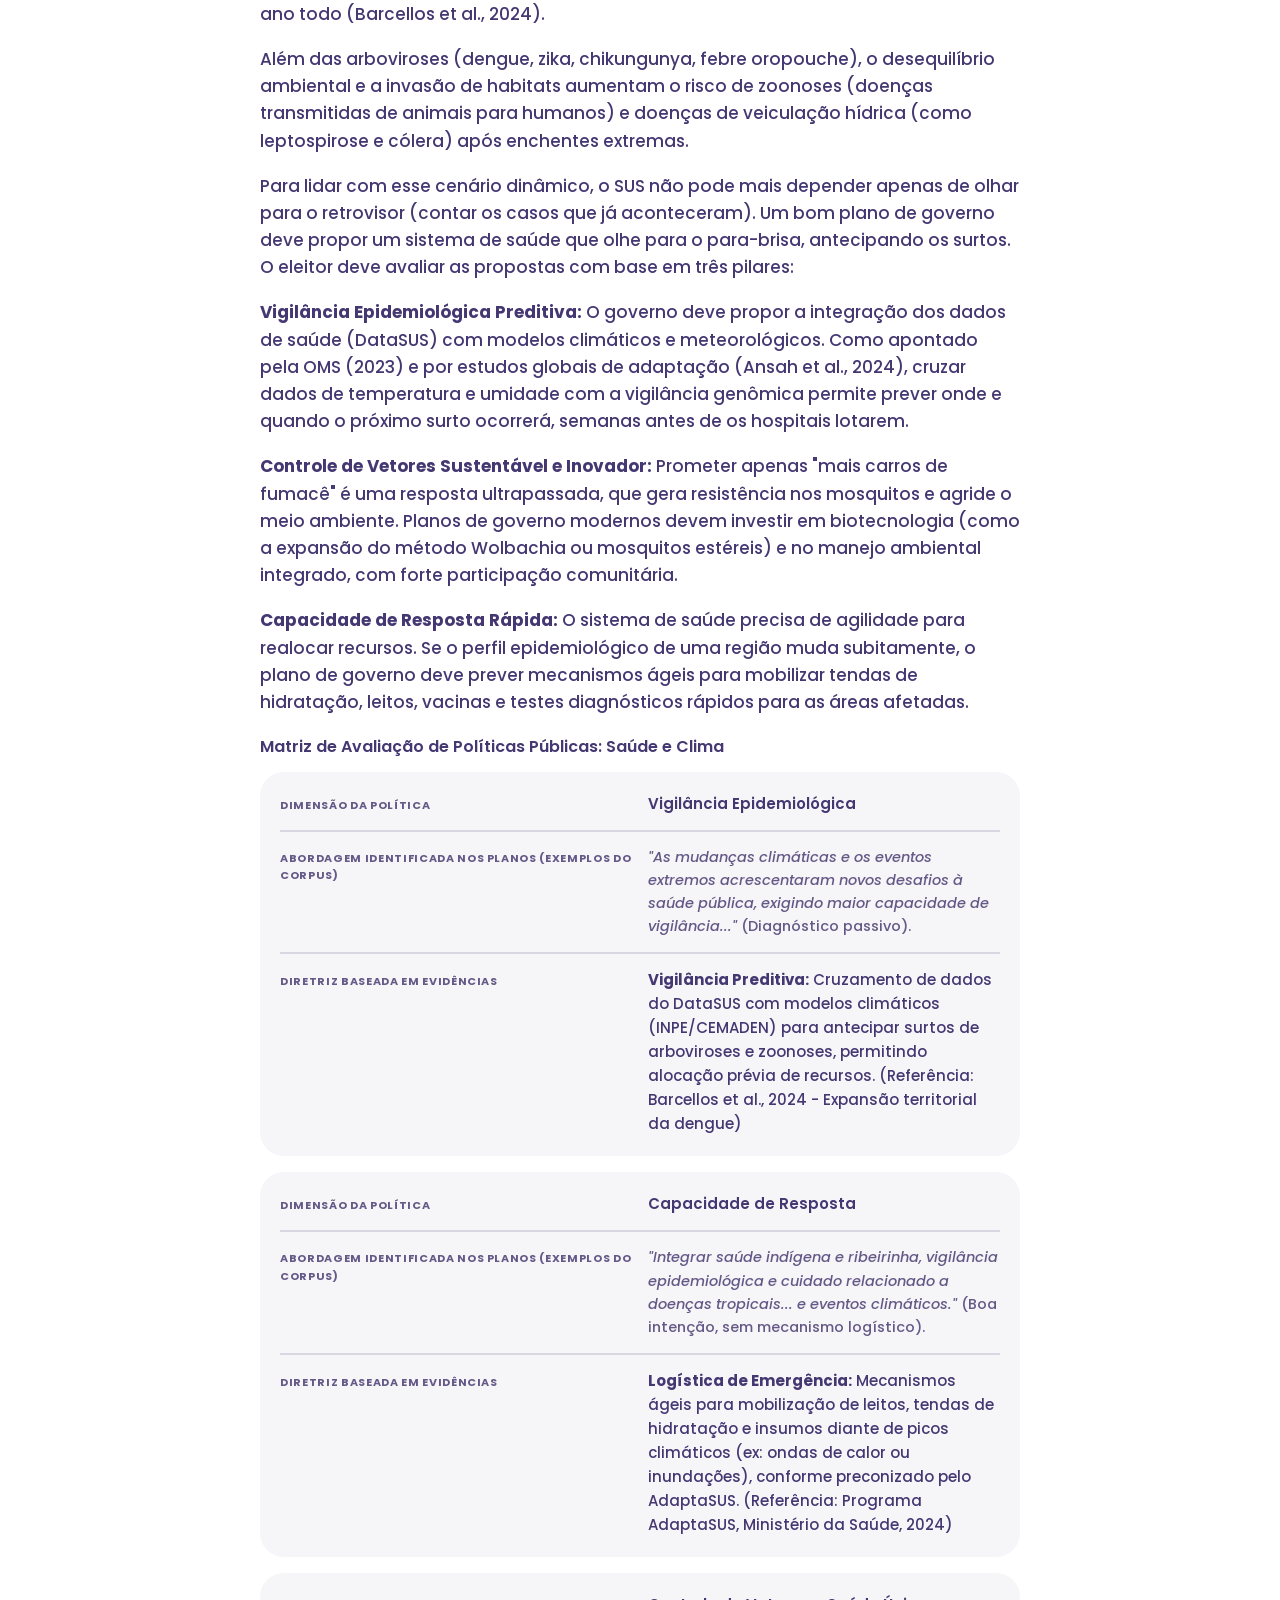
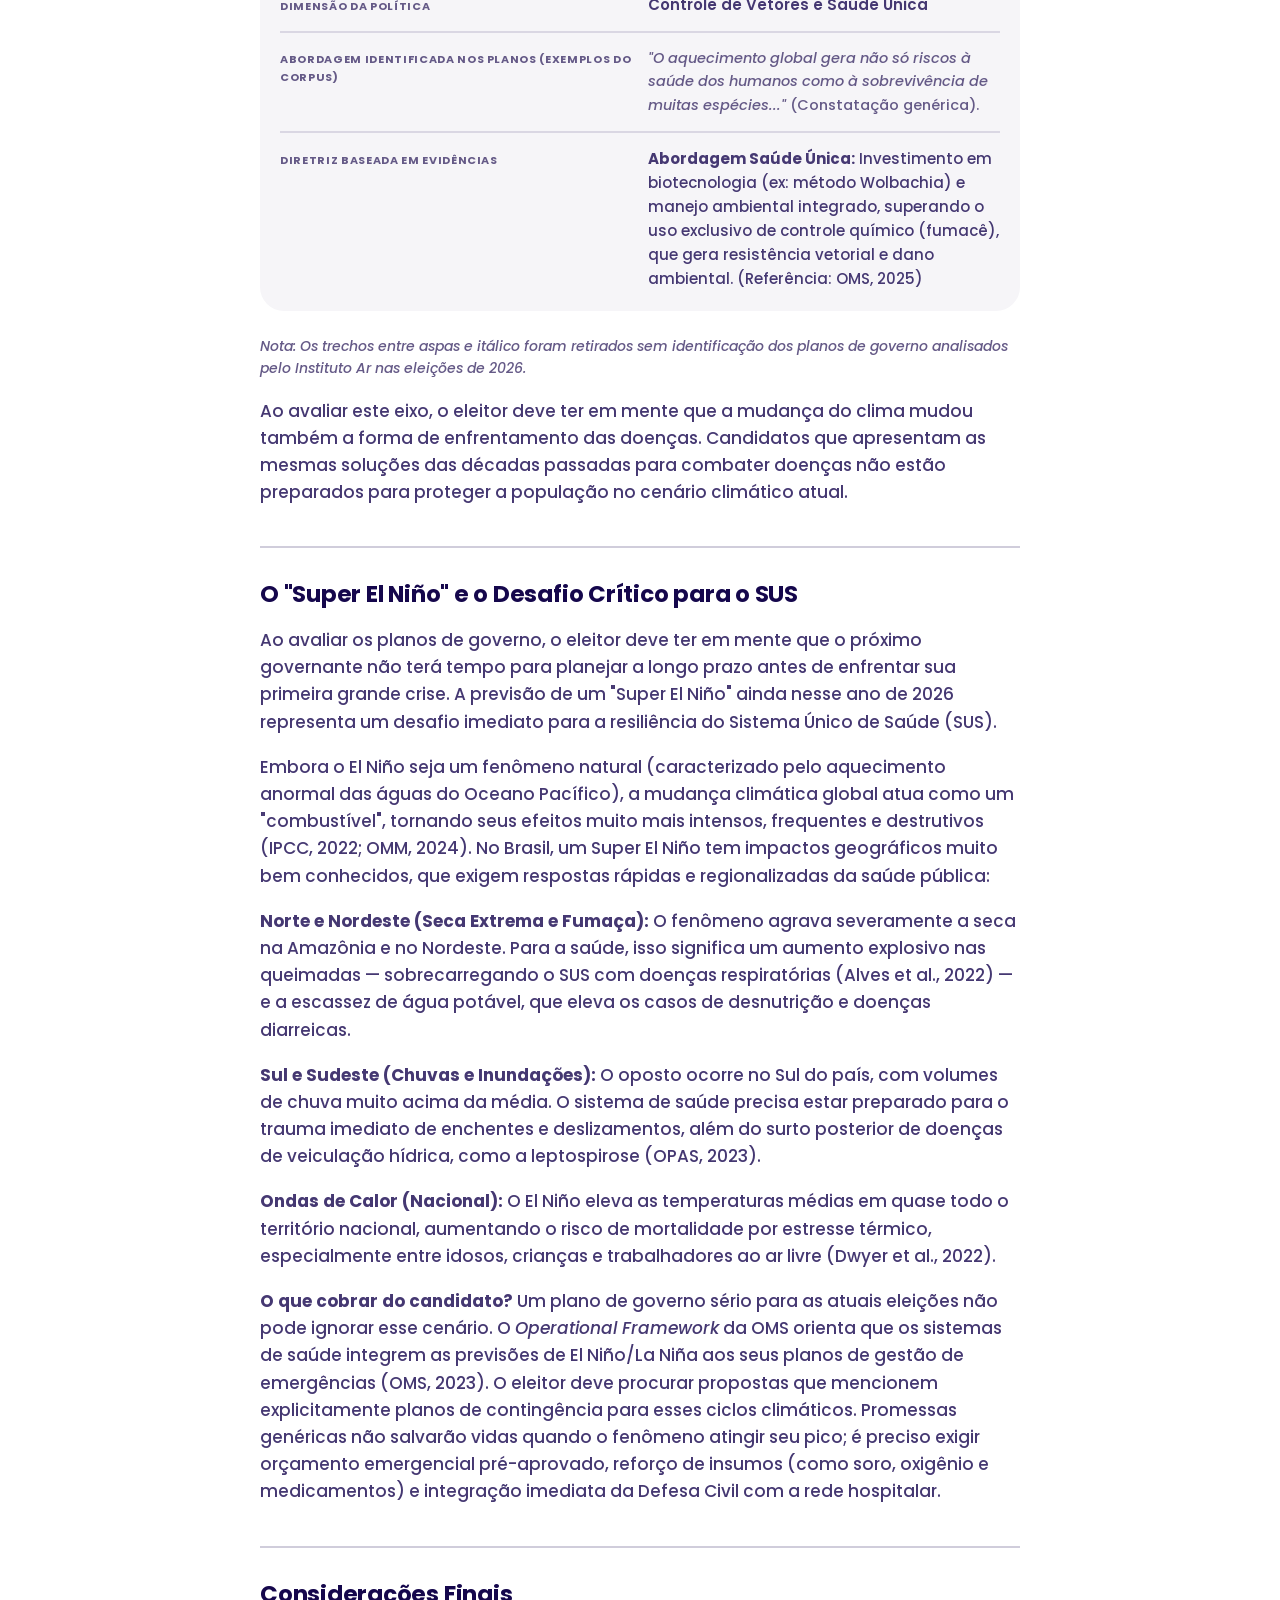
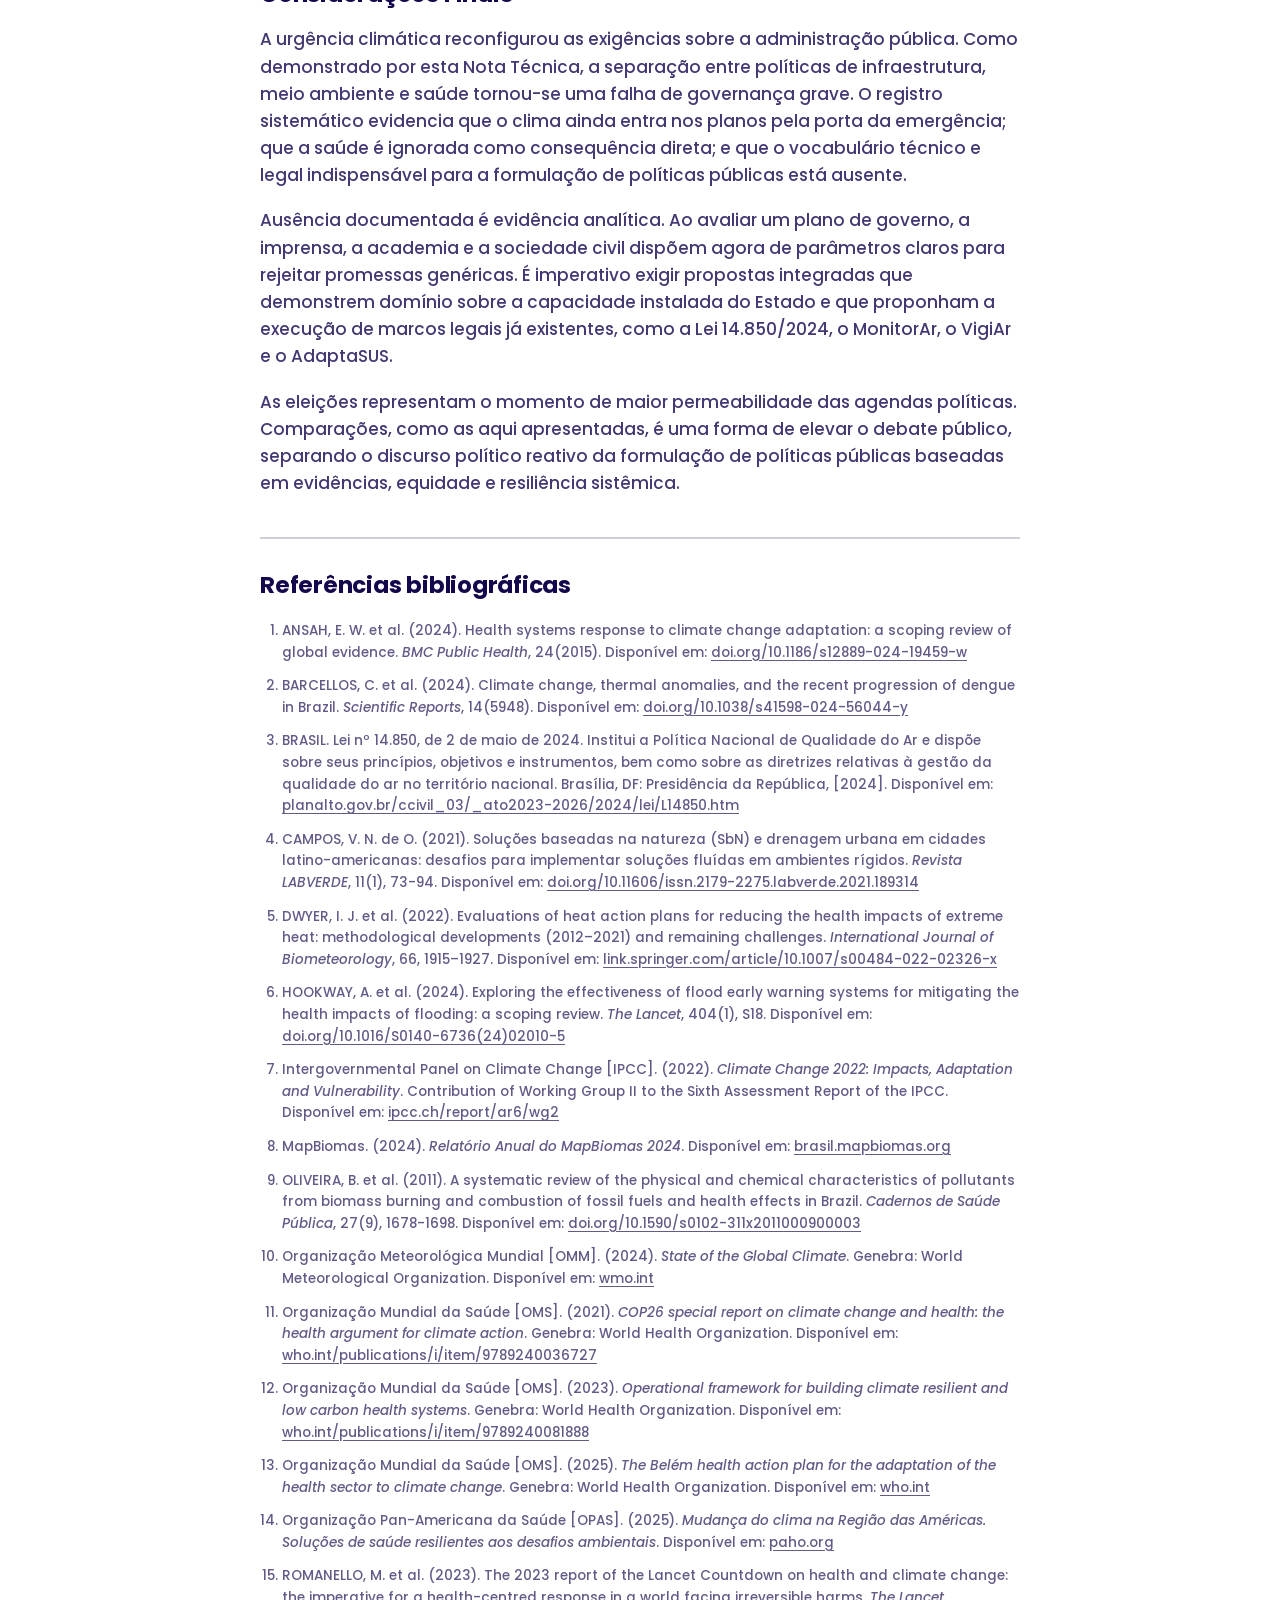
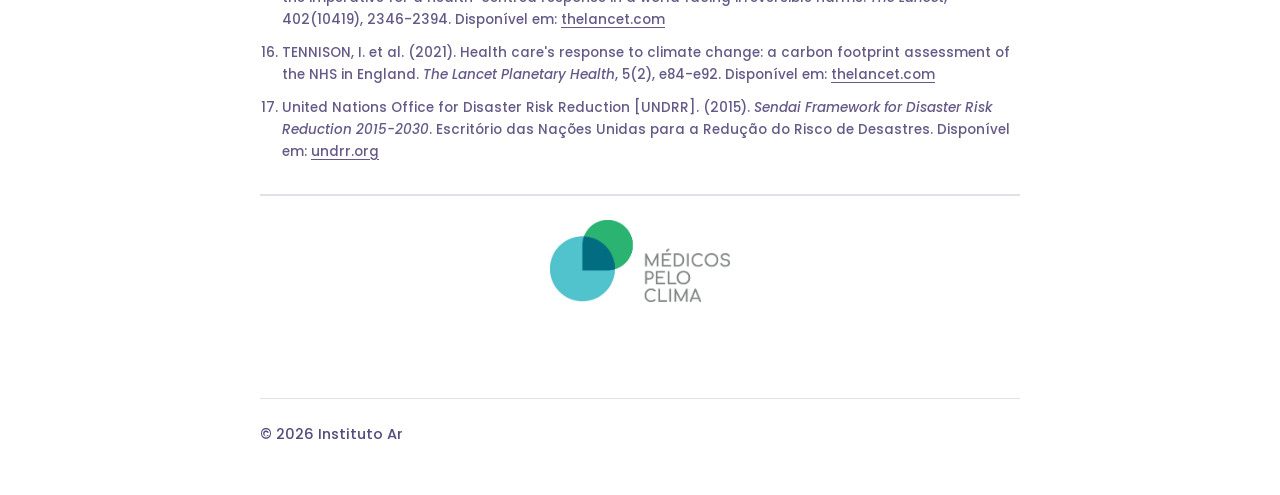
<file: site/nota-tecnica/index.html>
<!DOCTYPE html>
<html lang="pt-BR">
<head>
<!-- Google tag (gtag.js) -->
<script async src="https://www.googletagmanager.com/gtag/js?id=G-20EYR1G4XJ"></script>
<script>
  window.dataLayer = window.dataLayer || [];
  function gtag(){dataLayer.push(arguments);}
  gtag('js', new Date());
  gtag('config', 'G-20EYR1G4XJ');
</script>
<meta charset="utf-8">
<meta name="viewport" content="width=device-width, initial-scale=1, viewport-fit=cover">
<title>Nota técnica — Monitor Saúde e Clima nas Eleições</title>
<meta name="description" content="Diretrizes para Avaliação de Planos de Governo nas Agendas de Clima, Ar e Saúde.">
<meta property="og:type" content="article">
<meta property="og:locale" content="pt_BR">
<meta property="og:site_name" content="Monitor Saúde e Clima nas Eleições — Instituto Ar">
<meta property="og:title" content="Nota técnica — Monitor Saúde e Clima nas Eleições">
<meta property="og:description" content="Diretrizes para Avaliação de Planos de Governo nas Agendas de Clima, Ar e Saúde.">
<meta property="og:url" content="https://saudeeclimanaseleicoes.institutoar.org.br/nota-tecnica/">
<meta property="og:image" content="https://saudeeclimanaseleicoes.institutoar.org.br/og-image.jpg">
<meta property="og:image:width" content="1200">
<meta property="og:image:height" content="630">
<link rel="icon" type="image/png" sizes="32x32" href="../icons/favicon-32.png">
<link rel="icon" type="image/png" sizes="16x16" href="../icons/favicon-16.png">
<link rel="apple-touch-icon" sizes="180x180" href="../icons/apple-touch-icon.png">
<link rel="preconnect" href="https://fonts.googleapis.com">
<link rel="preconnect" href="https://fonts.gstatic.com" crossorigin>
<link href="https://fonts.googleapis.com/css2?family=Poppins:wght@300;400;500;600;700&display=swap" rel="stylesheet">
<link rel="stylesheet" href="../styles.css">
</head>
<body class="docpage">

<header class="docbar">
  <div class="docbar-in">
    <a class="brand-mark" href="../" title="Voltar ao monitor saúde e clima"><svg xmlns="http://www.w3.org/2000/svg" viewBox="0 0 1516.01 318.68" role="img" aria-label="Instituto Ar">
  <g>
    <path class="ia-logo-fill" d="M401.31,73.79h24.11v148.89h-24.11V73.79Z"/>
    <path class="ia-logo-fill" d="M457.37,111.57l18.28-1.41,2.01,9.85c5.43-6.63,16.27-12.46,41.19-12.46,34.96,0,40.39,18.89,40.39,46.82v68.32h-23.31v-63.69c0-16.48-1.61-28.13-24.92-28.13-25.72,0-30.14,12.46-30.14,30.14v61.68h-23.51v-111.11Z"/>
    <path class="ia-logo-fill" d="M576.51,211.03l12.06-18.08c12.46,8.04,27.33,11.45,39.58,11.45,18.08,0,24.92-2.61,24.92-13.86,0-9.24-6.23-11.05-24.71-14.06-26.92-4.22-45.61-8.44-45.61-35.56,0-21.3,12.26-33.35,45.61-33.35,17.48,0,33.15,3.62,44.2,10.05l-11.05,19.29c-8.24-4.42-20.09-7.64-32.55-7.64-18.49,0-23.11,4.22-23.11,11.65,0,9.04,6.03,11.25,23.11,14.06,27.93,4.62,46.82,8.04,46.82,34.36s-14.06,35.36-49.03,35.36c-17.08,0-34.96-3.42-50.23-13.66Z"/>
    <path class="ia-logo-fill" d="M687.02,110.16h20.09l4.22-30.14,18.28-3.82v33.96h28.73v21.3h-28.73v55.46c0,9.44,1.21,15.07,15.67,15.07h13.06v20.7c-3.21.2-13.66.2-17.48.2-27.93,0-34.56-10.05-34.56-32.55v-58.87h-19.29v-21.3Z"/>
    <path class="ia-logo-fill" d="M782.45,72.18h23.51v25.72h-23.51v-25.72ZM782.66,110.16h23.11v112.52h-23.11v-112.52Z"/>
    <path class="ia-logo-fill" d="M826.46,110.16h20.09l4.22-30.14,18.28-3.82v33.96h28.73v21.3h-28.73v55.46c0,9.44,1.21,15.07,15.67,15.07h13.06v20.7c-3.21.2-13.66.2-17.48.2-27.93,0-34.56-10.05-34.56-32.55v-58.87h-19.29v-21.3Z"/>
    <path class="ia-logo-fill" d="M920.28,172.85v-62.69h23.31v63.29c0,16.88.2,29.74,27.53,29.74s27.33-12.86,27.33-30.14v-62.89h22.91v62.29c0,35.16-7.03,52.24-50.23,52.24s-50.83-16.88-50.83-51.84Z"/>
    <path class="ia-logo-fill" d="M1040.23,110.16h20.09l4.22-30.14,18.28-3.82v33.96h28.73v21.3h-28.73v55.46c0,9.44,1.21,15.07,15.67,15.07h13.06v20.7c-3.21.2-13.66.2-17.48.2-27.93,0-34.56-10.05-34.56-32.55v-58.87h-19.29v-21.3Z"/>
    <path class="ia-logo-fill" d="M1125.42,166.22c0-38.18,15.87-58.67,56.46-58.67s56.46,20.5,56.46,58.67-15.87,58.67-56.46,58.67-56.46-20.49-56.46-58.67ZM1214.83,166.82c0-23.31-8.24-36.77-32.95-36.77s-32.95,13.46-32.95,36.77,8.04,36.97,32.95,36.97,32.95-13.66,32.95-36.97Z"/>
    <path class="ia-logo-fill" d="M1355.48,72.79h24.92l59.88,149.89h-25.12l-11.05-28.53h-72.94l-11.05,28.53h-24.31l59.68-149.89ZM1395.46,171.64l-27.93-69.72-27.93,69.72h55.86Z"/>
    <path class="ia-logo-fill" d="M1457.94,111.57l18.28-1.41,2.41,12.86c4.62-7.64,18.28-13.66,37.37-14.06v23.51c-26.92.2-34.56,12.86-34.56,32.35v57.87h-23.51v-111.11Z"/>
  </g>
  <path class="ia-logo-symbol" d="M159.34,0C71.48,0,0,71.48,0,159.34s71.48,159.34,159.34,159.34,159.34-71.48,159.34-159.34S247.2,0,159.34,0ZM159.34,14c80.14,0,145.34,65.2,145.34,145.34,0,31.7-10.21,61.06-27.5,84.98,8.16-17.03,12.73-36.09,12.73-56.2,0-71.99-58.57-130.56-130.56-130.56S28.78,116.12,28.78,188.12c0,20.11,4.57,39.17,12.73,56.2-17.29-23.91-27.5-53.27-27.5-84.98C14,79.2,79.2,14,159.34,14ZM42.78,188.12c0-64.27,52.29-116.56,116.56-116.56s116.56,52.29,116.56,116.56c0,29.3-10.87,56.11-28.79,76.61,6.79-13.36,10.63-28.47,10.63-44.45,0-54.26-44.14-98.4-98.4-98.4s-98.4,44.14-98.4,98.4c0,15.99,3.83,31.09,10.63,44.45-17.92-20.5-28.79-47.31-28.79-76.61ZM74.94,220.28c0-46.54,37.86-84.4,84.4-84.4s84.4,37.86,84.4,84.4-37.86,84.4-84.4,84.4-84.4-37.86-84.4-84.4Z"/>
</svg></a>
    <a class="docbar-back" href="../">← Voltar ao monitor saúde e clima</a>
  </div>
</header>

<main class="docpage-main">
  <h1>Nota técnica</h1>
  <article id="doc-conteudo" class="doc-body-inner">
    <p class="doc-subtitulo">Diretrizes para Avaliação de Planos de Governo nas Agendas de Clima, Ar e Saúde</p>

    <h3>Introdução</h3>
    <p>No Brasil, os impactos do aquecimento global já se manifestam de forma aguda e transversal. Secas históricas na bacia amazônica, inundações devastadoras no Sul e ondas de calor prolongadas nos grandes centros urbanos expõem a vulnerabilidade da infraestrutura das cidades e sobrecarregam o Sistema Único de Saúde (SUS) (OPAS, 2023; IPCC, 2022). Além dos danos diretos, às alterações nos padrões de temperatura e precipitação afetam a economia, a segurança alimentar e expandem a distribuição geográfica de vetores de doenças, como o <em>Aedes aegypti</em> (Romanello et al., 2023).</p>
    <p>Paralelamente, o país enfrenta uma crise silenciosa impulsionada pela poluição do ar. A queima de combustíveis fósseis nos centros urbanos e o aumento exponencial das queimadas em biomas como a Amazônia, o Cerrado e o Pantanal geram uma carga altíssima de material particulado fino (MP2,5). Essa exposição está diretamente associada ao aumento de internações por doenças respiratórias e cardiovasculares, atingindo de forma desproporcional crianças, idosos e comunidades de baixa renda (Alves et al., 2022). Fica evidente, portanto, que a justiça climática é, intrinsecamente, uma questão de equidade social e de saúde.</p>
    <p>Diante desse cenário, o objetivo desta Nota Técnica é fornecer à sociedade um referencial analítico rigoroso. Em um ano de eleição, quando saúde e meio ambiente entram no debate público, quais seriam os parâmetros para um plano de governo ideal?</p>
    <p>Ao delinear o que se deve exigir de propostas baseadas em evidências, este documento estrutura-se em quatro eixos indissociáveis: Adaptação, Mitigação, Poluição do Ar e Impactos na Saúde. Utilizando exemplos reais extraídos dos próprios planos de 2026 analisados pelo Instituto Ar, apresentamos Matrizes de Avaliação para distinguir abordagens genéricas de políticas públicas, integradas e orientadas pela ciência.</p>

    <h3>Tema 1: Adaptação e Eventos Extremos</h3>
    <p>A adaptação climática consiste em preparar o território, a economia e as instituições para absorver choques agudos (enchentes, deslizamentos) e estresses crônicos (secas, ondas de calor), garantindo a proteção da vida e a continuidade dos serviços essenciais. No levantamento dos planos de governo, o clima entra principalmente pela adaptação a eventos extremos. Um bom plano de governo deve ir além da resposta ao desastre e focar na resiliência sistêmica, estruturando-se nos seguintes pilares:</p>
    <p><strong>Planejamento Urbano e Infraestrutura Verde:</strong> A adaptação começa no território. Planos robustos preveem a realocação digna de famílias em áreas de risco, investimentos em macrodrenagem e a adoção de Soluções Baseadas na Natureza (SBN), como "cidades-esponja", parques lineares e recuperação de matas ciliares para conter inundações.</p>
    <p><strong>Defesa Civil e Sistemas de Alerta Precoce:</strong> A Defesa Civil deve ser modernizada e operar de forma integrada com as secretarias de infraestrutura, meio ambiente e saúde. A ciência demonstra que sistemas de alerta precoce reduzem significativamente os danos físicos e traumas psicológicos, desde que a população receba o aviso com tempo hábil para agir e saiba rotas de evacuação (Hookway et al., 2024).</p>
    <p><strong>Resiliência de Serviços Essenciais (Hospitais Seguros):</strong> Instalações de saúde e de abastecimento frequentemente colapsam durante desastres por falta de energia ou água. É fundamental prever a adaptação física de hospitais e postos de saúde (retrofitting), garantindo geradores de energia de backup (preferencialmente renováveis) e sistemas de contingência hídrica.</p>
    <p><strong>Planos de Ação contra o Calor:</strong> O calor extremo é o desastre climático que mais mata de forma silenciosa. Planos de governo precisam prever gatilhos claros, baseados em índices meteorológicos, para acionar a rede de saúde e a assistência social antes que as emergências lotem, incluindo a criação de "centros de resfriamento" (Dwyer et al., 2022).</p>

    <p class="matriz-titulo">Matriz de Avaliação de Políticas Públicas: Adaptação e Eventos Extremos</p>
    <div class="matriz">
      <div class="matriz-item">
        <dl class="matriz-fields">
          <div class="matriz-row"><dt class="matriz-label">Dimensão da Política</dt><dd class="matriz-dim">Defesa Civil e Planejamento</dd></div>
          <div class="matriz-row"><dt class="matriz-label">Abordagem Identificada nos Planos (Exemplos do Corpus)</dt><dd class="matriz-plano"><em>"Modernizaremos ainda mais as estruturas do Corpo de Bombeiros, do Policiamento Ambiental, da Defesa Civil..."</em> (Foco restrito ao aparelhamento do órgão de resposta).</dd></div>
          <div class="matriz-row"><dt class="matriz-label">Diretriz Baseada em Evidências</dt><dd class="matriz-diretriz"><strong>Prevenção Financiada:</strong> Fortalecimento do Plano de Adaptação, dotando a Defesa Civil de tecnologia preditiva e orçamento carimbado para prevenção e mitigação de riscos, não apenas para resposta a desastres. (Referência: Marco de Sendai para a Redução do Risco de Desastres, UNDRR, 2015)</dd></div>
        </dl>
      </div>
      <div class="matriz-item">
        <dl class="matriz-fields">
          <div class="matriz-row"><dt class="matriz-label">Dimensão da Política</dt><dd class="matriz-dim">Infraestrutura Urbana e Habitação</dd></div>
          <div class="matriz-row"><dt class="matriz-label">Abordagem Identificada nos Planos (Exemplos do Corpus)</dt><dd class="matriz-plano"><em>"A reconstrução das cidades exige não apenas recompor moradias perdidas, mas também reduzir vulnerabilidades futuras..."</em> (Diagnóstico correto, porém desprovido de instrumentos de execução).</dd></div>
          <div class="matriz-row"><dt class="matriz-label">Diretriz Baseada em Evidências</dt><dd class="matriz-diretriz"><strong>Resiliência Territorial:</strong> Mapeamento contínuo de áreas de risco, investimento em drenagem sustentável (SBN) e garantia de habitação segura atrelada a fundos climáticos. (Referência: IPCC, Relatório do Grupo de Trabalho II - Adaptação e Vulnerabilidade, 2022)</dd></div>
        </dl>
      </div>
      <div class="matriz-item">
        <dl class="matriz-fields">
          <div class="matriz-row"><dt class="matriz-label">Dimensão da Política</dt><dd class="matriz-dim">Infraestrutura de Saúde (Hospitais Seguros)</dd></div>
          <div class="matriz-row"><dt class="matriz-label">Abordagem Identificada nos Planos (Exemplos do Corpus)</dt><dd class="matriz-plano"><em>"As enchentes de 2024 mostraram que adaptação climática deve ser política permanente de Estado."</em> (Constatação do desastre sem diretriz setorial).</dd></div>
          <div class="matriz-row"><dt class="matriz-label">Diretriz Baseada em Evidências</dt><dd class="matriz-diretriz"><strong>Continuidade de Serviços:</strong> Financiamento para a adaptação climática de hospitais e UBSs, garantindo autonomia de energia e contingência hídrica durante eventos extremos. (Referência: OPAS/OMS, 2021; Ansah et al., 2024)</dd></div>
        </dl>
      </div>
      <div class="matriz-item">
        <dl class="matriz-fields">
          <div class="matriz-row"><dt class="matriz-label">Dimensão da Política</dt><dd class="matriz-dim">Sistemas de Alerta e Ondas de Calor</dd></div>
          <div class="matriz-row"><dt class="matriz-label">Abordagem Identificada nos Planos (Exemplos do Corpus)</dt><dd class="matriz-plano"><em>"Preparar áreas urbanas para enchentes, deslizamentos, calor extremo..."</em> (Menção em lista de zeladoria urbana).</dd></div>
          <div class="matriz-row"><dt class="matriz-label">Diretriz Baseada em Evidências</dt><dd class="matriz-diretriz"><strong>Alertas em Saúde Pública:</strong> Integração de dados meteorológicos (CEMADEN) ao SUS para criar Sistemas de Alerta Multirrisco e formulação de Planos de Ação contra o Calor (Heat Action Plans) com protocolos clínicos claros. (Referências: Hookway et al., 2024; Dwyer et al., 2022)</dd></div>
        </dl>
      </div>
    </div>
    <p class="doc-nota-metodo"><em>Nota: Os trechos entre aspas e itálico foram retirados sem identificação dos planos de governo analisados pelo Instituto Ar nas eleições de 2026.</em></p>

    <p>É fundamental ressaltar que a formulação de políticas públicas eficientes não exige a reinvenção institucional. O Estado brasileiro já dispõe de programas estruturantes desenhados para este fim, como o VigiDesastres (Programa Nacional de Vigilância em Saúde dos Riscos Associados aos Desastres) e o VigiAgua (Vigilância da Qualidade da Água).</p>
    <p>O diferencial de uma proposta política robusta reside no compromisso de financiar, modernizar e integrar essas iniciativas existentes, dotando-as de tecnologia para operar de forma preditiva. Propostas que criam estruturas inteiramente novas, sem considerar a capacidade instalada do SUS e do Sistema Nacional de Proteção e Defesa Civil, tendem a ter menor viabilidade técnica.</p>

    <h3>Tema 2: Mitigação Climática</h3>
    <p>A mitigação climática refere-se aos esforços estruturais para reduzir ou prevenir a emissão de gases de efeito estufa (GEE) e transformar a matriz econômica do Estado. No levantamento dos planos de governo, a mitigação raramente aparece sozinha; ela costuma vir atrelada à adaptação, muitas vezes limitada a promessas genéricas de "energia limpa" ou "sustentabilidade".</p>
    <p>Um plano de governo moderno deve tratar a mitigação não como um custo ambiental, mas como uma estratégia de desenvolvimento econômico que gera co-benefícios imediatos em saúde pública. Reduzir a queima de combustíveis fósseis, por exemplo, não apenas esfria o planeta a longo prazo, mas limpa o ar das cidades e reduz internações hospitalares hoje.</p>
    <p>Para avaliar o compromisso real de uma candidatura com a mitigação, o eleitor deve buscar propostas estruturadas nos seguintes pilares:</p>
    <p><strong>Uso da Terra e Desmatamento Zero:</strong> No Brasil, o desmatamento e a mudança no uso da terra são os maiores motores de emissões. Um plano robusto deve apresentar metas inegociáveis para zerar o desmatamento ilegal, propondo o aparelhamento dos órgãos de fiscalização, uso de inteligência artificial e satélites para monitoramento, além de fomento à bioeconomia e à recuperação de áreas degradadas.</p>
    <p><strong>Transição Energética e Mobilidade Ativa:</strong> É fundamental que o plano preveja a redução progressiva de combustíveis fósseis e a eletrificação do transporte público e de carga. Além disso, o incentivo à mobilidade ativa (ciclovias, calçadas seguras) é o exemplo perfeito de co-benefício: zera emissões de carbono e combate o sedentarismo, prevenindo doenças cardiovasculares e obesidade.</p>
    <p><strong>A Descarbonização da Máquina Pública:</strong> O que poucas pessoas sabem é que o setor de saúde global é um grande poluidor: se fosse um país, seria o quinto maior emissor de carbono do mundo (OMS, 2023). Hospitais funcionam 24 horas, consomem muita energia e geram toneladas de resíduos. O governo deve usar seu poder de compra (licitações) para exigir práticas sustentáveis de seus fornecedores.</p>
    <p>Exigir a descarbonização da máquina pública não é utopia. O Serviço Nacional de Saúde do Reino Unido (NHS) tornou-se o primeiro do mundo a se comprometer a zerar suas emissões, eletrificando frotas e substituindo gases anestésicos altamente poluentes (Tennison et al., 2021). O Brasil possui uma vantagem comparativa: a capilaridade da nossa Atenção Primária à Saúde e dos Agentes Comunitários de Saúde (ACS). O SUS já possui a rede humana ideal para implementar ações climáticas na ponta; falta apenas o compromisso político para unir essa força às metas de baixo carbono.</p>

    <p class="matriz-titulo">Matriz de Avaliação de Políticas Públicas: Mitigação Climática</p>
    <div class="matriz">
      <div class="matriz-item">
        <dl class="matriz-fields">
          <div class="matriz-row"><dt class="matriz-label">Dimensão da Política</dt><dd class="matriz-dim">Transição Energética</dd></div>
          <div class="matriz-row"><dt class="matriz-label">Abordagem Identificada nos Planos (Exemplos do Corpus)</dt><dd class="matriz-plano"><em>"Incentivar projetos de transição energética e desenvolver um cluster estadual de descarbonização..."</em> (Falta cronograma e integração setorial).</dd></div>
          <div class="matriz-row"><dt class="matriz-label">Diretriz Baseada em Evidências</dt><dd class="matriz-diretriz"><strong>Metas quantificáveis:</strong> Cronograma para eletrificação da frota de transporte público e expansão de infraestrutura para mobilidade ativa, quantificando os cobenefícios em saúde (redução de sedentarismo e emissões). (Referência: The Lancet Countdown on Health and Climate Change, Romanello et al., 2023)</dd></div>
        </dl>
      </div>
      <div class="matriz-item">
        <dl class="matriz-fields">
          <div class="matriz-row"><dt class="matriz-label">Dimensão da Política</dt><dd class="matriz-dim">Descarbonização da Máquina Pública</dd></div>
          <div class="matriz-row"><dt class="matriz-label">Abordagem Identificada nos Planos (Exemplos do Corpus)</dt><dd class="matriz-plano"><em>"A transformação ecológica continuará a ser parte estruturante do crescimento..."</em> (Declaração de intenção sem instrumento de execução).</dd></div>
          <div class="matriz-row"><dt class="matriz-label">Diretriz Baseada em Evidências</dt><dd class="matriz-diretriz"><strong>Compras Públicas Sustentáveis:</strong> Inclusão de critérios de sustentabilidade nas licitações do Estado (Escopo 3) e instalação de painéis solares em hospitais e escolas, garantindo eficiência e resiliência energética. (Referência: Carbon Footprint Assessment of the NHS, Tennison et al., 2021)</dd></div>
        </dl>
      </div>
      <div class="matriz-item">
        <dl class="matriz-fields">
          <div class="matriz-row"><dt class="matriz-label">Dimensão da Política</dt><dd class="matriz-dim">Uso da Terra e Florestas</dd></div>
          <div class="matriz-row"><dt class="matriz-label">Abordagem Identificada nos Planos (Exemplos do Corpus)</dt><dd class="matriz-plano"><em>"Promover a conservação dos solos, visando reduzir os processos erosivos..."</em> (Foco restrito ao impacto local).</dd></div>
          <div class="matriz-row"><dt class="matriz-label">Diretriz Baseada em Evidências</dt><dd class="matriz-diretriz"><strong>Desmatamento Ilegal Zero:</strong> Metas inegociáveis de controle do desmatamento via monitoramento por satélite (INPE), integradas a políticas de bioeconomia e mercado de carbono regulado. (Referência: Relatório Anual do MapBiomas, 2024)</dd></div>
        </dl>
      </div>
    </div>
    <p class="doc-nota-metodo"><em>Nota: Os trechos entre aspas e itálico foram retirados sem identificação dos planos de governo analisados pelo Instituto Ar nas eleições de 2026.</em></p>

    <p>Ao analisar essas propostas, a população pode observar se o candidato enxerga a sustentabilidade não como um "gasto extra", mas como um investimento inteligente. Hospitais que geram sua própria energia solar, por exemplo, não apenas deixam de poluir, mas também se tornam mais resilientes a apagões e liberam recursos financeiros que podem ser reinvestidos no atendimento direto ao paciente.</p>

    <h3>Tema 3: Poluição do Ar</h3>
    <p>A poluição do ar é um dos maiores riscos ambientais para a saúde humana no mundo. No Brasil, enfrentamos duas grandes ameaças: a poluição crônica nos grandes centros urbanos, impulsionada pela queima de combustíveis fósseis nos transportes e emissões industriais, e a poluição aguda causada pela fumaça das queimadas em biomas como a Amazônia, o Cerrado e o Pantanal.</p>
    <p>A exposição ao material particulado fino (MP2,5) presente na fumaça e no escapamento de veículos penetra profundamente nos pulmões e na corrente sanguínea, causando picos de asma, doenças pulmonares obstrutivas crônicas (DPOC), infartos e derrames (Oliveira et al., 2011).</p>
    <p>Para avaliar as propostas neste eixo, a sociedade civil deve observar os seguintes pontos fundamentais:</p>
    <p><strong>Queimadas como Fonte de Poluição:</strong> O governo não pode ser pego de surpresa todos os anos durante a época de seca. As queimadas florestais e agrícolas são fontes massivas de PM2,5. O plano de governo deve apresentar ações coordenadas para monitorar, prevenir e punir o uso ilegal do fogo, mitigando a fumaça que encobre cidades e estados inteiros. Além disso, o SUS precisa ter protocolos claros de contingência, garantindo estoques de medicamentos respiratórios, oxigênio e reforço nas equipes de telemedicina para evitar que populações vulneráveis precisem se deslocar sob ar tóxico.</p>
    <p><strong>Monitoramento Integrado (MonitorAr + VigiAr):</strong> O Brasil já conta com o programa MonitorAr (do Ministério do Meio Ambiente), que consolida os dados de qualidade do ar. No entanto, a rede de sensores físicos ainda é muito concentrada no Sudeste. Um bom plano de governo deve propor a expansão das estações de monitoramento para todo o país (especialmente nas regiões Norte e Centro-Oeste) e fortalecer a integração em tempo real desses dados com o VigiAr (do Ministério da Saúde), gerando alertas automáticos para a população (ex: recomendação para suspender aulas ou atividades físicas ao ar livre).</p>
    <p><strong>Controle de Fontes Fixas e Móveis:</strong> Implementação de políticas rigorosas de controle de emissões industriais (fontes fixas) e renovação da frota veicular (fontes móveis). Propostas de eletrificação de frotas de ônibus e criação de infraestrutura para ciclistas e pedestres devem ser tratadas e financiadas também como intervenções de saúde pública, pois reduzem a poluição e combatem o sedentarismo.</p>

    <p class="matriz-titulo">Matriz de Avaliação de Políticas Públicas: Qualidade do Ar</p>
    <div class="matriz">
      <div class="matriz-item">
        <dl class="matriz-fields">
          <div class="matriz-row"><dt class="matriz-label">Dimensão da Política</dt><dd class="matriz-dim">Monitoramento e Legislação</dd></div>
          <div class="matriz-row"><dt class="matriz-label">Abordagem Identificada nos Planos (Exemplos do Corpus)</dt><dd class="matriz-plano"><em>"Implantar uma rede permanente de monitoramento da qualidade do ar."</em> (Proposta válida, mas isolada de marcos legais e de saúde).</dd></div>
          <div class="matriz-row"><dt class="matriz-label">Diretriz Baseada em Evidências</dt><dd class="matriz-diretriz"><strong>Adesão à Lei 14.850/2024:</strong> Expansão da rede de sensores físicos do sistema MonitorAr e estabelecimento de metas progressivas de redução de MP2,5 e Ozônio, alinhadas às diretrizes da OMS (2021). (Referências: Lei nº 14.850/2024; WHO Global Air Quality Guidelines, OMS, 2021)</dd></div>
        </dl>
      </div>
      <div class="matriz-item">
        <dl class="matriz-fields">
          <div class="matriz-row"><dt class="matriz-label">Dimensão da Política</dt><dd class="matriz-dim">Vigilância em Saúde</dd></div>
          <div class="matriz-row"><dt class="matriz-label">Abordagem Identificada nos Planos (Exemplos do Corpus)</dt><dd class="matriz-plano"><em>"A combinação dessas fontes de emissão pode agravar a poluição atmosférica... tornando indispensável o monitoramento."</em> (Diagnóstico sem ação de resposta).</dd></div>
          <div class="matriz-row"><dt class="matriz-label">Diretriz Baseada em Evidências</dt><dd class="matriz-diretriz"><strong>Integração de Dados:</strong> Integração em tempo real dos dados ambientais com o programa VigiAr (Ministério da Saúde), gerando alertas automáticos de saúde pública para a população em dias de poluição crítica. (Referência: Diretrizes Nacionais da Vigilância em Saúde Ambiental, Ministério da Saúde)</dd></div>
        </dl>
      </div>
      <div class="matriz-item">
        <dl class="matriz-fields">
          <div class="matriz-row"><dt class="matriz-label">Dimensão da Política</dt><dd class="matriz-dim">Queimadas e Contingência</dd></div>
          <div class="matriz-row"><dt class="matriz-label">Abordagem Identificada nos Planos (Exemplos do Corpus)</dt><dd class="matriz-plano"><em>"Renovar progressivamente a frota com veículos... menos poluentes."</em> (Foco apenas na fonte móvel urbana).</dd></div>
          <div class="matriz-row"><dt class="matriz-label">Diretriz Baseada em Evidências</dt><dd class="matriz-diretriz"><strong>Protocolos de Emergência:</strong> Garantia de estoques estratégicos no SUS (oxigênio, broncodilatadores) e expansão da telemedicina para proteger populações vulneráveis durante picos de fumaça de incêndios florestais. (Referência: Alves et al., 2022)</dd></div>
        </dl>
      </div>
    </div>
    <p class="doc-nota-metodo"><em>Nota: Os trechos entre aspas e itálico foram retirados sem identificação dos planos de governo analisados pelo Instituto Ar nas eleições de 2026.</em></p>

    <p>Ao ler os planos de governo, o eleitor deve ser crítico: se o candidato promete melhorar a saúde respiratória, mas ao mesmo tempo incentiva o desmatamento ou ignora o transporte público limpo, ele apresenta uma inconsistência, pois a saúde humana e a saúde ambiental são inseparáveis.</p>

    <h3>Tema 4: Impactos do Clima na Saúde</h3>
    <p>A mudança climática está redesenhando o mapa das doenças no Brasil. O aumento das temperaturas médias e as alterações nos padrões de chuva criaram o ambiente perfeito para que vetores de doenças, como o mosquito <em>Aedes aegypti</em>, expandam seus territórios. O resultado prático já é visível: estados da região Sul do Brasil, que historicamente tinham poucos casos de dengue, passaram a enfrentar epidemias severas, e os surtos, que antes se concentravam no verão, agora ocorrem quase o ano todo (Barcellos et al., 2024).</p>
    <p>Além das arboviroses (dengue, zika, chikungunya, febre oropouche), o desequilíbrio ambiental e a invasão de habitats aumentam o risco de zoonoses (doenças transmitidas de animais para humanos) e doenças de veiculação hídrica (como leptospirose e cólera) após enchentes extremas.</p>
    <p>Para lidar com esse cenário dinâmico, o SUS não pode mais depender apenas de olhar para o retrovisor (contar os casos que já aconteceram). Um bom plano de governo deve propor um sistema de saúde que olhe para o para-brisa, antecipando os surtos. O eleitor deve avaliar as propostas com base em três pilares:</p>
    <p><strong>Vigilância Epidemiológica Preditiva:</strong> O governo deve propor a integração dos dados de saúde (DataSUS) com modelos climáticos e meteorológicos. Como apontado pela OMS (2023) e por estudos globais de adaptação (Ansah et al., 2024), cruzar dados de temperatura e umidade com a vigilância genômica permite prever onde e quando o próximo surto ocorrerá, semanas antes de os hospitais lotarem.</p>
    <p><strong>Controle de Vetores Sustentável e Inovador:</strong> Prometer apenas "mais carros de fumacê" é uma resposta ultrapassada, que gera resistência nos mosquitos e agride o meio ambiente. Planos de governo modernos devem investir em biotecnologia (como a expansão do método Wolbachia ou mosquitos estéreis) e no manejo ambiental integrado, com forte participação comunitária.</p>
    <p><strong>Capacidade de Resposta Rápida:</strong> O sistema de saúde precisa de agilidade para realocar recursos. Se o perfil epidemiológico de uma região muda subitamente, o plano de governo deve prever mecanismos ágeis para mobilizar tendas de hidratação, leitos, vacinas e testes diagnósticos rápidos para as áreas afetadas.</p>

    <p class="matriz-titulo">Matriz de Avaliação de Políticas Públicas: Saúde e Clima</p>
    <div class="matriz">
      <div class="matriz-item">
        <dl class="matriz-fields">
          <div class="matriz-row"><dt class="matriz-label">Dimensão da Política</dt><dd class="matriz-dim">Vigilância Epidemiológica</dd></div>
          <div class="matriz-row"><dt class="matriz-label">Abordagem Identificada nos Planos (Exemplos do Corpus)</dt><dd class="matriz-plano"><em>"As mudanças climáticas e os eventos extremos acrescentaram novos desafios à saúde pública, exigindo maior capacidade de vigilância..."</em> (Diagnóstico passivo).</dd></div>
          <div class="matriz-row"><dt class="matriz-label">Diretriz Baseada em Evidências</dt><dd class="matriz-diretriz"><strong>Vigilância Preditiva:</strong> Cruzamento de dados do DataSUS com modelos climáticos (INPE/CEMADEN) para antecipar surtos de arboviroses e zoonoses, permitindo alocação prévia de recursos. (Referência: Barcellos et al., 2024 - Expansão territorial da dengue)</dd></div>
        </dl>
      </div>
      <div class="matriz-item">
        <dl class="matriz-fields">
          <div class="matriz-row"><dt class="matriz-label">Dimensão da Política</dt><dd class="matriz-dim">Capacidade de Resposta</dd></div>
          <div class="matriz-row"><dt class="matriz-label">Abordagem Identificada nos Planos (Exemplos do Corpus)</dt><dd class="matriz-plano"><em>"Integrar saúde indígena e ribeirinha, vigilância epidemiológica e cuidado relacionado a doenças tropicais... e eventos climáticos."</em> (Boa intenção, sem mecanismo logístico).</dd></div>
          <div class="matriz-row"><dt class="matriz-label">Diretriz Baseada em Evidências</dt><dd class="matriz-diretriz"><strong>Logística de Emergência:</strong> Mecanismos ágeis para mobilização de leitos, tendas de hidratação e insumos diante de picos climáticos (ex: ondas de calor ou inundações), conforme preconizado pelo AdaptaSUS. (Referência: Programa AdaptaSUS, Ministério da Saúde, 2024)</dd></div>
        </dl>
      </div>
      <div class="matriz-item">
        <dl class="matriz-fields">
          <div class="matriz-row"><dt class="matriz-label">Dimensão da Política</dt><dd class="matriz-dim">Controle de Vetores e Saúde Única</dd></div>
          <div class="matriz-row"><dt class="matriz-label">Abordagem Identificada nos Planos (Exemplos do Corpus)</dt><dd class="matriz-plano"><em>"O aquecimento global gera não só riscos à saúde dos humanos como à sobrevivência de muitas espécies..."</em> (Constatação genérica).</dd></div>
          <div class="matriz-row"><dt class="matriz-label">Diretriz Baseada em Evidências</dt><dd class="matriz-diretriz"><strong>Abordagem Saúde Única:</strong> Investimento em biotecnologia (ex: método Wolbachia) e manejo ambiental integrado, superando o uso exclusivo de controle químico (fumacê), que gera resistência vetorial e dano ambiental. (Referência: OMS, 2025)</dd></div>
        </dl>
      </div>
    </div>
    <p class="doc-nota-metodo"><em>Nota: Os trechos entre aspas e itálico foram retirados sem identificação dos planos de governo analisados pelo Instituto Ar nas eleições de 2026.</em></p>

    <p>Ao avaliar este eixo, o eleitor deve ter em mente que a mudança do clima mudou também a forma de enfrentamento das doenças. Candidatos que apresentam as mesmas soluções das décadas passadas para combater doenças não estão preparados para proteger a população no cenário climático atual.</p>

    <h3>O "Super El Niño" e o Desafio Crítico para o SUS</h3>
    <p>Ao avaliar os planos de governo, o eleitor deve ter em mente que o próximo governante não terá tempo para planejar a longo prazo antes de enfrentar sua primeira grande crise. A previsão de um "Super El Niño" ainda nesse ano de 2026 representa um desafio imediato para a resiliência do Sistema Único de Saúde (SUS).</p>
    <p>Embora o El Niño seja um fenômeno natural (caracterizado pelo aquecimento anormal das águas do Oceano Pacífico), a mudança climática global atua como um "combustível", tornando seus efeitos muito mais intensos, frequentes e destrutivos (IPCC, 2022; OMM, 2024). No Brasil, um Super El Niño tem impactos geográficos muito bem conhecidos, que exigem respostas rápidas e regionalizadas da saúde pública:</p>
    <p><strong>Norte e Nordeste (Seca Extrema e Fumaça):</strong> O fenômeno agrava severamente a seca na Amazônia e no Nordeste. Para a saúde, isso significa um aumento explosivo nas queimadas — sobrecarregando o SUS com doenças respiratórias (Alves et al., 2022) — e a escassez de água potável, que eleva os casos de desnutrição e doenças diarreicas.</p>
    <p><strong>Sul e Sudeste (Chuvas e Inundações):</strong> O oposto ocorre no Sul do país, com volumes de chuva muito acima da média. O sistema de saúde precisa estar preparado para o trauma imediato de enchentes e deslizamentos, além do surto posterior de doenças de veiculação hídrica, como a leptospirose (OPAS, 2023).</p>
    <p><strong>Ondas de Calor (Nacional):</strong> O El Niño eleva as temperaturas médias em quase todo o território nacional, aumentando o risco de mortalidade por estresse térmico, especialmente entre idosos, crianças e trabalhadores ao ar livre (Dwyer et al., 2022).</p>
    <p><strong>O que cobrar do candidato?</strong> Um plano de governo sério para as atuais eleições não pode ignorar esse cenário. O <em>Operational Framework</em> da OMS orienta que os sistemas de saúde integrem as previsões de El Niño/La Niña aos seus planos de gestão de emergências (OMS, 2023). O eleitor deve procurar propostas que mencionem explicitamente planos de contingência para esses ciclos climáticos. Promessas genéricas não salvarão vidas quando o fenômeno atingir seu pico; é preciso exigir orçamento emergencial pré-aprovado, reforço de insumos (como soro, oxigênio e medicamentos) e integração imediata da Defesa Civil com a rede hospitalar.</p>

    <h3>Considerações Finais</h3>
    <p>A urgência climática reconfigurou as exigências sobre a administração pública. Como demonstrado por esta Nota Técnica, a separação entre políticas de infraestrutura, meio ambiente e saúde tornou-se uma falha de governança grave. O registro sistemático evidencia que o clima ainda entra nos planos pela porta da emergência; que a saúde é ignorada como consequência direta; e que o vocabulário técnico e legal indispensável para a formulação de políticas públicas está ausente.</p>
    <p>Ausência documentada é evidência analítica. Ao avaliar um plano de governo, a imprensa, a academia e a sociedade civil dispõem agora de parâmetros claros para rejeitar promessas genéricas. É imperativo exigir propostas integradas que demonstrem domínio sobre a capacidade instalada do Estado e que proponham a execução de marcos legais já existentes, como a Lei 14.850/2024, o MonitorAr, o VigiAr e o AdaptaSUS.</p>
    <p>As eleições representam o momento de maior permeabilidade das agendas políticas. Comparações, como as aqui apresentadas, é uma forma de elevar o debate público, separando o discurso político reativo da formulação de políticas públicas baseadas em evidências, equidade e resiliência sistêmica.</p>

    <h3>Referências bibliográficas</h3>
    <ol class="doc-refs">
      <li>ANSAH, E. W. et al. (2024). Health systems response to climate change adaptation: a scoping review of global evidence. <em>BMC Public Health</em>, 24(2015). Disponível em: <a href="https://doi.org/10.1186/s12889-024-19459-w" target="_blank" rel="noopener">doi.org/10.1186/s12889-024-19459-w</a></li>
      <li>BARCELLOS, C. et al. (2024). Climate change, thermal anomalies, and the recent progression of dengue in Brazil. <em>Scientific Reports</em>, 14(5948). Disponível em: <a href="https://doi.org/10.1038/s41598-024-56044-y" target="_blank" rel="noopener">doi.org/10.1038/s41598-024-56044-y</a></li>
      <li>BRASIL. Lei nº 14.850, de 2 de maio de 2024. Institui a Política Nacional de Qualidade do Ar e dispõe sobre seus princípios, objetivos e instrumentos, bem como sobre as diretrizes relativas à gestão da qualidade do ar no território nacional. Brasília, DF: Presidência da República, [2024]. Disponível em: <a href="https://www.planalto.gov.br/ccivil_03/_ato2023-2026/2024/lei/L14850.htm" target="_blank" rel="noopener">planalto.gov.br/ccivil_03/_ato2023-2026/2024/lei/L14850.htm</a></li>
      <li>CAMPOS, V. N. de O. (2021). Soluções baseadas na natureza (SbN) e drenagem urbana em cidades latino-americanas: desafios para implementar soluções fluídas em ambientes rígidos. <em>Revista LABVERDE</em>, 11(1), 73-94. Disponível em: <a href="https://doi.org/10.11606/issn.2179-2275.labverde.2021.189314" target="_blank" rel="noopener">doi.org/10.11606/issn.2179-2275.labverde.2021.189314</a></li>
      <li>DWYER, I. J. et al. (2022). Evaluations of heat action plans for reducing the health impacts of extreme heat: methodological developments (2012–2021) and remaining challenges. <em>International Journal of Biometeorology</em>, 66, 1915–1927. Disponível em: <a href="https://link.springer.com/article/10.1007/s00484-022-02326-x" target="_blank" rel="noopener">link.springer.com/article/10.1007/s00484-022-02326-x</a></li>
      <li>HOOKWAY, A. et al. (2024). Exploring the effectiveness of flood early warning systems for mitigating the health impacts of flooding: a scoping review. <em>The Lancet</em>, 404(1), S18. Disponível em: <a href="https://doi.org/10.1016/S0140-6736(24)02010-5" target="_blank" rel="noopener">doi.org/10.1016/S0140-6736(24)02010-5</a></li>
      <li>Intergovernmental Panel on Climate Change [IPCC]. (2022). <em>Climate Change 2022: Impacts, Adaptation and Vulnerability</em>. Contribution of Working Group II to the Sixth Assessment Report of the IPCC. Disponível em: <a href="https://www.ipcc.ch/report/ar6/wg2/" target="_blank" rel="noopener">ipcc.ch/report/ar6/wg2</a></li>
      <li>MapBiomas. (2024). <em>Relatório Anual do MapBiomas 2024</em>. Disponível em: <a href="https://brasil.mapbiomas.org/wp-content/uploads/sites/3/2026/06/RA2024_MapBiomas_1710-4.pdf" target="_blank" rel="noopener">brasil.mapbiomas.org</a></li>
      <li>OLIVEIRA, B. et al. (2011). A systematic review of the physical and chemical characteristics of pollutants from biomass burning and combustion of fossil fuels and health effects in Brazil. <em>Cadernos de Saúde Pública</em>, 27(9), 1678-1698. Disponível em: <a href="https://doi.org/10.1590/s0102-311x2011000900003" target="_blank" rel="noopener">doi.org/10.1590/s0102-311x2011000900003</a></li>
      <li>Organização Meteorológica Mundial [OMM]. (2024). <em>State of the Global Climate</em>. Genebra: World Meteorological Organization. Disponível em: <a href="https://wmo.int/sites/default/files/2025-03/WMO-1368-2024_en.pdf" target="_blank" rel="noopener">wmo.int</a></li>
      <li>Organização Mundial da Saúde [OMS]. (2021). <em>COP26 special report on climate change and health: the health argument for climate action</em>. Genebra: World Health Organization. Disponível em: <a href="https://www.who.int/publications/i/item/9789240036727" target="_blank" rel="noopener">who.int/publications/i/item/9789240036727</a></li>
      <li>Organização Mundial da Saúde [OMS]. (2023). <em>Operational framework for building climate resilient and low carbon health systems</em>. Genebra: World Health Organization. Disponível em: <a href="https://www.who.int/publications/i/item/9789240081888" target="_blank" rel="noopener">who.int/publications/i/item/9789240081888</a></li>
      <li>Organização Mundial da Saúde [OMS]. (2025). <em>The Belém health action plan for the adaptation of the health sector to climate change</em>. Genebra: World Health Organization. Disponível em: <a href="https://www.who.int/publications/m/item/the-belem-health-action-plan-for-the-adaptation-of-the-health-sector-to-climate-change" target="_blank" rel="noopener">who.int</a></li>
      <li>Organização Pan-Americana da Saúde [OPAS]. (2025). <em>Mudança do clima na Região das Américas. Soluções de saúde resilientes aos desafios ambientais</em>. Disponível em: <a href="https://www.paho.org/pt/publicacoes/mudanca-do-clima-na-regiao-das-americas" target="_blank" rel="noopener">paho.org</a></li>
      <li>ROMANELLO, M. et al. (2023). The 2023 report of the Lancet Countdown on health and climate change: the imperative for a health-centred response in a world facing irreversible harms. <em>The Lancet</em>, 402(10419), 2346-2394. Disponível em: <a href="https://www.thelancet.com/journals/lancet/article/PIIS0140-6736(23)01859-7/fulltext" target="_blank" rel="noopener">thelancet.com</a></li>
      <li>TENNISON, I. et al. (2021). Health care's response to climate change: a carbon footprint assessment of the NHS in England. <em>The Lancet Planetary Health</em>, 5(2), e84-e92. Disponível em: <a href="https://www.thelancet.com/journals/lanplh/article/PIIS2542-5196(20)30271-0/fulltext" target="_blank" rel="noopener">thelancet.com</a></li>
      <li>United Nations Office for Disaster Risk Reduction [UNDRR]. (2015). <em>Sendai Framework for Disaster Risk Reduction 2015-2030</em>. Escritório das Nações Unidas para a Redução do Risco de Desastres. Disponível em: <a href="https://www.undrr.org/publication/sendai-framework-disaster-risk-reduction-2015-2030" target="_blank" rel="noopener">undrr.org</a></li>
    </ol>

    <div class="doc-parceiro">
      <img src="../logos/medicos-pelo-clima.jpg" alt="Médicos pelo Clima" width="220" height="100">
    </div>
  </article>
</main>

<footer class="docfoot">© 2026 Instituto Ar</footer>

</body>
</html>
</file>
<file: site/styles.css>
@charset "UTF-8";
:root{
  --hero:#17064F;
  --hero-edge:#0B5663;
  --brand-ink:#17064F;
  --title:#15074C;   /* índigo — títulos em Poppins bold, mais peso gráfico */
  --dark:#FFFFFF;
  --mid:#FFFFFF;
  --deep:#FFFFFF;
  --card:color-mix(in srgb,var(--title) 4%,#fff);   /* tingido do índigo dos títulos */
  --card-2:color-mix(in srgb,var(--title) 4%,#fff);
  --card-hover:color-mix(in srgb,var(--title) 8%,#fff);
  --ink:#453872;   /* índigo mais claro — corpo/leads */
  --mute:#655A87;   /* índigo mais claro — texto secundário */
  --acc:#2FD4DA;   /* ciano de volta no hero/rodapé/foco */
  --violet:#8F76F1;
  --t-mit:#2a78d6;--t-ada:#1baf7a;--t-ar:#b5651d;--t-sau:#e87ba4;   /* tons originais — o fundo agora é tingido, não precisa de texto branco */
  --tema-tom:14%;
  --stroke:2px;   /* espessura única de todo fio/contorno/ícone de traço (só o foco também usa) */
  --rule:rgba(21,7,76,.12);
  --rule-strong:rgba(21,7,76,.2);
  --line-control:rgba(21,7,76,.48);   /* ≥ 3:1 sobre branco e sobre --card (contraste de componente) */
  --frame:rgba(21,7,76,.1);
  --track:rgba(21,7,76,.12);

  --container:1512px;
  --pad:96px;
  --gutter:16px;

  --head:'Poppins',system-ui,sans-serif;
  --body:'Poppins',system-ui,sans-serif;

  box-sizing:border-box;
  padding-top:env(safe-area-inset-top,0px);
  padding-bottom:env(safe-area-inset-bottom,0px);
}
*,*::before,*::after{box-sizing:border-box}
html{scroll-behavior:smooth;scroll-padding-top:calc(env(safe-area-inset-top,0px) + 88px)}
body{margin:0;background:var(--dark);color:var(--ink);font-family:var(--body);font-size:18px;font-weight:500;line-height:1.6;-webkit-font-smoothing:antialiased;-moz-osx-font-smoothing:grayscale;text-rendering:optimizeLegibility;-webkit-text-size-adjust:100%;text-size-adjust:100%}
h1,h2,h3,p,ul{margin:0}
a{color:inherit;text-decoration:none}
button{font:inherit;color:inherit;cursor:pointer}
svg[stroke-width]{stroke-width:var(--stroke)}
:focus-visible{outline:var(--stroke) solid var(--acc);outline-offset:3px}

/* ---------- grade: 5 colunas — título nas 2 primeiras, conteúdo nas 3 últimas (subdividido em 2 metades iguais) ---------- */
.container{max-width:var(--container);margin:0 auto;padding-inline:var(--pad)}
.grid{display:grid;grid-template-columns:repeat(5,minmax(0,1fr));column-gap:var(--gutter);row-gap:48px}
.t{grid-column:1 / 3}
.c,.first .c{grid-column:3 / 6;width:calc((min(var(--container),100vw) - 2*var(--pad) - 88px) / 2);margin-left:auto}
.wide{grid-column:1 / -1}

.t{max-width:472px;font-family:var(--head);font-weight:700;font-size:clamp(28px,4vw,48px);letter-spacing:-.025em;line-height:1.14;padding-right:32px;text-wrap:balance}
.lead{color:var(--ink);font-size:20px;font-weight:500;line-height:1.7;max-width:720px}
.c > .lead + .lead{margin-top:28px}
.lead b{color:var(--ink);font-weight:700}
/* títulos: --title (mais escuro que o texto corrido, --ink) */
.t,.t-big,.tema h3,.acc-t,.card .name,.dlg h2,.doc-body-inner h3,.doc-body-inner h4,.docpage-main h1{color:var(--title);font-weight:700}

/* ---------- header fixo ---------- */
@property --hbg{syntax:'<color>';inherits:true;initial-value:#005966}
.hdr{position:fixed;inset:0 0 auto 0;z-index:40;pointer-events:none;height:calc(80px + env(safe-area-inset-top,0px));padding-top:env(safe-area-inset-top,0px);--hbg:var(--acc);transition:--hbg .35s ease}
.hdr::before{content:"";position:absolute;inset:0;background:linear-gradient(to bottom,var(--hbg) 0,color-mix(in srgb,var(--hbg) 97%,transparent) 65%,transparent 100%)}
.nav div{align-items:center}
.nav a[aria-current="true"]{color:var(--ink);text-decoration:underline;text-decoration-color:var(--acc);text-decoration-thickness:2px;text-underline-offset:8px}
.hdr .container{height:100%}
.hdr .nav{position:relative;pointer-events:auto;height:64px;padding-block:0}
.hdr .nav a,.hdr .nav b{position:relative}
.nav{position:relative;display:flex;justify-content:space-between;align-items:center;padding-block:32px;font-size:15px;font-weight:500}
.nav b{font-family:var(--head);font-weight:700;font-size:17px}
.brand-mark{display:flex;align-items:center}
.brand-mark svg{height:34px;width:auto;display:block}
.ia-logo-fill{fill:var(--ink);transition:fill .2s ease}
.hdr.on-acc .ia-logo-fill{fill:var(--title)}
.ia-logo-symbol{fill:var(--acc);transition:fill .2s ease}
.hdr.on-acc .ia-logo-symbol{fill:var(--title)}
.nav div{display:flex;gap:40px;color:var(--mute)}
.nav a:hover{color:var(--ink)}
.nav-cta{display:inline-flex;align-items:center;height:36px;padding:0 18px;border:0;border-radius:999px;background:var(--violet);color:#fff;font-size:12px;font-weight:700;letter-spacing:.06em;text-transform:uppercase;white-space:nowrap;transition:background .2s ease}
.nav-cta:hover{background:var(--brand-ink)}

.nav-burger{display:none;flex:none;place-items:center;width:40px;height:40px;border:0;background:transparent;color:inherit}
.hdr.on-acc .nav-burger{color:var(--title)}

.drawer-backdrop{position:fixed;inset:0;z-index:60;background:rgba(21,7,76,.5);opacity:0;transition:opacity .25s ease}
.drawer-backdrop.in{opacity:1}
.drawer{position:fixed;inset:0 0 0 auto;z-index:61;width:min(340px,86vw);display:flex;flex-direction:column;gap:4px;padding:24px 28px 40px;background:var(--dark);box-shadow:-16px 0 40px rgba(21,7,76,.18);transform:translateX(100%);transition:transform .3s cubic-bezier(.4,0,.2,1);overflow-y:auto}
.drawer.in{transform:translateX(0)}
.drawer[hidden],.drawer-backdrop[hidden]{display:none}
.drawer-top{display:flex;align-items:center;justify-content:space-between;margin-bottom:20px}
.drawer-brand svg{height:26px;width:auto}
.drawer-brand .ia-logo-fill{fill:var(--title)}
.drawer a{padding:16px 0;border-bottom:var(--stroke) solid var(--rule);font-size:16px;font-weight:700;color:var(--title)}
.drawer a[aria-current="true"]{color:var(--violet)}
.drawer-cta{margin-top:24px;justify-content:center}
.nav a.nav-cta,.nav a.nav-cta:hover,.hdr.on-acc .nav a.nav-cta,.hdr.on-acc .nav a.nav-cta:hover{color:#fff;text-decoration:none}
.drawer a.nav-cta{padding:0 18px;border-bottom:0;font-size:12px;color:#fff}

@media (max-width:820px){
  .nav > div{display:none}
  .nav-burger{display:grid}
}
@media (min-width:821px){
  .nav-burger{display:none !important}
}
.hdr.on-acc .nav,.hdr.on-acc .nav b{color:var(--title)}
.hdr.on-acc .nav div{color:rgba(21,7,76,.72)}
.hdr.on-acc .nav a:hover,.hdr.on-acc .nav a[aria-current="true"]{color:var(--title)}
.hdr.on-acc .nav a[aria-current="true"]{text-decoration-color:var(--title)}

/* ---------- hero ---------- */
.ring{fill:none;stroke:var(--brand-ink);stroke-width:var(--stroke);vector-effect:non-scaling-stroke;transform-box:fill-box;transform-origin:center;opacity:0;animation:ripple 16s cubic-bezier(.2,.55,.3,1) infinite;animation-delay:var(--d)}
@keyframes ripple{0%{transform:scale(.06);opacity:.55}70%{opacity:.14}100%{transform:scale(1);opacity:0}}
.hero{position:relative;overflow:hidden;background:var(--acc);color:var(--brand-ink);min-height:100vh;min-height:100svh;display:flex;flex-direction:column;justify-content:center;padding-block:112px 96px}
.hero > .container{width:100%}
.hero > svg{--s:1240px;position:absolute;width:var(--s);height:var(--s);left:50%;top:50%;margin-left:calc(var(--s) / -2);margin-top:calc(var(--s) / -2);pointer-events:none}
.hero .grid{position:relative}
.hero h1{grid-column:1 / -1;text-align:center;justify-self:center;font-family:var(--head);font-weight:700;font-size:clamp(44px,7vw,104px);letter-spacing:-.03em;line-height:1.04;color:var(--title)}
.hero .sub{grid-column:1 / -1;justify-self:center;max-width:640px;text-align:center;color:var(--ink);font-size:22px;line-height:1.5;margin-top:-8px;text-wrap:balance}
.hero-disclaimer{width:100%;margin:32px 0 0;font-size:16px;font-weight:500;line-height:1.5;color:rgba(21,7,76,.6)}
.scroll-cue{position:absolute;left:50%;bottom:40px;margin-left:-24px;display:grid;place-items:center;width:48px;height:48px;border-radius:50%;border:var(--stroke) solid var(--line-control);color:var(--brand-ink);transition:background .2s ease,color .2s ease,border-color .2s ease}
.scroll-cue:hover{background:var(--brand-ink);color:var(--acc);border-color:var(--brand-ink)}
.scroll-cue svg{width:24px;height:24px;fill:currentColor}

/* ---------- seções ---------- */
.sec{padding-block:128px;background:var(--dark);border-top:var(--stroke) solid var(--rule-strong)}
#contexto{border-top:none}
.sec.tool{background:var(--deep)}
.sec.nums{background:var(--acc-nums,var(--dark));color:var(--ink)}


.sr{position:absolute;width:1px;height:1px;overflow:hidden;clip:rect(0 0 0 0);white-space:nowrap}

.btns{display:flex;flex-wrap:wrap;gap:12px;margin-top:40px}
.btn{display:inline-flex;align-items:center;gap:10px;padding:14px 26px;border:var(--stroke) solid var(--acc);border-radius:999px;background:var(--acc);color:var(--title);font-size:13px;font-weight:700;letter-spacing:.08em;line-height:1;text-transform:uppercase;transition:background .2s ease,color .2s ease,border-color .2s ease}
.btn.violet{border-color:var(--violet);background:var(--violet);color:#fff}
.btn.violet:hover{background:var(--brand-ink);border-color:var(--brand-ink);color:var(--violet)}
.btn svg{width:16px;height:16px;flex:none}
.btn:hover{background:var(--brand-ink);color:var(--acc);border-color:var(--brand-ink)}

/* compartilhar: bloco discreto na coluna do título, com fio e rótulo */
.share-block{grid-column:1 / 3;align-self:start;max-width:240px;position:relative}
.share{display:flex;flex-wrap:wrap;align-items:center;gap:10px}
.share a,.share button{display:grid;place-items:center;flex:none;width:44px;height:44px;padding:0;background:transparent;border:var(--stroke) solid var(--line-control);border-radius:999px;color:var(--title);transition:color .2s ease,border-color .2s ease,background .2s ease}
.share a:hover,.share button:hover{background:var(--brand-ink);border-color:var(--brand-ink);color:var(--acc)}
.share svg{width:18px;height:18px;fill:currentColor}
.share .st svg{fill:none;stroke:currentColor;stroke-width:var(--stroke);stroke-linecap:round;stroke-linejoin:round}
.share-msg{position:absolute;top:100%;left:0;margin-top:12px;font-size:13px;line-height:1.4;color:rgba(21,7,76,.72)}

/* ---------- ferramenta (largura total) ---------- */
.filters{display:flex;flex-wrap:wrap;gap:14px;align-items:center;margin-top:8px}   /* 56 (row-gap) + 8 = 64px do lead aos filtros, igual ao dos filtros ao título do grupo */
.filters-row{display:flex;flex-wrap:wrap;gap:14px}
.filters button,.dlg-filters button{background:transparent;border:var(--stroke) solid var(--line-control);border-radius:999px;padding:12px 26px;font-size:15px;font-weight:700;text-transform:uppercase}
.filters button{padding:12px 24px;font-size:12px;letter-spacing:.08em}
.filters button:hover,.dlg-filters button:hover{border-color:var(--ink)}
.filters button[aria-pressed="true"],.dlg-filters button[aria-pressed="true"]{background:var(--ink);color:var(--dark);border-color:var(--ink)}
.filters button .n,.dlg-filters button .n{margin-left:10px;font-weight:400;opacity:.7;font-variant-numeric:tabular-nums}
@keyframes swap{from{opacity:.3;transform:translateY(6px)}to{opacity:1;transform:none}}
.groups.swap,.dlg-body.swap{animation:swap .28s ease-out}
.cards{display:grid;grid-template-columns:repeat(4,minmax(0,1fr));gap:24px}
.groups{display:grid;gap:72px;margin-top:8px}
.group-h{margin-bottom:24px;font-family:var(--head);font-weight:600;font-size:18px;letter-spacing:-.005em;color:var(--mute)}
/* avatar: foto oficial do TSE com tratamento único (tons de cinza + duotone); sem foto, iniciais */
.avatar{flex:none;position:relative;box-sizing:border-box;display:grid;place-items:center;width:56px;height:56px;border-radius:50%;overflow:hidden;background:var(--dark);border:var(--stroke) solid var(--rule);color:var(--mute);font-family:var(--head);font-weight:600;font-size:18px;letter-spacing:-.01em}
.avatar.sm{font-size:14px}
.avatar.foto{background:var(--dark)}
/* fotos vêm de fundos e enquadramentos diferentes (cada campanha manda a sua); encolher ~14%
   dentro do círculo dá um respiro consistente e esconde a maior parte do fundo variado de cada uma */
.avatar img{position:absolute;inset:7%;width:86%;height:86%;border-radius:50%;object-fit:cover;object-position:center 30%;filter:grayscale(1) contrast(1.05)}
.card{position:relative;display:flex;flex-direction:column;height:404px;padding:32px;background:var(--card);border:var(--stroke) solid var(--frame);border-radius:24px;transition:border-color .2s ease}
.card:hover{border-color:var(--brand-ink)}
.card:has(a:focus-visible){outline:var(--stroke) solid var(--brand-ink);outline-offset:3px}
.card .avatar{width:72px;height:72px;font-size:24px}
.card .avatar.sm{font-size:18px}
.card .name{margin:0;font-family:var(--head);font-weight:700;font-size:18px;letter-spacing:-.01em;line-height:1.25}
.card .name a{color:inherit;text-decoration:none}
.card .name a:focus-visible{outline:none}
.card .name a::after{content:"";position:absolute;inset:0;border-radius:24px}
.sigla{display:inline-block;margin-top:12px;padding:2px 10px;border:var(--stroke) solid var(--line-control);border-radius:999px;font-size:12px;font-weight:700;letter-spacing:.02em;color:var(--mute)}
.card .go{position:absolute;right:32px;top:32px;width:20px;height:20px;color:var(--mute);transition:transform .2s ease,color .2s ease}
.card:hover .go{color:var(--ink);transform:translateX(3px)}


/* ---------- A2: introdução (texto grande + accordion) ---------- */
.ctx-grid{display:grid;grid-template-columns:1fr 1fr;column-gap:96px;row-gap:48px}
.ctx-main{padding-right:0}
.ctx-lead{margin:0;font-family:var(--head);font-weight:500;font-size:20px;line-height:1.6;letter-spacing:-.015em;color:var(--ink)}
.ctx-lead b{font-weight:700}
.ctx-lead + .ctx-lead{margin-top:28px}
.ctx-main .btns{margin-top:36px}
.acc{align-self:start;display:flex;flex-direction:column;gap:8px}
.acc-item{background:var(--card);border-radius:24px;padding:24px;transition:background .2s ease}
.acc-item summary{position:relative;display:flex;align-items:center;gap:24px;padding:0;list-style:none;cursor:pointer}
.acc-item summary::before{content:"";position:absolute;inset:-24px -24px -16px}
.acc-item:not([open]) summary::before{bottom:-24px}
.acc-item summary::-webkit-details-marker{display:none}
.acc-t{flex:1;min-width:0;font-family:var(--head);font-weight:700;font-size:18px;letter-spacing:-.01em;line-height:1.25}
.acc-i{flex:none;position:relative;width:36px;height:36px;border:var(--stroke) solid var(--violet);color:var(--violet);border-radius:50%;transition:background .2s ease,color .2s ease,border-color .2s ease}
.acc-i::before,.acc-i::after{content:"";position:absolute;left:50%;top:50%;width:12px;height:2px;margin:-1px 0 0 -6px;border-radius:1px;background:currentColor;transition:transform .2s ease}
.acc-i::after{transform:rotate(90deg)}
.acc-item[open] .acc-i::after{transform:rotate(0)}
.acc-item summary:hover .acc-i{background:var(--ink);color:var(--dark);border-color:var(--ink)}
@media (hover:hover){.acc-item:has(> summary:hover){background:var(--card-hover)}}
.acc-item > .acc-body{overflow:hidden}
.acc-body-in{padding-top:16px;color:var(--mute);font-size:18px;line-height:1.6}
.acc-body p + p{margin-top:16px}
.acc-body b{color:var(--ink);font-weight:700}
.acc-notes{margin-top:24px;padding-top:24px;border-top:var(--stroke) solid var(--rule)}
.acc-notes p{font-size:14.5px;line-height:1.55;opacity:.85}
.acc-selos{margin:0;display:grid;gap:20px}
.acc-selo{display:grid;grid-template-columns:150px minmax(0,1fr);gap:16px;align-items:baseline}
.acc-selo dt{margin:0}
.acc-selo dd{margin:0}
.selo-tag{display:inline-block;padding:3px 11px;border:var(--stroke) solid var(--line-control);border-radius:999px;font-size:13px;font-weight:700;color:var(--mute)}
.selo-tag.attr{background:rgba(21,7,76,.12)}

/* ---------- A2: os quatro temas (cards) ---------- */
.sec.temas{background:var(--mid)}
.temas-grid{list-style:none;margin:72px 0 0;padding:0;display:grid;grid-template-columns:repeat(4,minmax(0,1fr));gap:24px}
.tema{display:flex;flex-direction:column;min-height:260px;padding:32px;background:color-mix(in srgb,var(--c) var(--tema-tom),#fff);border:var(--stroke) solid var(--c);border-radius:24px}
.tema h3{font-family:var(--head);font-weight:700;font-size:22px;letter-spacing:-.01em;line-height:1.25;text-wrap:balance;color:var(--title)}
.tema-copy{margin-top:auto;padding-top:24px}
.tema p{font-size:16px;line-height:1.55;color:var(--mute)}
.tema-exs{margin-top:24px;padding-top:20px;border-top:var(--stroke) solid var(--rule)}
.tema-exs .tema-exs-label{margin:0 0 10px;font-size:12.5px;font-weight:700;letter-spacing:.08em;text-transform:uppercase;color:var(--mute)}
.tema-exs-list{margin:0;padding:0;list-style:none;display:flex;flex-direction:column;gap:6px}
.tema-exs-list li{position:relative;padding-left:14px;font-size:13.5px;line-height:1.5;color:var(--mute)}
.tema-exs-list li::before{content:"";position:absolute;left:0;top:.65em;width:4px;height:4px;border-radius:50%;background:var(--mute)}

/* ---------- A2: ferramenta ---------- */
.t-big{grid-column:1 / 5;font-family:var(--head);font-weight:700;font-size:clamp(40px,5vw,72px);letter-spacing:-.03em;line-height:1.05;text-wrap:balance}
.sec.tool .grid{row-gap:56px}
.sec.tool .t-big{grid-row:1}   /* fixa título e apoio nas linhas 1–2: a legenda (largura total) não os empurra */
.tool-lead{grid-column:1 / 4;grid-row:2;margin-top:-32px}
/* legenda: alinhada à 4ª coluna dos cards (4 colunas, gap 24px), no topo do bloco título + texto de apoio */
.tlegend{grid-column:1 / -1;margin-left:calc((100% + 24px) * .75);grid-row:1 / span 2;align-self:start;padding-top:clamp(12px,1.8vw,22px);display:flex;flex-direction:column;align-items:flex-start;gap:14px}
.tl-label{font-size:13.5px;font-weight:700;letter-spacing:.1em;text-transform:uppercase;color:var(--mute)}
.tl-i{display:inline-flex;align-items:center;gap:10px;font-size:15px;color:var(--mute)}
.tl-i i{width:12px;height:12px;border-radius:50%}
.tbar{display:flex;gap:3px;height:4px;overflow:hidden;border-radius:2px}
.tbar i{display:block;min-width:3px}
.tbar-legend{display:flex;flex-wrap:wrap;gap:4px 12px;margin:8px 0 0;font-size:12.5px;color:var(--mute)}
.tbar-item{display:inline-flex;align-items:center;gap:5px}
.tbar-item i{width:7px;height:7px;border-radius:50%;flex:none}
.tbar-item b{color:var(--ink);font-weight:700}
.card-n{margin-top:auto;padding-top:12px;font-size:14px;line-height:1.4;color:var(--mute)}
.card-n b{color:var(--ink);font-weight:700}
.card-n .am{margin-left:4px;font-size:12px;opacity:.85}
.card-none{margin-top:auto;font-size:14px;line-height:1.4;color:var(--mute)}

.card-who{min-width:0;box-sizing:border-box;margin:24px -32px 0;padding:0 32px 20px;border-bottom:var(--stroke) solid var(--rule)}
.card-data{margin-top:20px}

/* ---------- A2: números ---------- */
.nums-grid{display:grid;grid-template-columns:repeat(2,minmax(0,1fr));column-gap:88px;row-gap:64px;margin-top:72px}
.num{padding-left:28px;border-left:var(--stroke) solid var(--rule)}
.num strong{display:block;font-family:var(--head);font-weight:300;font-size:clamp(64px,7vw,104px);line-height:1;letter-spacing:-.03em;font-variant-numeric:tabular-nums;color:var(--violet)}
.num p{margin-top:20px;font-size:17px;font-weight:500;line-height:1.45}

.foot-brand .share-block{margin-top:auto}

/* ---------- rodapé ---------- */
.foot{background:var(--acc);color:var(--title);padding-block:128px 48px}
.foot .foot-grid{row-gap:128px}
.foot-grid{display:grid;grid-template-columns:repeat(3,minmax(0,1fr));column-gap:var(--gutter);row-gap:56px}
.foot-brand{grid-column:1;display:flex;flex-direction:column}
.foot-text{grid-column:2 / 4;container-type:inline-size}
.foot-close{margin:0;font-size:4.6cqw;line-height:1.25;letter-spacing:-.02em;color:var(--title);font-weight:700;text-wrap:pretty}
.foot-logos{display:flex;flex-wrap:wrap;align-items:center;gap:20px 28px}
.foot-logo-mark svg{display:block;height:64px;width:auto}
.foot-logo-mark .ia-logo-fill{fill:var(--title)}
.foot-logo-mark .ia-logo-symbol{fill:var(--title)}
.foot-info h3{font-family:var(--head);font-weight:600;font-size:16px;letter-spacing:.05em;text-transform:uppercase;margin-bottom:16px}
.foot-info{margin-top:80px;display:grid;grid-template-columns:repeat(2,minmax(0,1fr));gap:var(--gutter)}
.foot-info p{color:rgba(21,7,76,.72);font-size:15.5px;line-height:1.55}
.foot-info p + p{margin-top:12px}
.foot-info a,.foot-info button{color:var(--title);font-weight:700;text-decoration:underline;text-underline-offset:4px;background:none;border:0;padding:0;font-size:15.5px}
.foot-info a:hover,.foot-info button:hover{color:var(--hero-edge)}
.foot-info-links{display:flex;flex-direction:column;gap:32px}
.foot-atualizacao{margin:0 0 0;margin-top:auto;padding-top:12px;color:rgba(21,7,76,.72);font-size:14.5px}
.foot-ficha-list{margin:0;display:flex;flex-direction:column}
.foot-ficha-list dt{display:inline;margin:0 6px 0 0;font-weight:700;color:var(--title);font-size:15.5px}
.foot-ficha-list dd{display:inline;margin:0;color:rgba(21,7,76,.72);font-size:15.5px}
.foot-bottom{grid-column:1 / -1;display:flex;justify-content:space-between;align-items:center;gap:24px;padding-top:32px;border-top:var(--stroke) solid var(--rule-strong);color:rgba(21,7,76,.72);font-size:14.5px}
.foot-copy{display:inline-flex;flex-wrap:wrap;column-gap:6px}
.foot-copy>span{white-space:nowrap}
.foot-top{flex-shrink:0;display:flex;align-items:center;gap:16px;color:var(--title);font-weight:700}
.foot-top i{flex-shrink:0;display:grid;place-items:center;width:40px;height:40px;border-radius:50%;background:var(--title);color:var(--acc);transition:transform .2s ease}
.foot-top:hover i{transform:translateY(-3px)}


/* ---------- responsivo ---------- */
@media (max-width:1200px){
  .tlegend{margin-left:0;grid-row:auto;flex-direction:row;flex-wrap:wrap;align-items:center;gap:12px 24px}
  .tl-label{flex-basis:100%}
  .grid{grid-template-columns:repeat(3,minmax(0,1fr))}
  .t-big,.tool-lead,.t,.c{grid-column:1 / -1}
  .t{max-width:none;padding-right:0}
  .t-br{display:none}
  .ctx-grid{grid-template-columns:1fr}
  .c{width:auto;margin-left:0}
  .ctx-main{padding-right:0}
  .acc{margin-top:48px}
  .cards{grid-template-columns:repeat(3,minmax(0,1fr))}
  .temas-grid{grid-template-columns:repeat(2,minmax(0,1fr))}
  .nums-grid{grid-template-columns:repeat(2,minmax(0,1fr));row-gap:48px}
  .foot-brand{grid-column:1}
}
@media (max-width:1000px){
  :root{--pad:40px}
  .cards{grid-template-columns:repeat(2,minmax(0,1fr))}
}
@media (max-width:820px){
  .tlegend{display:grid;grid-template-columns:repeat(2,minmax(0,1fr));gap:12px 16px}
  .tl-label{grid-column:1 / -1}
  :root{--pad:20px}
  body{font-size:17px}
  .sec{padding-block:88px}
  .grid{row-gap:32px}
  .acc{margin-top:32px}
  .tool-lead{margin-top:-8px}
  .hero > svg{--s:820px}
  .hero .sub{font-size:19px}
  .nav div{gap:20px}
  .nav{font-size:14px}
  .foot-brand{display:contents}
  .foot-logos{grid-column:1 / -1;order:1}
  .foot-text{grid-column:1 / -1;order:2}
  .foot-brand .share-block{grid-column:1 / -1;order:3;margin-top:0}
  .foot-bottom{order:4;flex-wrap:wrap;row-gap:16px}
  .foot-info{grid-template-columns:1fr;gap:40px;margin-top:56px}
  .foot .foot-grid{row-gap:56px}
  .foot{padding-block:96px 48px}
}
@media (max-width:560px){
  .cards,.nums-grid,.temas-grid{grid-template-columns:1fr}
  .tema{min-height:0;padding:28px}
  .filters{gap:16px}
  .filters-row{flex-wrap:nowrap;gap:10px;width:100%;overflow-x:auto;scrollbar-width:none}
  .filters-row::-webkit-scrollbar{display:none}
  .filters-row button{flex:none}
  /* card compacto (celular): foto ao lado do nome, dados embaixo; todos com a mesma altura */
  .card{height:210px;padding:20px;display:grid;grid-template-columns:56px minmax(0,1fr);grid-template-rows:auto auto 1fr;column-gap:16px}
  .card .avatar{grid-area:1 / 1;align-self:center;width:56px;height:56px;font-size:18px}
  .card .avatar.sm{font-size:14px}
  .card-who{grid-area:1 / 2;align-self:center;margin:0;padding:0 28px 0 0;border:0}
  .card-data{grid-area:2 / 1 / 3 / 3;margin-top:16px}
  .card-n,.card-none{grid-area:3 / 1 / 4 / 3;align-self:end;margin:0;padding-top:12px}
  .card .go{right:20px;top:20px}
  .acc-selo{grid-template-columns:1fr;gap:6px}
}
@media (max-width:354px){.card{height:234px}}
@media (max-width:329px){.card{height:258px}}

@media (prefers-reduced-motion:reduce){
  .acc-item,.acc-i,.acc-i::before,.acc-i::after{transition:none}html{scroll-behavior:auto}
  .groups.swap,.dlg-body.swap{animation:none}
  .dlg[open],.dlg[open]::backdrop{animation:none}
  .btn,.card,.card .go,.share a,.share button{transition:none}
  .drawer,.drawer-backdrop{transition:none}
  .card:hover .go{transform:none}
  .ring{animation:none;opacity:.22}
  .ring:nth-child(1){transform:scale(1)}
  .ring:nth-child(2){transform:scale(.7)}
  .ring:nth-child(3){transform:scale(.45)}
  .ring:nth-child(4){transform:scale(.24)}.hdr{transition:none}.foot-top i{transition:none}}

/* ---------- popup da candidatura ---------- */
html:has(dialog[open]){overflow:hidden}
.dlg{width:min(900px,calc(100% - 2 * var(--pad)));max-width:none;max-height:min(90vh,920px);margin:auto;padding:0;border:0;border-radius:24px;background:var(--dark);color:var(--ink)}
.dlg-doc{width:min(800px,calc(100% - 2 * var(--pad)))}
.dlg[open]{display:flex;flex-direction:column;animation:dlg-in .2s ease-out}
.dlg[open]::backdrop{animation:bd-in .2s ease-out}
.dlg.saindo{animation:dlg-out .15s ease-in forwards}
.dlg.saindo::backdrop{animation:bd-out .15s ease-in forwards}
@keyframes dlg-in{from{opacity:0;transform:translateY(10px)}to{opacity:1;transform:none}}
@keyframes dlg-out{from{opacity:1;transform:none}to{opacity:0;transform:translateY(6px)}}
@keyframes bd-in{from{opacity:0}to{opacity:1}}
@keyframes bd-out{from{opacity:1}to{opacity:0}}
.dlg::backdrop{background:rgba(21,7,76,.72)}
.dlg-inner{display:flex;flex-direction:column;min-height:0;flex:1}
.dlg-head{padding:32px 40px 20px;background:var(--card);border-radius:24px 24px 0 0}
.dlg-top{display:flex;justify-content:space-between;align-items:flex-start;gap:24px}
.dlg-id{display:flex;align-items:center;gap:18px;min-width:0}
.dlg-id h2{font-family:var(--head);font-weight:600;font-size:26px;letter-spacing:-.015em;line-height:1.15}
.dlg-sub{margin-top:6px;font-size:15.5px;color:var(--mute)}
.dlg-close{flex:none;display:grid;place-items:center;width:44px;height:44px;margin:-6px -8px 0 0;border-radius:50%;border:var(--stroke) solid var(--line-control);background:transparent;transition:background .2s ease,color .2s ease}
.dlg-close:hover{background:var(--ink);color:var(--dark);border-color:var(--ink)}
.dlg-filters{display:flex;gap:10px;margin-top:24px;padding-bottom:2px;overflow-x:auto;scrollbar-width:none}
.nat-bar{margin-top:20px}
.nat-bar:empty{margin-top:0}
.nat-bar-track{display:flex;width:100%;height:6px;border-radius:999px;overflow:hidden;background:rgba(21,7,76,.08)}
.nat-bar-seg{height:100%}
.nat-bar-seg + .nat-bar-seg{border-left:var(--stroke) solid var(--card)}
.nat-bar-legend{display:flex;flex-wrap:wrap;gap:6px 16px;margin:10px 0 0;font-size:13px;color:var(--mute)}
.nat-bar-item{display:inline-flex;align-items:center;gap:6px}
.nat-bar-item i{width:8px;height:8px;border-radius:50%;flex:none}
.dlg-filters::-webkit-scrollbar{display:none}
.filters-row.mais,.dlg-filters.mais{-webkit-mask-image:linear-gradient(90deg,#000 calc(100% - 36px),transparent);mask-image:linear-gradient(90deg,#000 calc(100% - 36px),transparent)}
.dlg-filters:empty,.dlg-status:empty{display:none}
.dlg-filters button{flex:none;padding:8px 16px;font-size:14px}
.dlg-filters button.off,.dlg-filters button.off:hover{opacity:.45;border-style:dashed;border-color:var(--line-control);cursor:default}
.dlg-status{margin:12px 0 0;font-size:14px;color:var(--mute);font-variant-numeric:tabular-nums}
.dlg-body{overflow-y:auto;overscroll-behavior:contain;padding:4px 40px 48px}
.doc-body{padding-top:28px}
.doc-head h2{font-family:var(--head);font-weight:600;font-size:26px;letter-spacing:-.01em}
.doc-body-inner{font-size:17px;line-height:1.6;color:var(--ink)}
.doc-body-inner p + p{margin-top:18px}
.doc-body-inner :is(ul,ol) + p{margin-top:18px}
.doc-body-inner h3{margin-top:40px;margin-bottom:14px;padding-top:28px;border-top:var(--stroke) solid var(--rule-strong);font-family:var(--head);font-weight:700;font-size:23px;letter-spacing:-.01em}
.doc-body-inner h4{margin-top:28px;margin-bottom:10px;font-family:var(--head);font-weight:700;font-size:16px}
.doc-body-inner h4 + p{margin-top:0}
.doc-body-inner a{color:inherit;text-decoration:underline;text-underline-offset:3px}
.doc-body-inner a:hover{color:var(--title)}
.doc-lista{margin:14px 0 0;padding-left:22px;display:grid;gap:10px}
.doc-body-inner .doc-exemplo{margin-top:12px;padding-left:20px;font-size:16px;line-height:1.55}
.doc-exemplo span{color:var(--mute)}
.doc-tabela{margin-top:20px;overflow-x:auto;background:linear-gradient(90deg,var(--deep) 30%,transparent) left center/40px 100% no-repeat local,linear-gradient(270deg,var(--deep) 30%,transparent) right center/40px 100% no-repeat local,linear-gradient(90deg,var(--rule),transparent) left center/14px 100% no-repeat scroll,linear-gradient(270deg,var(--rule),transparent) right center/14px 100% no-repeat scroll}
.doc-tabela + .doc-tabela{margin-top:28px}
.doc-body-inner .doc-tabela + p{margin-top:24px}
.doc-tabela table{width:100%;border-collapse:collapse;font-size:14.5px;line-height:1.4;font-variant-numeric:tabular-nums}
.doc-tabela th,.doc-tabela td{padding:10px 12px;border-bottom:var(--stroke) solid var(--rule);text-align:right}
.doc-tabela th:first-child,.doc-tabela td:first-child{padding-left:0;text-align:left;min-width:170px}
.doc-tabela th{font-size:11.5px;font-weight:700;letter-spacing:.06em;text-transform:uppercase;color:var(--mute);vertical-align:bottom;border-bottom:var(--stroke) solid var(--rule-strong)}
.doc-tabela .total td{font-weight:700;border-bottom:0}
.doc-tabela:focus-visible{outline:var(--stroke) solid var(--brand-ink);outline-offset:4px}
.doc-body-inner .doc-versao{margin-top:0;font-size:14px;line-height:1.4;color:var(--mute)}
.doc-body-inner .doc-subtitulo + .doc-versao{margin-top:-14px}
.doc-subtitulo{margin-top:0;margin-bottom:24px;font-family:var(--head);font-weight:600;font-size:19px;line-height:1.4;color:var(--ink)}
.doc-nota-metodo{margin-top:18px;font-size:14px;line-height:1.6;color:var(--mute)}
.matriz-titulo{margin-top:28px;font-family:var(--head);font-weight:600;font-size:16px;color:var(--ink)}
.matriz{margin:12px 0 0;display:grid;gap:16px}
.matriz + p{margin-top:24px}
.matriz-item{padding:20px;background:var(--card);border-radius:24px}
.matriz-fields{margin:0;display:grid;gap:14px}
.matriz-row{display:grid;grid-template-columns:minmax(0,1fr) minmax(0,1fr);gap:16px;align-items:baseline}
.matriz-row + .matriz-row{padding-top:14px;border-top:var(--stroke) solid var(--rule)}
.matriz-label{margin:0;font-size:11px;font-weight:700;letter-spacing:.06em;text-transform:uppercase;color:var(--mute)}
.matriz-dim{margin:0;font-family:var(--head);font-weight:600;font-size:15px}
.matriz-plano{margin:0;font-size:14.5px;line-height:1.6;color:var(--mute)}
.matriz-diretriz{margin:0;font-size:15px;line-height:1.6}
.doc-refs{margin:16px 0 0;padding-left:22px;display:grid;grid-template-columns:minmax(0,1fr);gap:12px;overflow-wrap:anywhere;font-size:13.5px;line-height:1.6;color:var(--mute)}
.doc-refs a{color:inherit;text-decoration:underline}
.doc-parceiro{margin-top:32px;padding-top:24px;border-top:var(--stroke) solid var(--rule)}
.doc-parceiro img{display:block;width:180px;height:auto;margin-inline:auto}
/* ---------- página de documento (metodologia/, nota-tecnica/) ---------- */
.docbar{border-bottom:var(--stroke) solid var(--rule)}
.docbar-in,.docpage-main,.docfoot{max-width:calc(760px + 2 * var(--pad));margin:0 auto;padding-inline:var(--pad)}
.docbar-in{padding-block:20px;display:flex;align-items:center;justify-content:space-between;gap:24px}
.docbar .brand-mark svg{height:26px}
.docbar .ia-logo-fill{fill:var(--title)}
.docbar-back{font-size:13px;font-weight:700;letter-spacing:.06em;text-transform:uppercase;color:var(--title);text-decoration:none}
.docbar-back:hover{text-decoration:underline;text-underline-offset:4px}
.docpage-main{padding-block:64px 96px}
.docpage-main h1{margin:0 0 32px;font-family:var(--head);font-weight:700;font-size:clamp(32px,5vw,48px);letter-spacing:-.02em;line-height:1.1}
.docfoot{padding-block:0 48px;font-size:14.5px;color:rgba(21,7,76,.72)}
.docfoot::before{content:"";display:block;height:1px;margin-bottom:24px;background:var(--rule)}
@media print{
  .docbar,.docfoot{display:none}
  .docpage-main{padding:0;max-width:none}
  .doc-tabela{overflow:visible;background:none}
  .doc-tabela,.matriz-item,.doc-exemplo{break-inside:avoid}
  .doc-body-inner h3,.doc-body-inner h4{break-after:avoid}
}
.dlg-body .group{margin-top:36px}
.dlg-body .group-h{margin-bottom:6px}
.dlg-note{margin-top:20px;font-size:15px;color:var(--mute)}
.dlg-empty{padding:32px 0 8px;font-size:18px;line-height:1.55;color:var(--mute)}
.tr{padding:20px 0}
.tr + .tr{border-top:var(--stroke) solid var(--rule)}
.tr-txt{font-size:17px;line-height:1.6;color:var(--ink)}
.tr:not(.aberto) .longe{display:none}
.tr.aberto .elipse{display:none}
.tr-mais{margin-top:6px;padding:10px 0;min-height:44px;border:0;background:none;font-size:14px;font-weight:700;color:var(--ink);text-decoration:underline;text-underline-offset:3px;cursor:pointer}
.tr-mais:hover{color:var(--title)}
.tr-mais + .tr-meta{margin-top:4px}
.dlg-aviso{margin:14px 0 8px;font-size:14px;line-height:1.5;color:var(--mute)}
.tr-tabela-nota{margin-top:10px;font-size:13px;line-height:1.5;font-style:italic;color:var(--mute)}
.tr-txt mark{background:#FFC20E;color:var(--title);border-radius:2px;padding:0 2px;box-decoration-break:clone;-webkit-box-decoration-break:clone}
.tr-meta{display:flex;flex-wrap:wrap;align-items:center;gap:10px;margin-top:16px}
.tr-pag{margin-left:auto;font-size:14px;color:var(--mute);font-variant-numeric:tabular-nums}
.selo{display:inline-flex;align-items:center;gap:7px;padding:3px 11px;border:var(--stroke) solid var(--line-control);border-radius:999px;background:transparent;font-size:12px;font-weight:700;letter-spacing:.04em;text-transform:uppercase;color:var(--mute)}
.selo::after{content:"i";display:grid;place-items:center;width:14px;height:14px;border:var(--stroke) solid currentColor;border-radius:50%;font-family:var(--head);font-size:9px;font-weight:700;line-height:1}
.selo:hover,.selo[aria-expanded="true"]{color:var(--ink);border-color:var(--ink)}
/* atributo (meta quantificada): neutro como os demais selos, distinguido só por um preenchimento suave */
.selo.attr{background:rgba(21,7,76,.12)}
.pop{position:fixed;z-index:10;max-width:300px;padding:14px 16px;background:var(--card);border:var(--stroke) solid var(--line-control);border-radius:24px;font-size:15px;line-height:1.45;color:var(--ink)}
.pop[hidden]{display:none}
@media (max-width:560px){
  .dlg{width:100%;height:100vh;height:100dvh;max-height:none;margin:0;border-radius:0}
  .dlg-head{padding:20px 20px 16px}
  .dlg-id{gap:14px}
  .dlg-id h2{font-size:21px}
  .dlg-body{padding:4px 20px 40px}
  .doc-body{padding-top:22px}
  .tr-txt{font-size:16.5px}
  .matriz-row{grid-template-columns:1fr;gap:4px}
  .doc-body-inner{font-size:16.5px}
}
</file>
